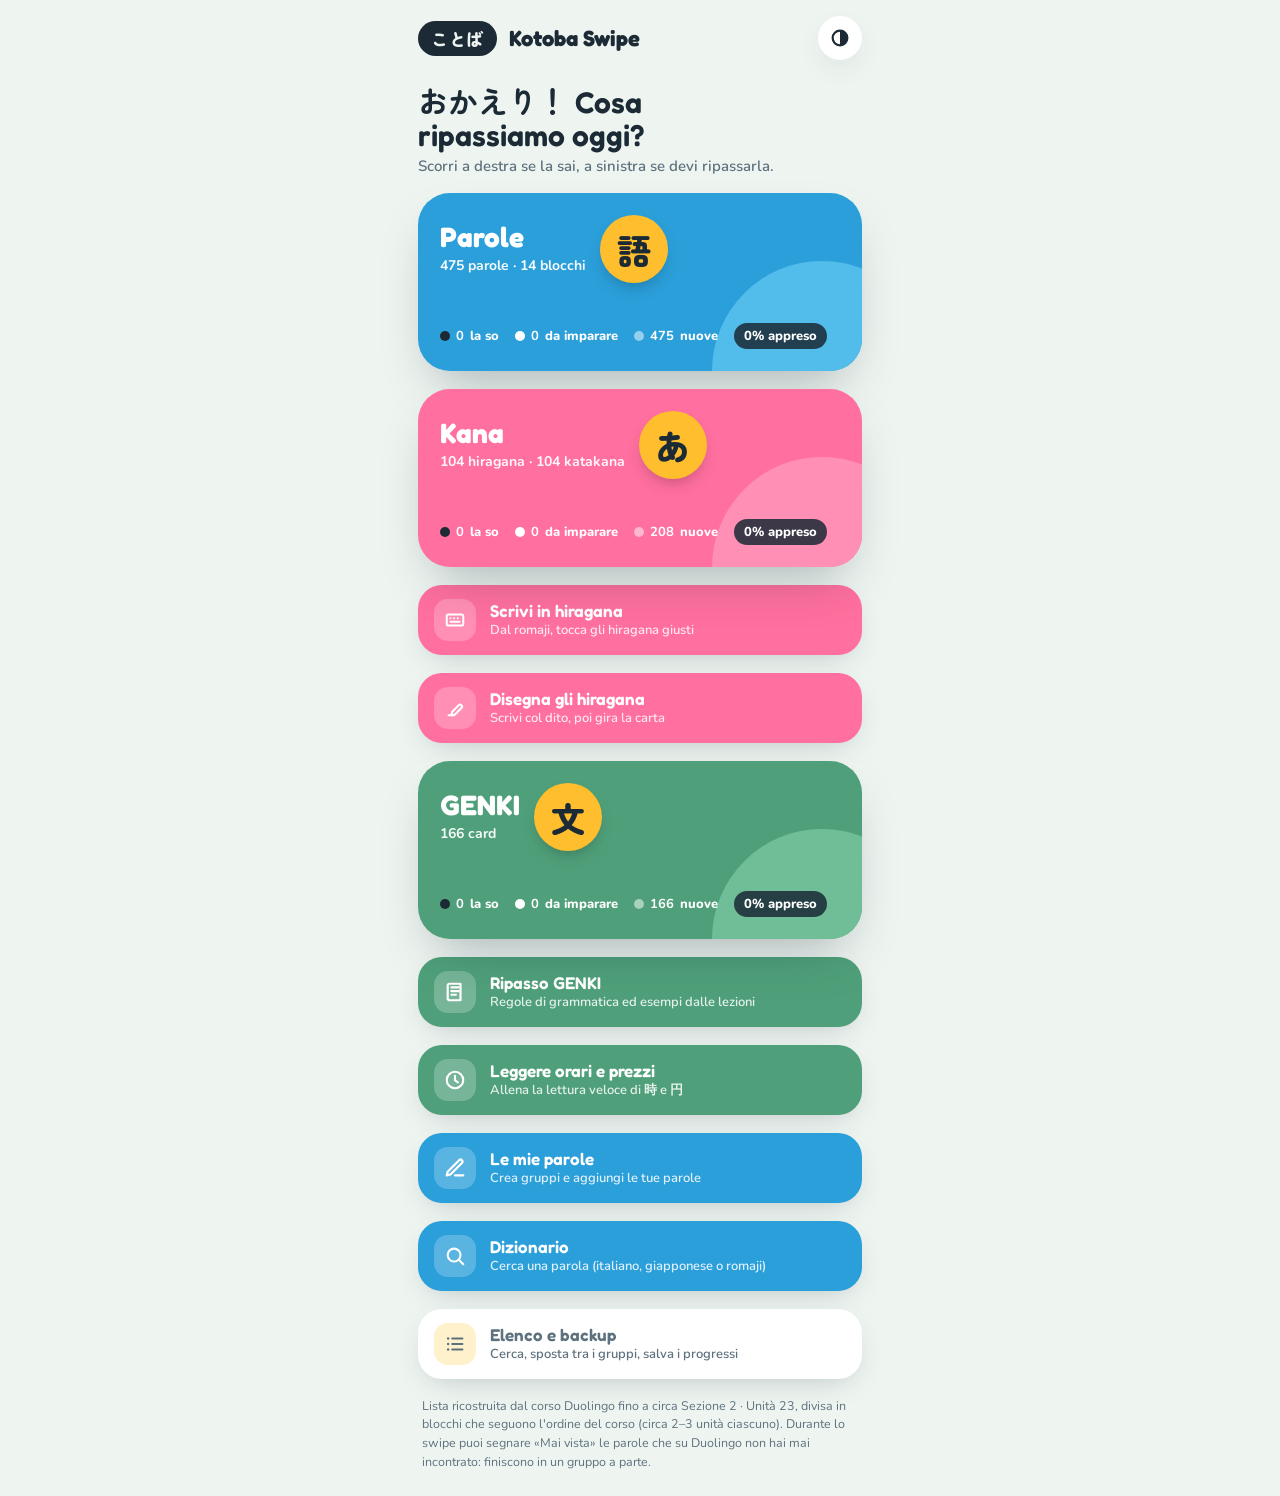
<file: kotoba/index.html>
<!doctype html>
<html lang="it">
<head>
<meta charset="utf-8">
<meta name="viewport" content="width=device-width, initial-scale=1, viewport-fit=cover">
<title>Kotoba Swipe</title>
<meta name="description" content="Flashcard da swipare per ripassare parole, kana e kanji giapponesi.">
<meta name="theme-color" content="#EEF5F1">
<meta name="mobile-web-app-capable" content="yes">
<meta name="apple-mobile-web-app-capable" content="yes">
<meta name="apple-mobile-web-app-status-bar-style" content="default">
<meta name="apple-mobile-web-app-title" content="Kotoba">
<link rel="manifest" href="manifest.webmanifest">
<link rel="icon" href="icon.svg" type="image/svg+xml">
<link rel="apple-touch-icon" href="icon-192.png">
<link rel="preconnect" href="https://fonts.googleapis.com">
<link rel="preconnect" href="https://fonts.gstatic.com" crossorigin>
<link rel="stylesheet" href="https://fonts.googleapis.com/css2?family=Fredoka:wght@500;600;700&family=Nunito:wght@500;600;700;800&family=Zen+Maru+Gothic:wght@500;700;900&display=swap">
<script>
  /* applica il tema salvato prima del primo paint */
  try{ const t=localStorage.getItem('kotoba-theme'); if(t==='light'||t==='dark') document.documentElement.dataset.theme=t; }catch(e){}
</script>
<style>
:root{
  color-scheme:light;
  --bg:#EEF5F1; --surface:#FFFFFF; --surface2:#F4F8F6; --ink:#1B2A35; --muted:#5E717E; --line:#DAE6E0;
  --known:#2FAE78; --known-soft:#D8F3E6; --learn:#FF6A45; --learn-soft:#FFE4DB;
  --new:#9FB0BC; --new-soft:#E8EEF2; --ramune:#2B9FDA; --ramune-soft:#DDF0FB;
  --sakura:#FF7EAE; --sakura-soft:#FFE3EE; --yuzu:#FFBE2E; --yuzu-soft:#FFF1CC; --yuzu-ink:#B87D00;
  --shadow:0 10px 30px -12px rgba(27,42,53,.28); --shadow-lg:0 24px 50px -18px rgba(27,42,53,.35);
  --jp:"Zen Maru Gothic","Hiragino Maru Gothic ProN","Yu Gothic",sans-serif;
  --display:"Fredoka","Nunito",system-ui,sans-serif;
  --body:"Nunito",system-ui,-apple-system,"Segoe UI",sans-serif;
}
@media (prefers-color-scheme: dark){
  :root:not([data-theme="light"]){
    color-scheme:dark;
    --bg:#0F171C; --surface:#1A252D; --surface2:#212E37; --ink:#EDF4F1; --muted:#9BB0BC; --line:#2A3A44;
    --known:#43C98E; --known-soft:#173A2C; --learn:#FF8261; --learn-soft:#43261E;
    --new:#7F93A0; --new-soft:#22313A; --ramune:#4CB6EC; --ramune-soft:#16334A;
    --sakura:#FF8DB8; --sakura-soft:#44222F; --yuzu:#FFCA4F; --yuzu-soft:#3E3317; --yuzu-ink:#FFCA4F;
    --shadow:0 10px 30px -12px rgba(0,0,0,.6); --shadow-lg:0 24px 50px -18px rgba(0,0,0,.7);
  }
}
:root[data-theme="dark"]{
  color-scheme:dark;
  --bg:#0F171C; --surface:#1A252D; --surface2:#212E37; --ink:#EDF4F1; --muted:#9BB0BC; --line:#2A3A44;
  --known:#43C98E; --known-soft:#173A2C; --learn:#FF8261; --learn-soft:#43261E;
  --new:#7F93A0; --new-soft:#22313A; --ramune:#4CB6EC; --ramune-soft:#16334A;
  --sakura:#FF8DB8; --sakura-soft:#44222F; --yuzu:#FFCA4F; --yuzu-soft:#3E3317; --yuzu-ink:#FFCA4F;
  --shadow:0 10px 30px -12px rgba(0,0,0,.6); --shadow-lg:0 24px 50px -18px rgba(0,0,0,.7);
}
*{box-sizing:border-box}
html,body{height:100%;margin:0}
body{background:var(--bg);color:var(--ink);font-family:var(--body);font-size:15px;-webkit-tap-highlight-color:transparent;overscroll-behavior:none;transition:background .25s,color .25s}
button{font:inherit;color:inherit;cursor:pointer;border:0;background:none;margin:0;padding:0}
button:focus-visible,input:focus-visible{outline:3px solid var(--ramune);outline-offset:2px}
[hidden]{display:none!important}
.app{max-width:480px;margin:0 auto;min-height:100%;min-height:100dvh;display:flex;flex-direction:column;
  padding-inline:max(18px, env(safe-area-inset-left)) max(18px, env(safe-area-inset-right));
  padding-block:max(14px, env(safe-area-inset-top)) max(24px, env(safe-area-inset-bottom))}
.screen{display:flex;flex-direction:column;gap:18px;flex:1}
.jp{font-family:var(--jp)}

/* ---------- top bar ---------- */
.bar{display:flex;align-items:center;gap:12px;min-height:48px}
.logo{font-family:var(--jp);font-weight:900;font-size:17px;line-height:1;background:var(--ink);color:var(--bg);padding:9px 13px;border-radius:999px;letter-spacing:.04em}
.bar h1{font-family:var(--display);font-weight:700;font-size:22px;margin:0;flex:1;min-width:0}
.icon-btn{width:44px;height:44px;border-radius:50%;background:var(--surface);display:inline-flex;align-items:center;justify-content:center;box-shadow:var(--shadow);flex:none}
.icon-btn svg{width:22px;height:22px;display:block}
.icon-btn:disabled{opacity:.35;cursor:default}

.hello{font-family:var(--display);font-size:30px;font-weight:600;line-height:1.1;margin:4px 0 0;text-wrap:balance}
.hello small{display:block;font-family:var(--body);font-size:15px;font-weight:600;color:var(--muted);margin-top:6px}

/* ---------- progress ring ---------- */
.ring{position:relative;width:var(--s,56px);height:var(--s,56px);flex:none;display:inline-flex;align-items:center;justify-content:center}
.ring svg{position:absolute;inset:0;width:100%;height:100%;transform:rotate(-90deg)}
.ring circle{fill:none;stroke-width:4}
.ring .trk{stroke:var(--line)}
.ring .val{stroke:var(--known);transition:stroke-dasharray .5s}
.ring b{position:relative;font-family:var(--display);font-weight:700;font-size:calc(var(--s,56px) * .27);line-height:1;font-variant-numeric:tabular-nums}

/* ---------- deck tiles ---------- */
.deck{position:relative;overflow:hidden;border-radius:32px;padding:22px;text-align:left;color:#fff;box-shadow:var(--shadow-lg);display:flex;flex-direction:column;gap:14px;transition:transform .2s}
.deck:active{transform:scale(.98)}
.deck.words{background:#2B9FDA}
.deck.kana{background:#FF6F9F}
.deck.genki{background:#4FA07A}
.deck .deco{position:absolute;border-radius:50%;pointer-events:none}
.deck.words .deco{width:220px;height:220px;right:-70px;bottom:-110px;background:#52BDEB}
.deck.kana .deco{width:220px;height:220px;right:-70px;bottom:-110px;background:#FF8FB5}
.deck.genki .deco{width:220px;height:220px;right:-70px;bottom:-110px;background:#6FBE98}
.deck .head{position:relative;display:flex;align-items:center;gap:14px}
.deck .head div{flex:1;min-width:0}
.deck h2{font-family:var(--display);font-size:28px;font-weight:700;margin:0;line-height:1.1}
.deck .head p{margin:4px 0 0;font-weight:700;font-size:14px;opacity:.95}
.badge{width:68px;height:68px;border-radius:50%;background:#FFBE2E;color:#1B2A35;display:inline-flex;align-items:center;justify-content:center;flex:none;font-family:var(--jp);font-weight:900;font-size:34px;line-height:1;box-shadow:0 8px 18px -8px rgba(0,0,0,.35)}
.badge span{display:block;transform:translateY(1px)}
.meter{position:relative;height:12px;border-radius:99px;background:rgba(255,255,255,.35);overflow:hidden;display:flex}
.meter span{height:100%}
.meter .k{background:#1B2A35}
.meter .l{background:#fff}
.legend{position:relative;display:flex;flex-wrap:wrap;gap:6px 16px;font-size:13px;font-weight:800}
.legend span{display:inline-flex;align-items:center;gap:6px}
.legend b{font-variant-numeric:tabular-nums}
.legend i{width:10px;height:10px;border-radius:50%;flex:none}
.legend .pct{margin-left:auto;background:rgba(27,42,53,.85);color:#fff;padding:4px 10px;border-radius:999px}
.dot-k{background:#1B2A35}.dot-l{background:#fff}.dot-n{background:rgba(255,255,255,.5)}

.row-btn{display:flex;align-items:center;gap:14px;background:var(--surface);border-radius:24px;padding:14px 16px;box-shadow:var(--shadow);text-align:left}
.row-btn .ic{width:42px;height:42px;border-radius:14px;background:var(--yuzu-soft);display:inline-flex;align-items:center;justify-content:center;flex:none}
.row-btn .ic svg{width:22px;height:22px;display:block}
.row-btn b{display:block;font-family:var(--display);font-size:17px;font-weight:600}
.row-btn span{font-size:13px;color:var(--muted);font-weight:600}
.row-btn.t-parole{background:#2B9FDA}
.row-btn.t-kana{background:#FF6F9F}
.row-btn.t-genki{background:#4FA07A}
.row-btn.t-parole b,.row-btn.t-kana b,.row-btn.t-genki b{color:#fff}
.row-btn.t-parole span,.row-btn.t-kana span,.row-btn.t-genki span{color:rgba(255,255,255,.85)}
.row-btn.t-parole .ic,.row-btn.t-kana .ic,.row-btn.t-genki .ic{background:rgba(255,255,255,.22);color:#fff}
#readFmtSeg{margin-top:8px}
#readFmtSeg button{font-size:13px}
.note{font-size:12.5px;color:var(--muted);line-height:1.5;margin:0;padding-inline:4px}

/* ---------- setup ---------- */
.label{font-size:12px;font-weight:800;letter-spacing:.08em;text-transform:uppercase;color:var(--muted);margin:0 0 -8px 4px}
.seg{display:flex;background:var(--surface);border-radius:999px;padding:5px;box-shadow:var(--shadow);gap:4px}
.seg button{flex:1;padding:10px 6px;border-radius:999px;font-weight:800;font-size:14px;color:var(--muted);transition:background .2s,color .2s}
.seg button[aria-pressed="true"]{background:var(--ink);color:var(--bg)}
.blocks{display:flex;flex-direction:column;background:var(--surface);border-radius:26px;box-shadow:var(--shadow);overflow:hidden}
.block{display:flex;align-items:center;gap:14px;padding:12px 16px;text-align:left;border-bottom:1px solid var(--line);transition:background .15s}
.block:last-child{border-bottom:0}
.block[aria-pressed="true"]{background:var(--ramune-soft)}
.block .txt{flex:1;min-width:0}
.block small{display:block;font-size:11px;font-weight:800;letter-spacing:.08em;text-transform:uppercase;color:var(--muted)}
.block b{display:block;font-family:var(--display);font-size:17px;font-weight:600;line-height:1.2}
.block .sub{display:block;font-size:12.5px;color:var(--muted);font-weight:700;margin-top:2px}
.check{width:26px;height:26px;border-radius:50%;border:2.5px solid var(--line);flex:none;display:inline-flex;align-items:center;justify-content:center;color:#fff}
.check svg{width:15px;height:15px;display:block;opacity:0}
.block[aria-pressed="true"] .check{background:var(--ramune);border-color:var(--ramune)}
.block[aria-pressed="true"] .check svg{opacity:1}
.summary{display:flex;align-items:center;gap:16px;background:var(--surface);border-radius:26px;padding:16px 18px;box-shadow:var(--shadow)}
.summary .txt b{display:block;font-family:var(--display);font-size:18px;font-weight:600}
.summary .txt span{font-size:13px;color:var(--muted);font-weight:700}
.groups{display:grid;grid-template-columns:1fr 1fr;gap:12px}
.group{border-radius:26px;padding:16px;text-align:left;border:3px solid transparent;box-shadow:var(--shadow);display:flex;flex-direction:column;gap:4px;min-height:108px;transition:transform .15s}
.group:active{transform:scale(.97)}
.group .n{font-family:var(--display);font-size:32px;font-weight:700;line-height:1;font-variant-numeric:tabular-nums}
.group b{font-family:var(--display);font-weight:600;font-size:16px}
.group span{font-size:12px;color:var(--muted);font-weight:700;line-height:1.3}
.group.g-l{background:var(--learn-soft)} .group.g-l .n{color:var(--learn)}
.group.g-n{background:var(--new-soft)} .group.g-n .n{color:var(--muted)}
.group.g-k{background:var(--known-soft)} .group.g-k .n{color:var(--known)}
.group.g-m{background:var(--yuzu-soft)} .group.g-m .n{color:var(--yuzu-ink)}
.group.g-x{background:var(--sakura-soft)} .group.g-x .n{color:var(--sakura)}
.group[aria-pressed="true"]{border-color:var(--ink)}
.start-wrap{position:sticky;bottom:0;margin-top:auto;padding-top:10px;padding-bottom:max(4px, env(safe-area-inset-bottom));background:linear-gradient(to top, var(--bg) 70%, transparent)}
.start{width:100%;background:var(--learn);color:#fff;border-radius:999px;padding:18px;font-family:var(--display);font-size:20px;font-weight:600;box-shadow:0 14px 28px -12px var(--learn)}
.start:disabled{background:var(--new);box-shadow:none;cursor:default}

/* ---------- study ---------- */
.progress{flex:1;display:flex;flex-direction:column;gap:6px;align-items:center}
.progress b{font-family:var(--display);font-size:15px;font-weight:600;font-variant-numeric:tabular-nums}
.pbar{width:100%;height:8px;border-radius:99px;background:var(--line);overflow:hidden}
.pbar span{display:block;height:100%;background:var(--ramune);border-radius:99px;transition:width .3s}
.stage{position:relative;flex:1;min-height:340px}
.card-wrap{position:absolute;inset:6px 4px;touch-action:none;user-select:none;-webkit-user-select:none;cursor:grab}
.card-wrap.behind{transform:scale(.93) translateY(18px);opacity:.7;pointer-events:none;cursor:default}
.card-wrap.fly{transition:transform .35s ease-in,opacity .35s}
.card-wrap.snap{transition:transform .3s cubic-bezier(.3,1.4,.5,1)}
.card{position:relative;width:100%;height:100%;transform-style:preserve-3d;transition:transform .5s cubic-bezier(.4,1.3,.5,1)}
.card.flipped{transform:rotateY(180deg)}
.face{position:absolute;inset:0;border-radius:36px;background:var(--surface);box-shadow:var(--shadow-lg);backface-visibility:hidden;-webkit-backface-visibility:hidden;overflow:hidden;display:flex;flex-direction:column;padding:22px}
.face.back{transform:rotateY(180deg)}
.face .deco{position:absolute;border-radius:50%;pointer-events:none}
.face .top{display:flex;justify-content:space-between;align-items:center;gap:8px;position:relative;z-index:1}
.tag{font-size:12px;font-weight:800;padding:6px 12px;border-radius:999px;background:var(--surface2);border:2px solid var(--line);white-space:nowrap;overflow:hidden;text-overflow:ellipsis;min-width:0}
.status-tag{display:inline-flex;align-items:center;justify-content:center;font-size:11px;font-weight:800;padding:6px 10px;border-radius:999px;text-transform:uppercase;letter-spacing:.06em;line-height:1;white-space:nowrap;flex:none}
.st-n{background:var(--new-soft);color:var(--muted)} .st-l{background:var(--learn-soft);color:var(--learn)} .st-k{background:var(--known-soft);color:var(--known)} .st-h{background:var(--sakura-soft);color:var(--sakura)}
.face .main{flex:1;display:flex;flex-direction:column;align-items:center;justify-content:center;text-align:center;gap:10px;position:relative;z-index:1;min-height:0}
.big{font-family:var(--jp);font-weight:700;line-height:1.15;overflow-wrap:anywhere}
.big.it{font-family:var(--display);font-weight:600}
.hint{font-size:12px;font-weight:700;color:var(--muted);text-align:center;position:relative;z-index:1}
.reading{font-family:var(--jp);font-size:22px;font-weight:700;color:var(--muted)}
.romaji{font-family:var(--display);font-size:18px;font-weight:600;color:var(--ramune);letter-spacing:.03em}
.meaning{font-family:var(--display);font-size:28px;font-weight:600;line-height:1.2;text-wrap:balance}
.kv{display:grid;grid-template-columns:auto 1fr;gap:6px 12px;text-align:left;margin:0;align-items:baseline}
.kv dt{font-size:11px;font-weight:800;letter-spacing:.08em;text-transform:uppercase;color:var(--muted)}
.kv dd{margin:0;font-family:var(--jp);font-weight:700;font-size:18px}
.examples{display:flex;flex-wrap:wrap;gap:6px;justify-content:center;max-width:100%}
.examples span{background:var(--surface2);border:2px solid var(--line);border-radius:14px;padding:5px 10px;font-size:13px;font-weight:700}
.examples span .jp{font-size:15px;margin-right:4px}
.stamp{position:absolute;top:26px;z-index:3;font-family:var(--display);font-weight:700;font-size:22px;line-height:1;padding:8px 14px;border-radius:16px;border:4px solid;opacity:0;pointer-events:none;background:var(--surface)}
.stamp.yes{left:22px;color:var(--known);border-color:var(--known);transform:rotate(-12deg)}
.stamp.no{right:22px;color:var(--learn);border-color:var(--learn);transform:rotate(12deg)}
.stamp.unseen{left:50%;transform:translateX(-50%) rotate(-4deg);color:var(--sakura);border-color:var(--sakura)}
.unseen-btn{display:flex;align-items:center;justify-content:center;gap:9px;margin:12px auto 0;background:var(--sakura-soft);color:var(--sakura);border-radius:999px;padding:11px 18px;font-weight:800;font-size:14px}
.unseen-btn svg{width:18px;height:18px;display:block;flex:none}
.unseen-btn:active{transform:scale(.96)}
.actions{display:flex;justify-content:center;align-items:center;gap:22px}
.act{border-radius:50%;display:inline-flex;align-items:center;justify-content:center;box-shadow:var(--shadow);transition:transform .15s;flex:none}
.act:active{transform:scale(.9)}
.act.no{width:72px;height:72px;background:var(--learn);color:#fff}
.act.yes{width:72px;height:72px;background:var(--known);color:#fff}
.act.flip{width:54px;height:54px;background:var(--surface);color:var(--ink)}
.act.util{width:64px;height:64px;background:var(--surface);color:var(--ink)}
.act.util:disabled{opacity:.3;box-shadow:none}
.act.ro{font-family:var(--display);font-weight:800;font-size:27px;line-height:1}
.act svg{width:30px;height:30px;display:block}.act.flip svg{width:24px;height:24px}
.swipe-hint{display:flex;justify-content:space-between;font-size:12px;font-weight:800;color:var(--muted);padding-inline:8px}
.swipe-hint .l{color:var(--learn)}.swipe-hint .r{color:var(--known)}

/* ---------- done ---------- */
.done{align-items:center;text-align:center;justify-content:center}
.burst{width:150px;height:150px;border-radius:50%;background:var(--yuzu);color:#1B2A35;display:inline-flex;align-items:center;justify-content:center;box-shadow:var(--shadow-lg);font-family:var(--jp);font-weight:900;font-size:46px;line-height:1}
.done h2{font-family:var(--display);font-size:30px;margin:0}
.tally{display:flex;gap:12px;width:100%}
.tally div{flex:1;border-radius:24px;padding:16px}
.tally .n{font-family:var(--display);font-size:36px;font-weight:700;font-variant-numeric:tabular-nums}
.tally span{display:block;font-size:13px;font-weight:700}
.tally .tk{background:var(--known-soft)} .tally .tk .n{color:var(--known)}
.tally .tl{background:var(--learn-soft)} .tally .tl .n{color:var(--learn)}
.btn-row{display:flex;flex-direction:column;gap:10px;width:100%}
.btn{border-radius:999px;padding:16px;font-family:var(--display);font-size:18px;font-weight:600;background:var(--surface);box-shadow:var(--shadow)}
.btn.primary{background:var(--learn);color:#fff}

/* ---------- list ---------- */
.search{width:100%;border-radius:999px;border:2px solid var(--line);background:var(--surface);padding:13px 18px;font:inherit;font-weight:600;color:var(--ink)}
.list{display:flex;flex-direction:column;background:var(--surface);border-radius:26px;box-shadow:var(--shadow);overflow:hidden}
.item{display:flex;align-items:center;gap:12px;padding:12px 16px;border-bottom:1px solid var(--line)}
.item:last-child{border-bottom:0}
.item .w{flex:1;min-width:0}
.item .w .jp{font-size:19px;font-weight:700}
.item .w small{display:block;font-size:13px;color:var(--muted);font-weight:600;white-space:nowrap;overflow:hidden;text-overflow:ellipsis}
.item .status-tag{min-width:96px}
.tools{display:grid;grid-template-columns:1fr 1fr;gap:10px}
.tool{border-radius:20px;background:var(--surface);box-shadow:var(--shadow);padding:13px 10px;font-weight:800;font-size:14px;display:inline-flex;align-items:center;justify-content:center;gap:8px}
.tool svg{width:18px;height:18px;display:block}
.tool.danger{grid-column:1 / -1;color:var(--learn);box-shadow:none;background:transparent;border:2px dashed var(--learn-soft)}
.empty{padding:28px;text-align:center;color:var(--muted);font-weight:700}
.toast{position:fixed;left:50%;bottom:max(24px, env(safe-area-inset-bottom));transform:translate(-50%,20px);background:var(--ink);color:var(--bg);padding:12px 18px;border-radius:999px;font-weight:800;font-size:14px;opacity:0;pointer-events:none;transition:opacity .25s,transform .25s;z-index:10;max-width:calc(100% - 32px);text-align:center}
.toast.show{opacity:1;transform:translate(-50%,0)}

/* ---------- editor: le mie parole ---------- */
.mini-add{background:var(--ink);color:var(--bg);border-radius:999px;padding:9px 15px;font-family:var(--display);font-weight:600;font-size:14px;flex:none}
.card-list{display:flex;flex-direction:column;background:var(--surface);border-radius:22px;box-shadow:var(--shadow);overflow:hidden}
.crow{display:flex;align-items:center;gap:12px;padding:12px 14px;border-bottom:1px solid var(--line)}
.crow:last-child{border-bottom:0}
.crow .w{flex:1;min-width:0}
.crow .w b{display:block;font-family:var(--display);font-size:16px;font-weight:600;line-height:1.2}
.crow .w small{display:block;font-size:12.5px;color:var(--muted);font-weight:600;white-space:nowrap;overflow:hidden;text-overflow:ellipsis}
.crow .w .jp{font-size:19px;font-weight:700}
.rid{width:38px;height:38px;border-radius:12px;background:var(--yuzu-soft);color:var(--yuzu-ink);display:inline-flex;align-items:center;justify-content:center;flex:none}
.rid svg{width:19px;height:19px;display:block}
.mini-btn{width:38px;height:38px;border-radius:12px;background:var(--surface2);display:inline-flex;align-items:center;justify-content:center;flex:none}
.mini-btn svg{width:18px;height:18px;display:block}
.mini-btn.danger{color:var(--learn)}
.cards-empty{padding:22px;text-align:center;color:var(--muted);font-weight:700;background:var(--surface);border-radius:22px;box-shadow:var(--shadow)}
/* modale form */
.mdl{position:fixed;inset:0;z-index:50;background:rgba(15,23,28,.55);display:flex;align-items:flex-end;justify-content:center}
.mdl-box{width:100%;max-width:480px;background:var(--surface);border-radius:28px 28px 0 0;box-shadow:var(--shadow-lg);padding:22px;max-height:92vh;overflow:auto;padding-bottom:max(22px,env(safe-area-inset-bottom))}
@media(min-width:520px){.mdl{align-items:center}.mdl-box{border-radius:28px}}
.mdl-box h2{font-family:var(--display);font-size:22px;margin:0 0 16px}
.field{margin-bottom:14px}
.field label{display:block;font-size:12px;font-weight:800;letter-spacing:.06em;text-transform:uppercase;color:var(--muted);margin:0 0 6px 4px}
.field input,.field select{width:100%;border-radius:16px;border:2px solid var(--line);background:var(--surface2);padding:13px 15px;font:inherit;font-weight:600;color:var(--ink)}
.field input:focus,.field select:focus{border-color:var(--ramune);outline:none}
.field .hintline{font-size:12px;color:var(--muted);font-weight:600;margin:6px 0 0 4px}
.mdl-actions{display:flex;gap:10px;margin-top:20px}
.mdl-actions .btn{flex:1;padding:14px}
.mdl-actions .btn.del{flex:none;color:var(--learn);background:var(--learn-soft);box-shadow:none}

/* ---------- canzoni ---------- */
.yt-wrap{position:relative;width:100%;aspect-ratio:16/9;border-radius:20px;overflow:hidden;background:#000;box-shadow:var(--shadow);flex:none}
.yt-wrap iframe,.yt-wrap>div{position:absolute;inset:0;width:100%;height:100%;border:0}
.yt-empty{position:absolute;inset:0;display:flex;align-items:center;justify-content:center;text-align:center;color:#cdd;font-weight:700;font-size:14px;padding:20px}
.ly-toggles{display:flex;gap:8px;flex-wrap:wrap;align-items:center}
.ly-toggles button{border-radius:999px;background:var(--surface);box-shadow:var(--shadow);padding:8px 13px;font-weight:800;font-size:13px;color:var(--muted)}
.ly-toggles button.on{background:var(--ink);color:var(--bg)}
.ly-toggles .jp{font-family:var(--jp)}
.ly-toggles #syncToggle{margin-left:auto;background:var(--yuzu-soft);color:var(--yuzu-ink);box-shadow:none}
.ly-toggles #syncToggle.on{background:var(--learn);color:#fff}
.sync-hint{font-size:12.5px;color:var(--muted);font-weight:700;background:var(--yuzu-soft);color:var(--yuzu-ink);border-radius:14px;padding:10px 12px}
.lyrics{flex:1;overflow-y:auto;display:flex;flex-direction:column;gap:12px;padding:6px 2px 45vh;-webkit-overflow-scrolling:touch}
.lyr{opacity:.45;transition:opacity .3s;cursor:pointer;border-radius:14px;padding:6px 8px}
.lyr.active{opacity:1}
.lyrics.sync .lyr{opacity:.9;background:var(--surface2)}
.ly-jp{font-family:var(--jp);font-weight:700;font-size:21px;line-height:1.55}
.ly-jp.words .tok{margin-right:.28em}
.lyr.active .ly-jp{font-size:23px}
.ly-ro{font-family:var(--display);font-size:15px;color:var(--ramune);font-weight:600;margin-top:2px}
.ly-it{font-size:14px;color:var(--muted);font-weight:600;margin-top:2px}
.lyrics:not(.show-jp) .ly-jp{display:none}
.lyrics:not(.show-ro) .ly-ro{display:none}
.lyrics:not(.show-it) .ly-it{display:none}
.tok{display:inline-block;transition:transform .12s ease, color .12s;transform-origin:center bottom}
.lyr.active .tok.done{color:var(--ramune)}
.lyr.active .tok.on{color:var(--learn);transform:scale(1.28);font-weight:900}
.ly-time{display:none;font-size:11px;font-weight:800;color:var(--yuzu-ink);background:var(--yuzu-soft);border-radius:999px;padding:2px 8px;margin-right:8px;vertical-align:middle}
.lyrics.sync .ly-time{display:inline-block}

/* ---------- sincronizzazione ---------- */
.sync-help{background:var(--surface);border-radius:16px;box-shadow:var(--shadow);padding:2px 14px;margin-bottom:6px}
.sync-help summary{cursor:pointer;font-weight:800;font-size:13.5px;padding:11px 0;color:var(--ramune);list-style:none}
.sync-help summary::-webkit-details-marker{display:none}
.sync-help ol{margin:0 0 10px}
.sync-help code{display:block;white-space:pre-wrap;word-break:break-all;background:var(--surface2);border-radius:10px;padding:8px 10px;font-size:12px;margin-top:6px;font-weight:700}
.synctoggle{display:flex;align-items:center;gap:10px;font-weight:800;font-size:14px;color:var(--ink);padding:8px 4px}
.synctoggle input{width:22px;height:22px;accent-color:var(--ramune)}

/* ---------- frase del giorno ---------- */
.phrase-card{background:var(--surface);border-radius:26px;box-shadow:var(--shadow-lg);padding:22px;display:flex;flex-direction:column;gap:11px}
.ph-jp{font-family:var(--jp);font-weight:700;font-size:26px;line-height:1.5}
.ph-reading{font-family:var(--jp);font-size:16px;color:var(--muted);font-weight:700}
.ph-romaji{font-family:var(--display);font-size:16px;color:var(--ramune);font-weight:600}
.ph-it{font-size:17px;font-weight:700;line-height:1.4}
.ph-note{font-size:13.5px;color:var(--muted);font-weight:600;background:var(--surface2);border-radius:14px;padding:11px 13px;line-height:1.5}
.ph-words{display:flex;flex-wrap:wrap;gap:6px}
.ph-words span{background:var(--yuzu-soft);color:var(--yuzu-ink);border-radius:999px;padding:5px 11px;font-size:14px;font-weight:800;font-family:var(--jp)}
.ph-date{font-size:12px;color:var(--muted);font-weight:700;margin-top:2px}
.ph-empty{background:var(--surface);border-radius:26px;box-shadow:var(--shadow);padding:30px 22px;text-align:center;color:var(--muted);font-weight:700;display:flex;flex-direction:column;gap:16px;align-items:center;line-height:1.5}
.ph-gen{background:var(--learn);color:#fff;border-radius:999px;padding:14px 22px;font-family:var(--display);font-size:17px;font-weight:600;box-shadow:0 12px 24px -12px var(--learn)}
.ph-spin{width:42px;height:42px;border-radius:50%;border:4px solid var(--line);border-top-color:var(--ramune);animation:spin 1s linear infinite}
@keyframes spin{to{transform:rotate(360deg)}}

/* ---------- ripasso lezioni ---------- */
.gp{background:var(--surface);border-radius:22px;box-shadow:var(--shadow);padding:18px;margin-bottom:12px;display:flex;flex-direction:column;gap:9px}
.gp-top{display:flex;align-items:baseline;gap:10px;flex-wrap:wrap}
.gp-pat{font-family:var(--jp);font-weight:700;font-size:22px;color:var(--ramune)}
.gp-pat-ro{font-family:var(--display);font-weight:600;font-size:14px;color:var(--ramune);opacity:.85}
.gp-mean{font-weight:800;font-size:14px;color:var(--muted)}
.gp-struct{font-size:13.5px;font-weight:700;background:var(--surface2);border-radius:12px;padding:8px 12px}
.gp-ex{border-left:3px solid var(--ramune);padding-left:12px;display:flex;flex-direction:column;gap:2px}
.gp-jp{font-family:var(--jp);font-weight:700;font-size:19px;line-height:1.5}
.gp-ro{font-family:var(--display);font-size:14px;color:var(--ramune);font-weight:600}
.gp-it{font-size:14px;color:var(--muted);font-weight:600}
.gp-note{font-size:13px;color:var(--muted);font-weight:600;background:var(--surface2);border-radius:12px;padding:9px 12px;line-height:1.5}
.lvocab{display:flex;flex-direction:column;gap:7px;background:var(--surface);border-radius:18px;box-shadow:var(--shadow);padding:13px 15px}
.lvocab span{font-size:14px;font-weight:600;color:var(--muted)}
.lvocab b{font-family:var(--jp);font-weight:700;color:var(--ink);margin-right:8px;font-size:16px}
.lvocab .lv-ro{font-family:var(--display);font-style:normal;color:var(--ramune);font-weight:600;margin-right:8px}
.chev{color:var(--muted);font-size:22px;font-weight:700;flex:none}

/* ---------- scrivi in hiragana ---------- */
.hb-count{margin-left:auto;font-family:var(--display);font-weight:700;font-size:15px;color:var(--muted)}
.hb-prompt{display:flex;flex-direction:column;gap:3px;align-items:center;text-align:center;margin:8px 0 18px}
.hb-ro{font-family:var(--display);font-size:30px;font-weight:600;color:var(--ink);letter-spacing:.5px}
.hb-it{font-size:15px;font-weight:600;color:var(--muted)}
.hb-slots{display:flex;gap:7px;flex-wrap:wrap;justify-content:center;min-height:54px;margin-bottom:14px}
.hb-slot{width:46px;height:54px;border-radius:13px;border:2px dashed var(--line);background:transparent;font-family:var(--jp);font-size:26px;font-weight:700;color:var(--ink);display:flex;align-items:center;justify-content:center;cursor:pointer;padding:0}
.hb-slot.filled{border-style:solid;border-color:var(--ramune);background:var(--surface)}
.hb-slot.ok{border-style:solid;border-color:var(--known);background:var(--known-soft)}
.hb-slot.bad{border-style:solid;border-color:var(--sakura);background:var(--sakura-soft)}
.hb-gap{width:16px;height:54px}
.hb-bank{display:flex;gap:9px;flex-wrap:wrap;justify-content:center;margin-top:4px}
.hb-tile{min-width:50px;height:58px;padding:0 10px;border-radius:15px;border:none;background:var(--surface);box-shadow:var(--shadow);font-family:var(--jp);font-size:28px;font-weight:700;color:var(--ink);cursor:pointer;transition:transform .08s}
.hb-tile:active{transform:translateY(2px)}
.hb-tile.used{visibility:hidden}
.hb-jp{font-family:var(--jp);font-size:34px;font-weight:700;color:var(--ink);display:block}
.hb-slot.hb-slot-ro{width:auto;min-width:50px;padding:0 8px;font-family:var(--display);font-size:19px}
.hb-tile.hb-tile-ro{font-family:var(--display);font-size:19px;min-width:52px}
.ro-tgl{font-family:var(--display);font-weight:800;font-size:15px}
.ro-tgl[aria-pressed="false"]{opacity:.45;text-decoration:line-through}
#study.hide-ro .w-ro{display:none}
.hb-result{text-align:center;font-weight:800;font-size:15px;border-radius:14px;padding:10px 14px;margin-bottom:12px}
.hb-result.ok{background:var(--known-soft);color:var(--known)}
.hb-result.bad{background:var(--sakura-soft);color:var(--sakura)}

/* ---------- disegna gli hiragana ---------- */
.draw-flip{perspective:1200px;margin-top:6px}
.draw-card{position:relative;height:116px;transform-style:preserve-3d;transition:transform .5s;cursor:pointer}
.draw-card.flipped{transform:rotateY(180deg)}
.draw-face{position:absolute;inset:0;display:flex;align-items:center;justify-content:center;border-radius:22px;background:var(--surface);box-shadow:var(--shadow);backface-visibility:hidden;text-align:center}
.draw-front b{display:block;font-family:var(--display);font-size:38px;font-weight:600;color:var(--ink)}
.df-lab{font-size:11px;font-weight:800;color:var(--muted);text-transform:uppercase;letter-spacing:.09em}
.draw-back{transform:rotateY(180deg)}
.draw-back b{font-family:var(--jp);font-size:74px;font-weight:700;color:var(--ramune)}
.draw-pad{display:block;width:100%;aspect-ratio:1/1;max-height:340px;margin:12px auto 0;background:var(--surface);border-radius:22px;box-shadow:var(--shadow);touch-action:none;cursor:crosshair}

/* ---------- leggere orari / prezzi ---------- */
.read-flip{perspective:1200px;margin-top:10px}
.read-card{position:relative;height:150px;transform-style:preserve-3d;transition:transform .5s;cursor:pointer}
.read-card.flipped{transform:rotateY(180deg)}
.read-face{position:absolute;inset:0;display:flex;align-items:center;justify-content:center;border-radius:22px;background:var(--surface);box-shadow:var(--shadow);backface-visibility:hidden;text-align:center;padding:10px}
.read-back{transform:rotateY(180deg)}
.read-front{font-family:var(--jp);font-size:46px;font-weight:700;color:var(--ink);line-height:1.15;display:block}
.read-kana{font-family:var(--jp);font-size:34px;font-weight:700;color:var(--ramune);display:block;line-height:1.2}
.read-mean{font-size:15px;font-weight:700;color:var(--muted);display:block;margin-top:8px}

/* ---------- dizionario ---------- */
.dict-bar{display:flex;gap:8px;align-items:center;margin-bottom:10px}
#dictInput{flex:1;min-width:0;padding:12px 14px;border-radius:14px;border:1.5px solid var(--line);background:var(--surface);color:var(--ink);font-size:15px;font-weight:600;font-family:inherit;outline:none}
#dictInput:focus{border-color:var(--ramune)}
#dictKbdToggle{flex:none;font-family:var(--jp);font-size:20px}
.dict-kbd{display:flex;flex-direction:column;gap:5px;margin-bottom:12px}
.kbd-row{display:flex;gap:5px;justify-content:center}
.kbd-k{flex:1;min-width:0;padding:9px 2px;border:none;border-radius:10px;background:var(--surface);box-shadow:var(--shadow);font-family:var(--jp);font-size:17px;font-weight:700;color:var(--ink);cursor:pointer}
.kbd-k.wide{flex:3}
.dict-src{font-size:11px;font-weight:800;color:var(--muted);flex:none;align-self:center;white-space:nowrap}

@media (prefers-reduced-motion: reduce){*{transition:none!important;animation:none!important}}
</style>
</head>
<body>
<div class="app">

  <!-- HOME -->
  <section class="screen" id="home">
    <div class="bar">
      <span class="logo">ことば</span>
      <h1>Kotoba Swipe</h1>
      <button class="icon-btn" id="themeBtn" aria-label="Tema"></button>
    </div>
    <p class="hello"><span class="jp">おかえり！</span> Cosa ripassiamo oggi?
      <small>Scorri a destra se la sai, a sinistra se devi ripassarla.</small></p>
    <button class="deck words" id="deckWords">
      <span class="deco"></span>
      <div class="head"><div><h2>Parole</h2><p id="wordsSub"></p></div><span class="badge"><span>語</span></span></div>
      <div class="meter" id="wordsMeter"></div>
      <div class="legend" id="wordsLegend"></div>
    </button>
    <button class="deck kana" id="deckKana">
      <span class="deco"></span>
      <div class="head"><div><h2>Kana</h2><p id="kanaSub"></p></div><span class="badge"><span>あ</span></span></div>
      <div class="meter" id="kanaMeter"></div>
      <div class="legend" id="kanaLegend"></div>
    </button>
    <button class="row-btn t-kana" id="openBuild">
      <span class="ic"><svg viewBox="0 0 24 24" fill="none" stroke="currentColor" stroke-width="2.2" stroke-linecap="round" stroke-linejoin="round"><rect x="3" y="6" width="18" height="12" rx="2"/><path d="M7 10h.01M11 10h.01M15 10h.01M7 14h10"/></svg></span>
      <span><b>Scrivi in hiragana</b><span>Dal romaji, tocca gli hiragana giusti</span></span>
    </button>
    <button class="row-btn t-kana" id="openDraw">
      <span class="ic"><svg viewBox="0 0 24 24" fill="none" stroke="currentColor" stroke-width="2.2" stroke-linecap="round" stroke-linejoin="round"><path d="M12 19l7-7a2.1 2.1 0 0 0-3-3l-7 7-1 4z"/><path d="M5 20h6"/></svg></span>
      <span><b>Disegna gli hiragana</b><span>Scrivi col dito, poi gira la carta</span></span>
    </button>
    <button class="deck genki" id="deckGenki">
      <span class="deco"></span>
      <div class="head"><div><h2>GENKI</h2><p id="genkiSub"></p></div><span class="badge"><span>文</span></span></div>
      <div class="meter" id="genkiMeter"></div>
      <div class="legend" id="genkiLegend"></div>
    </button>
    <button class="row-btn t-genki" id="openRipasso">
      <span class="ic"><svg viewBox="0 0 24 24" fill="none" stroke="currentColor" stroke-width="2.4" stroke-linecap="round" stroke-linejoin="round"><path d="M4 19.5V5a2 2 0 0 1 2-2h12v18H6a2 2 0 0 1-2-2z"/><path d="M8 7h8M8 11h8M8 15h5"/></svg></span>
      <span><b>Ripasso GENKI</b><span>Regole di grammatica ed esempi dalle lezioni</span></span>
    </button>
    <button class="row-btn t-genki" id="openReading">
      <span class="ic"><svg viewBox="0 0 24 24" fill="none" stroke="currentColor" stroke-width="2.3" stroke-linecap="round" stroke-linejoin="round"><circle cx="12" cy="12" r="9"/><path d="M12 7.5v5l3.2 2"/></svg></span>
      <span><b>Leggere orari e prezzi</b><span>Allena la lettura veloce di 時 e 円</span></span>
    </button>
    <button class="row-btn t-parole" id="openCards">
      <span class="ic"><svg viewBox="0 0 24 24" fill="none" stroke="currentColor" stroke-width="2.4" stroke-linecap="round" stroke-linejoin="round"><path d="M12 20h9"/><path d="M16.5 3.5a2.1 2.1 0 0 1 3 3L7 19l-4 1 1-4z"/></svg></span>
      <span><b>Le mie parole</b><span>Crea gruppi e aggiungi le tue parole</span></span>
    </button>
    <button class="row-btn t-parole" id="openDict">
      <span class="ic"><svg viewBox="0 0 24 24" fill="none" stroke="currentColor" stroke-width="2.3" stroke-linecap="round" stroke-linejoin="round"><circle cx="11" cy="11" r="7"/><path d="M21 21l-4.3-4.3"/></svg></span>
      <span><b>Dizionario</b><span>Cerca una parola (italiano, giapponese o romaji)</span></span>
    </button>
    <button class="row-btn" id="openList">
      <span class="ic"><svg viewBox="0 0 24 24" fill="none" stroke="currentColor" stroke-width="2.4" stroke-linecap="round"><path d="M9 6h11M9 12h11M9 18h11"/><circle cx="4.5" cy="6" r="1.3" fill="currentColor" stroke="none"/><circle cx="4.5" cy="12" r="1.3" fill="currentColor" stroke="none"/><circle cx="4.5" cy="18" r="1.3" fill="currentColor" stroke="none"/></svg></span>
      <span><b>Elenco e backup</b><span>Cerca, sposta tra i gruppi, salva i progressi</span></span>
    </button>
    <p class="note">Lista ricostruita dal corso Duolingo fino a circa Sezione 2 · Unità 23, divisa in blocchi che seguono l'ordine del corso (circa 2–3 unità ciascuno). Durante lo swipe puoi segnare «Mai vista» le parole che su Duolingo non hai mai incontrato: finiscono in un gruppo a parte.</p>
  </section>

  <!-- SETUP -->
  <section class="screen" id="setup" hidden>
    <div class="bar">
      <button class="icon-btn" id="setupBack" aria-label="Indietro"><svg viewBox="0 0 24 24" fill="none" stroke="currentColor" stroke-width="2.6" stroke-linecap="round" stroke-linejoin="round"><path d="M15 5l-7 7 7 7"/></svg></button>
      <h1 id="setupTitle">Parole</h1>
    </div>
    <div class="seg" id="kkSeg" hidden>
      <button data-kk="h">Hiragana</button><button data-kk="k">Katakana</button>
    </div>
    <div class="summary" id="summary"></div>
    <p class="label" id="blocksLabel">Blocchi</p>
    <div class="blocks" id="blocks"></div>
    <p class="label">Gruppo</p>
    <div class="groups" id="groups"></div>
    <p class="label">Mostra prima</p>
    <div class="seg" id="dirSeg"></div>
    <p class="label">Quante carte</p>
    <div class="seg" id="lenSeg">
      <button data-len="10">10</button><button data-len="20">20</button><button data-len="40">40</button><button data-len="0">Tutte</button>
    </div>
    <div class="start-wrap"><button class="start" id="startBtn">Inizia</button></div>
  </section>

  <!-- STUDY -->
  <section class="screen" id="study" hidden>
    <div class="bar">
      <button class="icon-btn" id="studyClose" aria-label="Chiudi sessione"><svg viewBox="0 0 24 24" fill="none" stroke="currentColor" stroke-width="2.6" stroke-linecap="round"><path d="M6 6l12 12M18 6L6 18"/></svg></button>
      <div class="progress"><b id="progText">1 / 20</b><div class="pbar"><span id="progBar"></span></div></div>
    </div>
    <div class="stage" id="stage"></div>
    <div class="swipe-hint"><span class="l">← Da ripassare</span><span class="r">La so →</span></div>
    <div class="actions">
      <button class="act util" id="undoBtn" aria-label="Annulla ultima scelta"><svg viewBox="0 0 24 24" fill="none" stroke="currentColor" stroke-width="2.6" stroke-linecap="round" stroke-linejoin="round"><path d="M9 14L4 9l5-5"/><path d="M4 9h10a6 6 0 010 12h-3"/></svg></button>
      <button class="act flip" id="btnFlip" aria-label="Gira la carta"><svg viewBox="0 0 24 24" fill="none" stroke="currentColor" stroke-width="2.5" stroke-linecap="round" stroke-linejoin="round"><path d="M4 12a8 8 0 0 1 13.7-5.6L20 8.7"/><path d="M20 4v4.7h-4.7"/><path d="M20 12a8 8 0 0 1-13.7 5.6L4 15.3"/><path d="M4 20v-4.7h4.7"/></svg></button>
      <button class="act util ro ro-tgl" id="btnRomaji" aria-label="Mostra o nascondi il romaji" aria-pressed="true">R</button>
    </div>
    <button class="unseen-btn" id="btnUnseen" aria-label="Segna come mai vista su Duolingo"><svg viewBox="0 0 24 24" fill="none" stroke="currentColor" stroke-width="2.2" stroke-linecap="round" stroke-linejoin="round"><path d="M2 12s3.5-7 10-7 10 7 10 7-3.5 7-10 7a11 11 0 0 1-5-1.2"/><circle cx="12" cy="12" r="2.5"/><path d="M3 3l18 18"/></svg>Mai vista su Duolingo</button>
  </section>

  <!-- DONE -->
  <section class="screen done" id="done" hidden>
    <div class="burst">やった</div>
    <h2>Sessione finita!</h2>
    <div class="tally">
      <div class="tk"><div class="n" id="tKnown">0</div><span>La so</span></div>
      <div class="tl"><div class="n" id="tLearn">0</div><span>Da ripassare</span></div>
    </div>
    <div class="btn-row">
      <button class="btn primary" id="againWrong">Ripassa quelle sbagliate</button>
      <button class="btn" id="againSame">Nuova sessione uguale</button>
      <button class="btn" id="toHome">Torna alla home</button>
    </div>
  </section>

  <!-- LIST -->
  <section class="screen" id="list" hidden>
    <div class="bar">
      <button class="icon-btn" id="listBack" aria-label="Indietro"><svg viewBox="0 0 24 24" fill="none" stroke="currentColor" stroke-width="2.6" stroke-linecap="round" stroke-linejoin="round"><path d="M15 5l-7 7 7 7"/></svg></button>
      <h1>Elenco</h1>
    </div>
    <div class="seg" id="listSeg">
      <button data-d="w">Parole</button><button data-d="kana">Hiragana</button><button data-d="g">GENKI</button>
    </div>
    <input class="search" id="search" type="search" placeholder="Cerca in giapponese, romaji o italiano…" autocomplete="off">
    <p class="note">Tocca l'etichetta per cambiare gruppo: Nuova → Da imparare → La so → Mai vista. Le "Mai vista" restano in un gruppo a parte (fuori dagli altri, incluse solo nel Mix).</p>
    <div class="list" id="listBox"></div>
    <p class="label">Backup progressi</p>
    <p class="note">I progressi restano salvati in questo browser. Esporta un backup per non perderli o per portarli su un altro dispositivo.</p>
    <div class="tools">
      <button class="tool" id="exportBtn"><svg viewBox="0 0 24 24" fill="none" stroke="currentColor" stroke-width="2.4" stroke-linecap="round" stroke-linejoin="round"><path d="M12 4v11M7 10l5 5 5-5M5 20h14"/></svg>Esporta</button>
      <button class="tool" id="importBtn"><svg viewBox="0 0 24 24" fill="none" stroke="currentColor" stroke-width="2.4" stroke-linecap="round" stroke-linejoin="round"><path d="M12 15V4M7 9l5-5 5 5M5 20h14"/></svg>Importa</button>
      <button class="tool danger" id="resetBtn">Azzera progressi</button>
    </div>
    <input type="file" id="importFile" accept="application/json,.json" hidden>

    <p class="label">Sincronizza tra dispositivi</p>
    <p class="note">Con lo stesso <b>URL</b> e lo stesso <b>codice</b> su PC e telefono, i dati si allineano dal cloud (Firebase, gratis). Si sincronizza all'apertura dell'app e a ogni modifica.</p>
    <details class="sync-help">
      <summary>Come si configura (una volta sola)</summary>
      <ol class="note" style="padding-left:18px;line-height:1.8">
        <li>Vai su <b>console.firebase.google.com</b> e crea un progetto (gratis).</li>
        <li><b>Build → Realtime Database → Crea database</b>.</li>
        <li>Copia l'<b>URL</b> del database (es. https://xxx-default-rtdb.firebaseio.com) e incollalo qui sotto.</li>
        <li>Nella scheda <b>Regole</b> incolla questo e pubblica:<code>{
  "rules": {
    "sync": { "$c": { ".read": true, ".write": true } }
  }
}</code></li>
        <li>Metti lo <b>stesso URL e lo stesso codice</b> anche sul telefono.</li>
      </ol>
    </details>
    <div class="field"><input id="syncUrl" placeholder="URL database Firebase" autocomplete="off" autocapitalize="off" spellcheck="false"></div>
    <div class="field"><input id="syncCode" placeholder="Codice segreto (uguale sui due dispositivi)" autocomplete="off" autocapitalize="off" spellcheck="false"></div>
    <label class="synctoggle"><input type="checkbox" id="syncAuto"> Sincronizza automaticamente</label>
    <div class="tools">
      <button class="tool" id="syncPullBtn"><svg viewBox="0 0 24 24" fill="none" stroke="currentColor" stroke-width="2.4" stroke-linecap="round" stroke-linejoin="round"><path d="M12 4v11M7 10l5 5 5-5M5 20h14"/></svg>Carica dal cloud</button>
      <button class="tool" id="syncPushBtn"><svg viewBox="0 0 24 24" fill="none" stroke="currentColor" stroke-width="2.4" stroke-linecap="round" stroke-linejoin="round"><path d="M12 15V4M7 9l5-5 5 5M5 20h14"/></svg>Salva sul cloud</button>
    </div>
  </section>

  <!-- LE MIE PAROLE (editor) -->
  <section class="screen" id="cards" hidden>
    <div class="bar">
      <button class="icon-btn" id="cardsBack" aria-label="Indietro"><svg viewBox="0 0 24 24" fill="none" stroke="currentColor" stroke-width="2.6" stroke-linecap="round" stroke-linejoin="round"><path d="M15 5l-7 7 7 7"/></svg></button>
      <h1>Le mie parole</h1>
    </div>
    <p class="note">Crea i tuoi gruppi e aggiungi le tue parole: entrano nello studio e nell'elenco insieme alle altre. Restano su questo dispositivo — usa <b>Esporta</b> nell'elenco per il backup.</p>
    <div class="bar" style="min-height:0">
      <p class="label" style="margin:0;flex:1">I miei gruppi</p>
      <button class="mini-add" id="addGroupBtn">+ Gruppo</button>
    </div>
    <div id="myGroups"></div>
    <div class="bar" style="min-height:0;margin-top:4px">
      <p class="label" style="margin:0;flex:1">Le mie parole</p>
      <button class="mini-add" id="addWordBtn">+ Parola</button>
    </div>
    <div id="myWords"></div>
  </section>
  <!-- RIPASSO GENKI -->
  <section class="screen" id="ripasso" hidden>
    <div class="bar">
      <button class="icon-btn" id="ripassoBack" aria-label="Indietro"><svg viewBox="0 0 24 24" fill="none" stroke="currentColor" stroke-width="2.6" stroke-linecap="round" stroke-linejoin="round"><path d="M15 5l-7 7 7 7"/></svg></button>
      <h1>Ripasso GENKI</h1>
    </div>
    <p class="hello">Le regole di grammatica delle lezioni, con esempi.
      <small>Leggi la regola, poi copri l'italiano e prova a tradurre gli esempi.</small></p>
    <div id="ripassoBox"></div>
    <p class="note">Questo è il «bignami» grammaticale. Le parole e le frasi da esercitare sono nel mazzo GENKI (swipe).</p>
  </section>

  <!-- SCRIVI IN HIRAGANA -->
  <section class="screen" id="build" hidden>
    <div class="bar">
      <button class="icon-btn" id="buildBack" aria-label="Indietro"><svg viewBox="0 0 24 24" fill="none" stroke="currentColor" stroke-width="2.6" stroke-linecap="round" stroke-linejoin="round"><path d="M15 5l-7 7 7 7"/></svg></button>
      <h1>Scrivi in hiragana</h1>
      <span class="hb-count" id="buildScore"></span>
    </div>
    <div class="seg" id="buildDirSeg"><button data-bd="r2h">Romaji → か</button><button data-bd="h2r">か → Romaji</button></div>
    <p class="hello" id="buildHint">Leggi il romaji e tocca gli hiragana giusti, in ordine.
      <small>Solo parole con i simboli che hai già sbloccato. Tocca una casella piena per toglierla.</small></p>
    <div id="buildBox"></div>
    <div class="tools" style="margin-top:4px">
      <button class="tool" id="buildClear"><svg viewBox="0 0 24 24" fill="none" stroke="currentColor" stroke-width="2.3" stroke-linecap="round" stroke-linejoin="round"><path d="M3 6h18M8 6V4h8v2M6 6l1 14h10l1-14"/></svg>Pulisci</button>
      <button class="tool" id="buildNext"><svg viewBox="0 0 24 24" fill="none" stroke="currentColor" stroke-width="2.4" stroke-linecap="round" stroke-linejoin="round"><path d="M5 12h14M13 6l6 6-6 6"/></svg>Avanti</button>
    </div>
    <p class="note">Esercizio di lettura e scrittura: imparare a riconoscere il suono (romaji) e comporlo con i simboli giusti. Man mano che sblocchi nuovi gruppi di hiragana, compaiono più parole.</p>
  </section>

  <!-- DISEGNA GLI HIRAGANA -->
  <section class="screen" id="draw" hidden>
    <div class="bar">
      <button class="icon-btn" id="drawBack" aria-label="Indietro"><svg viewBox="0 0 24 24" fill="none" stroke="currentColor" stroke-width="2.6" stroke-linecap="round" stroke-linejoin="round"><path d="M15 5l-7 7 7 7"/></svg></button>
      <h1>Disegna gli hiragana</h1>
      <span class="hb-count" id="drawScore"></span>
    </div>
    <p class="hello">Guarda il romaji e disegna l'hiragana col dito.
      <small>Poi gira la carta (o "Mostra soluzione") per vedere il simbolo giusto.</small></p>
    <div class="draw-flip">
      <div class="draw-card" id="drawCard">
        <div class="draw-face draw-front"><div><span class="df-lab">disegna questo</span><b id="drawRo">—</b></div></div>
        <div class="draw-face draw-back"><b id="drawJp">—</b></div>
      </div>
    </div>
    <canvas id="drawPad" class="draw-pad"></canvas>
    <div class="tools" style="margin-top:4px">
      <button class="tool" id="drawClear"><svg viewBox="0 0 24 24" fill="none" stroke="currentColor" stroke-width="2.3" stroke-linecap="round" stroke-linejoin="round"><path d="M3 6h18M8 6V4h8v2M6 6l1 14h10l1-14"/></svg>Pulisci</button>
      <button class="tool" id="drawReveal"><svg viewBox="0 0 24 24" fill="none" stroke="currentColor" stroke-width="2.2" stroke-linecap="round" stroke-linejoin="round"><path d="M2 12s3.5-7 10-7 10 7 10 7-3.5 7-10 7-10-7-10-7z"/><circle cx="12" cy="12" r="3"/></svg>Mostra soluzione</button>
      <button class="tool" id="drawNext"><svg viewBox="0 0 24 24" fill="none" stroke="currentColor" stroke-width="2.4" stroke-linecap="round" stroke-linejoin="round"><path d="M5 12h14M13 6l6 6-6 6"/></svg>Avanti</button>
    </div>
    <p class="note">Nessuno controlla il disegno: è un esercizio libero di memoria. Gira la carta per confrontare col simbolo corretto.</p>
  </section>

  <!-- LEGGERE ORARI / PREZZI -->
  <section class="screen" id="reading" hidden>
    <div class="bar">
      <button class="icon-btn" id="readBack" aria-label="Indietro"><svg viewBox="0 0 24 24" fill="none" stroke="currentColor" stroke-width="2.6" stroke-linecap="round" stroke-linejoin="round"><path d="M15 5l-7 7 7 7"/></svg></button>
      <h1>Leggere</h1>
      <span class="hb-count" id="readScore"></span>
    </div>
    <div class="seg" id="readSeg"><button data-m="orari">Orari</button><button data-m="prezzi">Prezzi</button></div>
    <div class="seg" id="readFmtSeg" hidden><button data-f="ro">Rōmaji</button><button data-f="hira">かな</button><button data-f="kanji">漢字</button><button data-f="all">Tutti</button></div>
    <p class="hello" id="readHint">Leggi ad alta voce, poi gira la carta per controllare.</p>
    <div class="read-flip">
      <div class="read-card" id="readCard">
        <div class="read-face"><div><span class="df-lab" id="readLab">leggi</span><b class="read-front" id="readFront">—</b></div></div>
        <div class="read-face read-back"><div><b class="read-kana" id="readKana">—</b><span class="read-mean" id="readMean">—</span></div></div>
      </div>
    </div>
    <div class="tools" style="margin-top:6px">
      <button class="tool" id="readReveal"><svg viewBox="0 0 24 24" fill="none" stroke="currentColor" stroke-width="2.2" stroke-linecap="round" stroke-linejoin="round"><path d="M2 12s3.5-7 10-7 10 7 10 7-3.5 7-10 7-10-7-10-7z"/><circle cx="12" cy="12" r="3"/></svg>Mostra soluzione</button>
      <button class="tool" id="readNext"><svg viewBox="0 0 24 24" fill="none" stroke="currentColor" stroke-width="2.4" stroke-linecap="round" stroke-linejoin="round"><path d="M5 12h14M13 6l6 6-6 6"/></svg>Avanti</button>
    </div>
    <p class="note">Le letture irregolari (4時 yoji, 9時 kuji; 300 さんびゃく, 600 ろっぴゃく, 1000 せん…) sono quelle che fanno inciampare: ripetile finché diventano automatiche.</p>
  </section>

  <!-- DIZIONARIO -->
  <section class="screen" id="dict" hidden>
    <div class="bar">
      <button class="icon-btn" id="dictBack" aria-label="Indietro"><svg viewBox="0 0 24 24" fill="none" stroke="currentColor" stroke-width="2.6" stroke-linecap="round" stroke-linejoin="round"><path d="M15 5l-7 7 7 7"/></svg></button>
      <h1>Dizionario</h1>
    </div>
    <div class="dict-bar">
      <input id="dictInput" type="text" placeholder="italiano, giapponese o romaji…" autocomplete="off" autocapitalize="off" spellcheck="false">
      <button class="icon-btn" id="dictKbdToggle" aria-label="Tastiera hiragana">あ</button>
    </div>
    <div id="dictKbd" class="dict-kbd" hidden></div>
    <div id="dictResults"></div>
  </section>
</div>
<div class="toast" id="toast" role="status" aria-live="polite"></div>
<div class="mdl" id="mdl" hidden><div class="mdl-box" id="mdlBox"></div></div>

<script>
/* ================= DATA =================
   @ = blocco (circa 2-3 unità Duolingo), # = argomento, poi: giapponese|kana|italiano|romaji (opzionale) */
const RAW_WORDS = `
@Primi passi
#Saluti
こんにちは||ciao / buongiorno|konnichiwa
おはようございます||buongiorno (mattina)
こんばんは||buonasera|konbanwa
さようなら||arrivederci
おやすみなさい||buonanotte
ありがとうございます||grazie mille
すみません||mi scusi
ごめんなさい||scusa, mi dispiace
はい||sì
いいえ||no
お願いします|おねがいします|per favore
じゃあね||ciao, a dopo
また明日|またあした|a domani
#Cibo e bevande
水|みず|acqua
お茶|おちゃ|tè
ご飯|ごはん|riso cotto, pasto
寿司|すし|sushi
ラーメン||ramen
うどん||udon
天ぷら|てんぷら|tempura
魚|さかな|pesce
肉|にく|carne
野菜|やさい|verdura
卵|たまご|uovo
パン||pane
牛乳|ぎゅうにゅう|latte
コーヒー||caffè
ジュース||succo
#Persone
私|わたし|io
あなた||tu
日本人|にほんじん|giapponese (persona)
イタリア人|イタリアじん|italiano (persona)
#Luoghi
日本|にほん|Giappone
イタリア||Italia
@Al ristorante
#Espressioni
いただきます||buon appetito (prima di mangiare)
ごちそうさまでした||grazie per il pasto
いらっしゃいませ||benvenuto (nei negozi)
どうぞ||prego, tieni
#Cibo e bevande
ビール||birra
お酒|おさけ|sake, alcol
ケーキ||torta
アイスクリーム||gelato
チョコレート||cioccolato
カレー||curry
サラダ||insalata
スープ||zuppa
味噌汁|みそしる|zuppa di miso
おにぎり||onigiri
弁当|べんとう|bentō
朝ご飯|あさごはん|colazione
昼ご飯|ひるごはん|pranzo
晩ご飯|ばんごはん|cena
美味しい|おいしい|buono, gustoso
甘い|あまい|dolce
辛い|からい|piccante
メニュー||menù
レストラン||ristorante
箸|はし|bacchette
ピザ||pizza
パスタ||pasta
果物|くだもの|frutta
りんご||mela
みかん||mandarino
バナナ||banana
いちご||fragola
@Numeri e soldi
#Numeri e soldi
一|いち|uno
二|に|due
三|さん|tre
四|よん|quattro
五|ご|cinque
六|ろく|sei
七|なな|sette
八|はち|otto
九|きゅう|nove
十|じゅう|dieci
百|ひゃく|cento
千|せん|mille
万|まん|diecimila
円|えん|yen
お金|おかね|soldi
いくら||quanto costa?
高い|たかい|caro, alto
安い|やすい|economico
一つ|ひとつ|uno (oggetto)
二つ|ふたつ|due (oggetti)
三つ|みっつ|tre (oggetti)
いくつ||quanti?
一人|ひとり|una persona, da solo
二人|ふたり|due persone
全部|ぜんぶ|tutto
#Indicare
これ||questo
それ||codesto
あれ||quello
どれ||quale?
@Presentarsi e famiglia
#Espressioni
はじめまして||piacere di conoscerti
よろしくお願いします|よろしくおねがいします|piacere / conto su di te
お元気ですか|おげんきですか|come stai?
元気|げんき|in forma, energico
大丈夫|だいじょうぶ|va bene, tutto ok
そうですね||è vero, già
もしもし||pronto (al telefono)
おめでとうございます||congratulazioni
#Persone e famiglia
彼|かれ|lui
彼女|かのじょ|lei, fidanzata
人|ひと|persona
友達|ともだち|amico
学生|がくせい|studente
先生|せんせい|insegnante
家族|かぞく|famiglia
父|ちち|mio padre
母|はは|mia madre
お父さん|おとうさん|padre (di altri)
お母さん|おかあさん|madre (di altri)
兄|あに|mio fratello maggiore
姉|あね|mia sorella maggiore
弟|おとうと|fratello minore
妹|いもうと|sorella minore
お兄さん|おにいさん|fratello maggiore (di altri)
お姉さん|おねえさん|sorella maggiore (di altri)
子供|こども|bambino
男の人|おとこのひと|uomo
女の人|おんなのひと|donna
男の子|おとこのこ|ragazzo, bambino
女の子|おんなのこ|ragazza, bambina
赤ちゃん|あかちゃん|neonato
夫|おっと|mio marito
妻|つま|mia moglie
祖父|そふ|mio nonno
祖母|そぼ|mia nonna
おじいさん||nonno, anziano
おばあさん||nonna, anziana
名前|なまえ|nome
犬|いぬ|cane
猫|ねこ|gatto
@In città
#Luoghi
駅|えき|stazione
学校|がっこう|scuola
大学|だいがく|università
会社|かいしゃ|azienda, ufficio
家|いえ|casa
部屋|へや|stanza
トイレ||bagno (WC)
店|みせ|negozio
コンビニ||minimarket (konbini)
スーパー||supermercato
デパート||grande magazzino
銀行|ぎんこう|banca
病院|びょういん|ospedale
郵便局|ゆうびんきょく|ufficio postale
図書館|としょかん|biblioteca
公園|こうえん|parco
ホテル||hotel
空港|くうこう|aeroporto
喫茶店|きっさてん|caffetteria
カフェ||bar, caffè
映画館|えいがかん|cinema
美術館|びじゅつかん|museo d'arte
お寺|おてら|tempio buddista
神社|じんじゃ|santuario shintoista
町|まち|città, quartiere
国|くに|paese, nazione
東京|とうきょう|Tokyo
京都|きょうと|Kyoto
大阪|おおさか|Osaka
山|やま|montagna
川|かわ|fiume
海|うみ|mare
道|みち|strada
ここ||qui
そこ||lì (vicino a te)
あそこ||laggiù
どこ||dove?
@Trasporti e direzioni
#Trasporti
電車|でんしゃ|treno
地下鉄|ちかてつ|metropolitana
新幹線|しんかんせん|shinkansen
バス||autobus
タクシー||taxi
車|くるま|auto
自転車|じてんしゃ|bicicletta
飛行機|ひこうき|aereo
切符|きっぷ|biglietto
出口|でぐち|uscita
入口|いりぐち|entrata
乗る|のる|salire (su un mezzo)
降りる|おりる|scendere
地図|ちず|mappa
#Direzioni
右|みぎ|destra
左|ひだり|sinistra
まっすぐ||dritto
近い|ちかい|vicino
遠い|とおい|lontano
東|ひがし|est
西|にし|ovest
南|みなみ|sud
北|きた|nord
上|うえ|sopra
下|した|sotto
中|なか|dentro
外|そと|fuori
隣|となり|accanto
後ろ|うしろ|dietro
@Orari
#Tempo e orari
今|いま|adesso
時|じ|ora (es. 3時)
分|ふん|minuti
半|はん|e mezza
何時|なんじ|che ore sono?
午前|ごぜん|di mattina (a.m.)
午後|ごご|di pomeriggio (p.m.)
朝|あさ|mattina
昼|ひる|mezzogiorno
夜|よる|sera, notte
今日|きょう|oggi
明日|あした|domani
昨日|きのう|ieri
毎日|まいにち|ogni giorno
今週|こんしゅう|questa settimana
来週|らいしゅう|la settimana prossima
先週|せんしゅう|la settimana scorsa
今年|ことし|quest'anno
来年|らいねん|l'anno prossimo
去年|きょねん|l'anno scorso
週末|しゅうまつ|fine settimana
時間|じかん|tempo, ore
いつ||quando?
早い|はやい|presto
遅い|おそい|tardi, lento
後で|あとで|dopo, più tardi
前|まえ|prima, davanti
まだ||ancora (non)
もう||già
@Giorni, stagioni e meteo
#Giorni e stagioni
月曜日|げつようび|lunedì
火曜日|かようび|martedì
水曜日|すいようび|mercoledì
木曜日|もくようび|giovedì
金曜日|きんようび|venerdì
土曜日|どようび|sabato
日曜日|にちようび|domenica
何曜日|なんようび|che giorno della settimana?
一月|いちがつ|gennaio
四月|しがつ|aprile
七月|しちがつ|luglio
九月|くがつ|settembre
誕生日|たんじょうび|compleanno
春|はる|primavera
夏|なつ|estate
秋|あき|autunno
冬|ふゆ|inverno
休み|やすみ|vacanza, giorno libero
#Meteo
天気|てんき|tempo (meteo)
雨|あめ|pioggia
雪|ゆき|neve
晴れ|はれ|sereno
曇り|くもり|nuvoloso
風|かぜ|vento
暑い|あつい|caldo (clima)
寒い|さむい|freddo (clima)
暖かい|あたたかい|tiepido
涼しい|すずしい|fresco
傘|かさ|ombrello
@Casa, oggetti e colori
#Casa e oggetti
本|ほん|libro
机|つくえ|scrivania
椅子|いす|sedia
テーブル||tavolo
ベッド||letto
テレビ||televisione
電話|でんわ|telefono
スマホ||smartphone
パソコン||computer
カメラ||macchina fotografica
鞄|かばん|borsa
財布|さいふ|portafoglio
鍵|かぎ|chiave
時計|とけい|orologio
窓|まど|finestra
ドア||porta
お風呂|おふろ|bagno (vasca)
台所|だいどころ|cucina (stanza)
雑誌|ざっし|rivista
新聞|しんぶん|giornale
写真|しゃしん|foto
手紙|てがみ|lettera
ペン||penna
鉛筆|えんぴつ|matita
ノート||quaderno
#Colori
赤|あか|rosso
青|あお|blu
白|しろ|bianco
黒|くろ|nero
黄色|きいろ|giallo
緑|みどり|verde
茶色|ちゃいろ|marrone
ピンク||rosa
@Azioni quotidiane
#Verbi
食べる|たべる|mangiare
飲む|のむ|bere
行く|いく|andare
来る|くる|venire
帰る|かえる|tornare (a casa)
見る|みる|guardare, vedere
聞く|きく|ascoltare, chiedere
話す|はなす|parlare
読む|よむ|leggere
書く|かく|scrivere
買う|かう|comprare
する||fare
ある||esserci (cose)
いる||esserci (persone, animali)
分かる|わかる|capire
寝る|ねる|dormire
起きる|おきる|svegliarsi
勉強する|べんきょうする|studiare
働く|はたらく|lavorare
休む|やすむ|riposare
待つ|まつ|aspettare
会う|あう|incontrare
遊ぶ|あそぶ|giocare, uscire
泳ぐ|およぐ|nuotare
走る|はしる|correre
歩く|あるく|camminare
作る|つくる|fare, preparare
使う|つかう|usare
持つ|もつ|tenere, avere
住む|すむ|abitare
知る|しる|conoscere
入る|はいる|entrare
出る|でる|uscire
開ける|あける|aprire
閉める|しめる|chiudere
教える|おしえる|insegnare
洗う|あらう|lavare
着る|きる|indossare (sopra)
歌う|うたう|cantare
撮る|とる|scattare (foto)
始まる|はじまる|iniziare
終わる|おわる|finire
@Descrivere
#Aggettivi
大きい|おおきい|grande
小さい|ちいさい|piccolo
新しい|あたらしい|nuovo
古い|ふるい|vecchio (cose)
いい||buono, bello
悪い|わるい|cattivo
楽しい|たのしい|divertente
面白い|おもしろい|interessante, buffo
難しい|むずかしい|difficile
簡単|かんたん|facile
忙しい|いそがしい|impegnato
暇|ひま|libero (di tempo)
静か|しずか|tranquillo
にぎやか||vivace, animato
きれい||bello, pulito
かわいい||carino
かっこいい||figo
有名|ゆうめい|famoso
好き|すき|che piace
嫌い|きらい|che non piace
上手|じょうず|bravo
下手|へた|scarso
便利|べんり|comodo, pratico
優しい|やさしい|gentile
長い|ながい|lungo
短い|みじかい|corto
多い|おおい|molti
少ない|すくない|pochi
広い|ひろい|spazioso
狭い|せまい|stretto
重い|おもい|pesante
軽い|かるい|leggero
眠い|ねむい|assonnato
嬉しい|うれしい|felice
悲しい|かなしい|triste
欲しい|ほしい|volere (una cosa)
@Tempo libero e shopping
#Hobby
趣味|しゅみ|hobby
音楽|おんがく|musica
映画|えいが|film
歌|うた|canzone
ゲーム||videogioco
スポーツ||sport
サッカー||calcio
テニス||tennis
野球|やきゅう|baseball
旅行|りょこう|viaggio
料理|りょうり|cucina (cucinare)
アニメ||anime
漫画|まんが|manga
ギター||chitarra
ピアノ||pianoforte
散歩|さんぽ|passeggiata
パーティー||festa
#Vestiti e shopping
服|ふく|vestiti
シャツ||camicia
Tシャツ|ティーシャツ|maglietta
ズボン||pantaloni
スカート||gonna
靴|くつ|scarpe
帽子|ぼうし|cappello
眼鏡|めがね|occhiali
コート||cappotto
セーター||maglione
買い物|かいもの|shopping, spesa
お土産|おみやげ|souvenir
サイズ||taglia
@Corpo, scuola e lavoro
#Corpo e salute
体|からだ|corpo
頭|あたま|testa
顔|かお|faccia
目|め|occhio
耳|みみ|orecchio
口|くち|bocca
鼻|はな|naso
歯|は|dente
手|て|mano
足|あし|piede, gamba
お腹|おなか|pancia
痛い|いたい|fa male
風邪|かぜ|raffreddore
薬|くすり|medicina
熱|ねつ|febbre
#Scuola e lavoro
仕事|しごと|lavoro
会社員|かいしゃいん|impiegato
医者|いしゃ|medico
店員|てんいん|commesso
授業|じゅぎょう|lezione
宿題|しゅくだい|compiti
テスト||verifica, test
日本語|にほんご|lingua giapponese
英語|えいご|inglese
イタリア語|イタリアご|italiano (lingua)
言葉|ことば|parola
質問|しつもん|domanda
会議|かいぎ|riunione
#Parole utili
何|なに|cosa?
誰|だれ|chi?
どう||come?
なぜ||perché?
とても||molto
少し|すこし|un po'
ちょっと||un pochino
よく||spesso, bene
いつも||sempre
時々|ときどき|a volte
一緒に|いっしょに|insieme
でも||però
そして||e poi
だから||quindi
`;

const RAW_KANJI = `
一|イチ|ひと・つ|uno
二|ニ|ふた・つ|due
三|サン|みっ・つ|tre
四|シ|よん・よ|quattro
五|ゴ|いつ・つ|cinque
六|ロク|むっ・つ|sei
七|シチ|なな|sette
八|ハチ|やっ・つ|otto
九|キュウ・ク|ここの・つ|nove
十|ジュウ|とお|dieci
百|ヒャク||cento
千|セン|ち|mille
万|マン||diecimila
円|エン|まる・い|yen, cerchio
日|ニチ・ジツ|ひ・か|giorno, sole
月|ゲツ・ガツ|つき|luna, mese
火|カ|ひ|fuoco
水|スイ|みず|acqua
木|モク|き|albero
金|キン|かね|oro, soldi
土|ド|つち|terra
曜|ヨウ||giorno della settimana
年|ネン|とし|anno
時|ジ|とき|ora, tempo
分|フン・ブン|わ・かる|minuto, capire
半|ハン|なか・ば|metà
午|ゴ||mezzogiorno
前|ゼン|まえ|prima, davanti
後|ゴ・コウ|あと・うし・ろ|dopo, dietro
今|コン|いま|adesso
毎|マイ||ogni
週|シュウ||settimana
朝|チョウ|あさ|mattina
昼|チュウ|ひる|mezzogiorno
夜|ヤ|よる|notte
春|シュン|はる|primavera
夏|カ|なつ|estate
秋|シュウ|あき|autunno
冬|トウ|ふゆ|inverno
人|ジン・ニン|ひと|persona
子|シ|こ|bambino
女|ジョ|おんな|donna
男|ダン|おとこ|uomo
父|フ|ちち|padre
母|ボ|はは|madre
友|ユウ|とも|amico
先|セン|さき|prima, avanti
生|セイ|い・きる|vita, nascere
学|ガク|まな・ぶ|studio
校|コウ||scuola
名|メイ|な|nome
私|シ|わたし|io, privato
会|カイ|あ・う|incontrare
社|シャ||azienda, società
大|ダイ|おお・きい|grande
小|ショウ|ちい・さい|piccolo
中|チュウ|なか|dentro, centro
上|ジョウ|うえ|sopra
下|カ・ゲ|した|sotto
右|ウ|みぎ|destra
左|サ|ひだり|sinistra
東|トウ|ひがし|est
西|セイ|にし|ovest
南|ナン|みなみ|sud
北|ホク|きた|nord
外|ガイ|そと|fuori
山|サン|やま|montagna
川|セン|かわ|fiume
田|デン|た|risaia
天|テン|あめ|cielo
気|キ||spirito, energia
雨|ウ|あめ|pioggia
雪|セツ|ゆき|neve
空|クウ|そら|cielo, vuoto
犬|ケン|いぬ|cane
魚|ギョ|さかな|pesce
肉|ニク||carne
茶|チャ||tè
米|ベイ|こめ|riso (crudo)
本|ホン|もと|libro, origine
語|ゴ|かた・る|lingua, parola
国|コク|くに|paese
駅|エキ||stazione
店|テン|みせ|negozio
車|シャ|くるま|auto
電|デン||elettricità
家|カ|いえ|casa
道|ドウ|みち|strada
町|チョウ|まち|città
食|ショク|た・べる|mangiare
飲|イン|の・む|bere
行|コウ|い・く|andare
来|ライ|く・る|venire
見|ケン|み・る|vedere
聞|ブン|き・く|ascoltare
話|ワ|はな・す|parlare
読|ドク|よ・む|leggere
書|ショ|か・く|scrivere
買|バイ|か・う|comprare
休|キュウ|やす・む|riposare
入|ニュウ|はい・る|entrare
出|シュツ|で・る|uscire
好|コウ|す・き|piacere
口|コウ|くち|bocca
目|モク|め|occhio
耳|ジ|みみ|orecchio
手|シュ|て|mano
足|ソク|あし|piede, gamba
高|コウ|たか・い|alto, caro
安|アン|やす・い|economico
新|シン|あたら・しい|nuovo
古|コ|ふる・い|vecchio
長|チョウ|なが・い|lungo
白|ハク|しろ|bianco
黒|コク|くろ|nero
赤|セキ|あか|rosso
青|セイ|あお|blu
`;

/* ================= ROMAJI ================= */
const R = {};
[['あいうえお','a i u e o'],['かきくけこ','ka ki ku ke ko'],['さしすせそ','sa shi su se so'],['たちつてと','ta chi tsu te to'],
 ['なにぬねの','na ni nu ne no'],['はひふへほ','ha hi fu he ho'],['まみむめも','ma mi mu me mo'],['やゆよ','ya yu yo'],
 ['らりるれろ','ra ri ru re ro'],['わを','wa wo'],['ん','n'],['がぎぐげご','ga gi gu ge go'],['ざじずぜぞ','za ji zu ze zo'],
 ['だぢづでど','da ji zu de do'],['ばびぶべぼ','ba bi bu be bo'],['ぱぴぷぺぽ','pa pi pu pe po'],
 ['ぁぃぅぇぉ','a i u e o'],['ゃゅょ','ya yu yo'],['ゔ','vu']
].forEach(([k,r])=>{const rs=r.split(' ');[...k].forEach((c,i)=>R[c]=rs[i]);});
const toHira = s => s.replace(/[ァ-ヶ]/g, c => String.fromCharCode(c.charCodeAt(0)-0x60));
const toKata = s => s.replace(/[ぁ-ゖ]/g, c => String.fromCharCode(c.charCodeAt(0)+0x60));
function romaAt(s,i){
  const c=s[i], n=s[i+1], base=R[c];
  if(base===undefined) return {r:c,len:1};
  if(n && 'ゃゅょ'.includes(n) && base.length>1 && base.endsWith('i')){
    const stem=base.slice(0,-1);
    if(stem==='sh'||stem==='ch'||stem==='j') return {r:stem+R[n].slice(1),len:2};
    return {r:stem+R[n],len:2};
  }
  if(n && 'ぁぃぅぇぉ'.includes(n)){
    let stem=base.slice(0,-1); if(c==='う') stem='w'; if(c==='ゔ') stem='v';
    return {r:stem+R[n],len:2};
  }
  return {r:base,len:1};
}
function romaji(str){
  const s=toHira(str); let out='';
  for(let i=0;i<s.length;i++){
    const c=s[i];
    if(c==='っ'){ if(i+1<s.length){ const nx=romaAt(s,i+1).r; out += nx.startsWith('ch') ? 't' : nx[0]; } continue; }
    if(c==='ー'){ const m=out.match(/[aeiou]$/); if(m) out+=m[0]; continue; }
    const r=romaAt(s,i); out+=r.r; i+=r.len-1;
  }
  return out;
}

/* ================= BUILD ITEMS ================= */
/* parole aggiunte dalle lezioni (blocco "Parole lezioni") */
const RAW_LESSON = `
#Lezioni A1
有名な|ゆうめいな|famoso (na-agg.)
巻|かん|volume (di un'opera)
フィギュア||figure (statuetta da collezione)
好きな|すきな|preferito (na-agg.)
読む|よむ|leggere
おいしい||buono, delizioso
仕事|しごと|lavoro
リモートワーカー||lavoratore da remoto
生徒|せいと|studente, allievo
出かける|でかける|uscire, andare in giro
切符|きっぷ|biglietto (del treno)
から||da, a partire da (particella)
お願いした|おねがいした|ho chiesto (un favore)
肉|にく|carne
昨日|きのう|ieri
雨|あめ|pioggia
晴れ|はれ|sereno, bel tempo
曇り|くもり|nuvoloso
では||allora, dunque
話します|はなします|parlare (parlo)
や||e (elenco: ～や～)
できます||potere, riuscire (posso)
袋|ふくろ|sacchetto, busta
仕事をする|しごとをする|lavorare
ノートをとる||prendere appunti
味|あじ|sapore, gusto
トマト||pomodoro
勉強|べんきょう|studio
怖い|こわい|spaventoso, che fa paura
料理|りょうり|cucina, piatto
か||o, oppure; particella interrogativa
飲み物|のみもの|bevanda
店|みせ|negozio
さくらんぼ||ciliegia
`;

/* appunti per il ripasso (una lezione per oggetto) */
const LESSONS = [
 { id:'a1-01', title:'A1 · 01', sub:'Grammatica 1–5 · です e forme base',
   points:[
    {pat:'〜は〜です', patRo:'~wa ~desu', mean:'A è B', struct:'Nome + は (wa) + Nome + です (desu)', jp:'ここは東京駅です。', ro:'Koko wa Tōkyō-eki desu.', it:'Questa è la stazione di Tokyo.', note:'は (wa) segna il tema (di cosa parli), です (desu) chiude la frase in modo cortese.'},
    {pat:'〜じゃありません', patRo:'~ja arimasen', mean:'A non è B', struct:'Nome + は (wa) + Nome + じゃありません (ja arimasen)', jp:'これは私のかばんじゃありません。', ro:'Kore wa watashi no kaban ja arimasen.', it:'Questa non è la mia borsa.', note:'Forma negativa di です (desu): です → じゃありません (desu → ja arimasen). L\'ordine non cambia.'},
    {pat:'〜でした', patRo:'~deshita', mean:'A era B', struct:'Nome + は (wa) + Nome + でした (deshita)', jp:'昨日は雨でした。', ro:'Kinō wa ame deshita.', it:'Ieri è piovuto (era pioggia).', note:'Passato di です (desu): です → でした (desu → deshita).'},
    {pat:'〜ではありませんでした', patRo:'~dewa arimasen deshita', mean:'A non era B', struct:'Nome + は (wa) + Nome + ではありませんでした (dewa arimasen deshita)', jp:'部屋はきれいではありませんでした。', ro:'Heya wa kirei dewa arimasen deshita.', it:'La stanza non era pulita.', note:'Negativo + passato: prima il negativo, poi でした (deshita).'},
    {pat:'〜も', patRo:'~mo', mean:'anche', struct:'Nome + も (mo) + … + です (desu)  —  も al posto di は', jp:'これも五百円です。', ro:'Kore mo gohyaku-en desu.', it:'Anche questo costa 500 yen.', note:'も (mo) sostituisce は (wa) per dire «anche questo».'}
   ],
   vocab:[['ここ','koko','qui, questo posto'],['東京','Tōkyō','Tokyo'],['駅','eki','stazione'],['これ','kore','questo'],['私','watashi','io'],['かばん','kaban','borsa'],['の','no','di (possessivo)'],['昨日','kinō','ieri'],['雨','ame','pioggia'],['部屋','heya','stanza'],['きれい','kirei','pulito, bello'],['五百','gohyaku','cinquecento'],['円','en','yen'],['かさ','kasa','ombrello'],['学生','gakusei','studente']]
 },
 { id:'a1-02', title:'A1 · 02', sub:'Grammatica 6–10 · dimostrativi e だれ (dare)',
   points:[
    {pat:'〜の', patRo:'~no', mean:'di / possesso', struct:'Nome (proprietario) + の (no) + Nome (cosa)', jp:'これは私のかばんです。', ro:'Kore wa watashi no kaban desu.', it:'Questa è la mia borsa.', note:'Il proprietario viene prima: 私のほん (watashi no hon) = «il mio libro».'},
    {pat:'これ・それ・あれ', patRo:'kore · sore · are', mean:'questo / quello / quello là (da soli)', struct:'Stanno da soli, senza nome dopo', jp:'それは私のかさです。', ro:'Sore wa watashi no kasa desu.', it:'Quello è il mio ombrello.', note:'これ (kore) = vicino a me · それ (sore) = vicino a te · あれ (are) = lontano da entrambi.'},
    {pat:'この・その・あの', patRo:'kono · sono · ano', mean:'questo / quel + Nome', struct:'この / その / あの (kono/sono/ano) + Nome', jp:'あの人は山田さんです。', ro:'Ano hito wa Yamada-san desu.', it:'Quella persona (là) è il signor Yamada.', note:'Hanno SEMPRE un nome subito dopo.'},
    {pat:'ここ・そこ・あそこ', patRo:'koko · soko · asoko', mean:'qui / lì / laggiù (luoghi)', struct:'Nome + は (wa) + ここ / そこ / あそこ (koko/soko/asoko) + です (desu)', jp:'トイレはあそこです。', ro:'Toire wa asoko desu.', it:'Il bagno è laggiù.', note:'ここ (koko) = dove sono io · そこ (soko) = dove sei tu · あそこ (asoko) = lontano da entrambi.'},
    {pat:'だれ', patRo:'dare', mean:'chi?', struct:'… + は (wa) + だれ (dare) + ですか (desu ka)', jp:'あの人はだれですか。', ro:'Ano hito wa dare desu ka.', it:'Chi è quella persona?', note:'だれ (dare) va al posto della persona; か (ka) chiude la domanda. どなた (donata) è più cortese.'}
   ],
   vocab:[['の','no','di (possessivo)'],['これ','kore','questo (vicino a me)'],['それ','sore','quello (vicino a te)'],['あれ','are','quello là'],['この〜','kono~','questo~ (+ nome)'],['その〜','sono~','quel~ (+ nome)'],['あの〜','ano~','quel~ là (+ nome)'],['ここ','koko','qui'],['そこ','soko','lì'],['あそこ','asoko','laggiù'],['人','hito','persona'],['〜さん','~san','sig. / sig.ra'],['トイレ','toire','bagno'],['だれ','dare','chi'],['か','ka','(particella domanda)'],['本','hon','libro'],['日本語','nihongo','giapponese (lingua)'],['ホテル','hoteru','hotel']]
 }
];

/* banca di frasi brevi (default istantaneo della "frase del giorno") — jp|kana|romaji|it|nota */
const RAW_PHRASES = `
私は学生です。|わたしはがくせいです。|watashi wa gakusei desu.|Sono uno studente.|presente (です)
これは本です。|これはほんです。|kore wa hon desu.|Questo è un libro.|これ + です
それは私のかばんです。|それはわたしのかばんです。|sore wa watashi no kaban desu.|Quella è la mia borsa.|の (possesso)
あれは駅です。|あれはえきです。|are wa eki desu.|Quello là è la stazione.|あれ
今日は晴れです。|きょうははれです。|kyō wa hare desu.|Oggi è sereno.|presente
昨日は雨でした。|きのうはあめでした。|kinō wa ame deshita.|Ieri è piovuto.|passato (でした)
これは私のかさじゃありません。|これはわたしのかさじゃありません。|kore wa watashi no kasa ja arimasen.|Questo non è il mio ombrello.|negativo
私も日本人です。|わたしもにほんじんです。|watashi mo nihonjin desu.|Anch'io sono giapponese.|〜も
水を飲みます。|みずをのみます。|mizu o nomimasu.|Bevo acqua.|presente (verbo)
お茶を飲みました。|おちゃをのみました。|ocha o nomimashita.|Ho bevuto il tè.|passato
ご飯を食べます。|ごはんをたべます。|gohan o tabemasu.|Mangio il riso.|presente
寿司を食べました。|すしをたべました。|sushi o tabemashita.|Ho mangiato il sushi.|passato
本を読みます。|ほんをよみます。|hon o yomimasu.|Leggo un libro.|presente
映画を見ます。|えいがをみます。|eiga o mimasu.|Guardo un film.|presente
日本語を勉強します。|にほんごをべんきょうします。|nihongo o benkyō shimasu.|Studio giapponese.|する
肉を食べません。|にくをたべません。|niku o tabemasen.|Non mangio carne.|negativo
コーヒーが好きです。|コーヒーがすきです。|kōhī ga suki desu.|Mi piace il caffè.|好き + が
寿司が好きです。|すしがすきです。|sushi ga suki desu.|Mi piace il sushi.|好き
このラーメンはおいしいです。|このラーメンはおいしいです。|kono rāmen wa oishii desu.|Questo ramen è buono.|aggettivo い
この店は有名です。|このみせはゆうめいです。|kono mise wa yūmei desu.|Questo negozio è famoso.|aggettivo な
切符を買います。|きっぷをかいます。|kippu o kaimasu.|Compro il biglietto.|presente
駅はあそこです。|えきはあそこです。|eki wa asoko desu.|La stazione è laggiù.|あそこ
トイレはどこですか。|トイレはどこですか。|toire wa doko desu ka.|Dov'è il bagno?|どこ + か
あの人は田中さんです。|あのひとはたなかさんです。|ano hito wa Tanaka-san desu.|Quella persona è il sig. Tanaka.|あの
あの人はだれですか。|あのひとはだれですか。|ano hito wa dare desu ka.|Chi è quella persona?|だれ
今日は仕事をします。|きょうはしごとをします。|kyō wa shigoto o shimasu.|Oggi lavoro.|する
友達と出かけます。|ともだちとでかけます。|tomodachi to dekakemasu.|Esco con un amico.|と (con)
明日学校へ行きます。|あしたがっこうへいきます。|ashita gakkō e ikimasu.|Domani vado a scuola.|へ (verso)
日本へ行きたいです。|にほんへいきたいです。|nihon e ikitai desu.|Voglio andare in Giappone.|〜たい
魚を食べたいです。|さかなをたべたいです。|sakana o tabetai desu.|Voglio mangiare pesce.|〜たい
犬が好きです。|いぬがすきです。|inu ga suki desu.|Mi piacciono i cani.|好き
猫はかわいいです。|ねこはかわいいです。|neko wa kawaii desu.|Il gatto è carino.|aggettivo
これは高いです。|これはたかいです。|kore wa takai desu.|Questo è caro.|aggettivo
それは安いです。|それはやすいです。|sore wa yasui desu.|Quello è economico.|aggettivo
部屋はきれいです。|へやはきれいです。|heya wa kirei desu.|La stanza è pulita.|な-agg
部屋はきれいじゃありません。|へやはきれいじゃありません。|heya wa kirei ja arimasen.|La stanza non è pulita.|negativo
昨日は休みでした。|きのうはやすみでした。|kinō wa yasumi deshita.|Ieri era giorno libero.|passato
今日は暑いです。|きょうはあついです。|kyō wa atsui desu.|Oggi fa caldo.|aggettivo
今日は寒いです。|きょうはさむいです。|kyō wa samui desu.|Oggi fa freddo.|aggettivo
水をください。|みずをください。|mizu o kudasai.|Dell'acqua, per favore.|〜ください
すみません、いくらですか。|すみません、いくらですか。|sumimasen, ikura desu ka.|Scusi, quanto costa?|いくら
五百円です。|ごひゃくえんです。|gohyaku en desu.|Costa 500 yen.|numeri
名前は何ですか。|なまえはなんですか。|namae wa nan desu ka.|Come ti chiami?|何
元気ですか。|げんきですか。|genki desu ka.|Come stai?|か
はい、元気です。|はい、げんきです。|hai, genki desu.|Sì, sto bene.|presente
パンを食べます。|パンをたべます。|pan o tabemasu.|Mangio pane.|presente
ビールを飲みません。|ビールをのみません。|bīru o nomimasen.|Non bevo birra.|negativo
料理をします。|りょうりをします。|ryōri o shimasu.|Cucino.|する
音楽を聞きます。|おんがくをききます。|ongaku o kikimasu.|Ascolto musica.|presente
写真を撮ります。|しゃしんをとります。|shashin o torimasu.|Scatto una foto.|presente
日本語は難しいです。|にほんごはむずかしいです。|nihongo wa muzukashii desu.|Il giapponese è difficile.|aggettivo
これはおいしかったです。|これはおいしかったです。|kore wa oishikatta desu.|Questo era buono.|aggettivo passato
昨日映画を見ました。|きのうえいがをみました。|kinō eiga o mimashita.|Ieri ho visto un film.|passato
今本を読みます。|いまほんをよみます。|ima hon o yomimasu.|Adesso leggo un libro.|今
明日は晴れです。|あしたははれです。|ashita wa hare desu.|Domani sarà sereno.|presente
バナナを買いました。|バナナをかいました。|banana o kaimashita.|Ho comprato banane.|passato
りんごが好きです。|りんごがすきです。|ringo ga suki desu.|Mi piacciono le mele.|好き
これはトマトです。|これはトマトです。|kore wa tomato desu.|Questo è un pomodoro.|です
その料理は辛いです。|そのりょうりはからいです。|sono ryōri wa karai desu.|Quel piatto è piccante.|aggettivo
この飲み物は甘いです。|こののみものはあまいです。|kono nomimono wa amai desu.|Questa bevanda è dolce.|aggettivo
私は先生じゃありません。|わたしはせんせいじゃありません。|watashi wa sensei ja arimasen.|Non sono un insegnante.|negativo
彼は生徒です。|かれはせいとです。|kare wa seito desu.|Lui è uno studente.|です
ここは私の部屋です。|ここはわたしのへやです。|koko wa watashi no heya desu.|Qui è la mia stanza.|ここ + の
犬と散歩します。|いぬとさんぽします。|inu to sanpo shimasu.|Passeggio con il cane.|する
朝ご飯を食べました。|あさごはんをたべました。|asagohan o tabemashita.|Ho fatto colazione.|passato
昼ご飯は寿司でした。|ひるごはんはすしでした。|hirugohan wa sushi deshita.|Il pranzo era sushi.|passato
晩ご飯を作ります。|ばんごはんをつくります。|bangohan o tsukurimasu.|Preparo la cena.|presente
水が飲みたいです。|みずがのみたいです。|mizu ga nomitai desu.|Voglio bere acqua.|〜たい
少し疲れました。|すこしつかれました。|sukoshi tsukaremashita.|Sono un po' stanco.|passato
この映画は怖いです。|このえいがはこわいです。|kono eiga wa kowai desu.|Questo film fa paura.|aggettivo
東京は大きいです。|とうきょうはおおきいです。|tōkyō wa ōkii desu.|Tokyo è grande.|aggettivo
この店は小さいです。|このみせはちいさいです。|kono mise wa chiisai desu.|Questo negozio è piccolo.|aggettivo
友達は親切です。|ともだちはしんせつです。|tomodachi wa shinsetsu desu.|Il mio amico è gentile.|な-agg
今日は忙しいです。|きょうはいそがしいです。|kyō wa isogashii desu.|Oggi sono impegnato.|aggettivo
電車で行きます。|でんしゃでいきます。|densha de ikimasu.|Vado in treno.|で (mezzo)
歩いて行きます。|あるいていきます。|aruite ikimasu.|Vado a piedi.|forma て
ちょっと待ってください。|ちょっとまってください。|chotto matte kudasai.|Aspetta un attimo.|〜てください
もう一度お願いします。|もういちどおねがいします。|mō ichido onegai shimasu.|Ancora una volta, per favore.|お願いします
ゆっくり話してください。|ゆっくりはなしてください。|yukkuri hanashite kudasai.|Parla lentamente, per favore.|〜てください
日本語が分かります。|にほんごがわかります。|nihongo ga wakarimasu.|Capisco il giapponese.|分かる
名前を書きます。|なまえをかきます。|namae o kakimasu.|Scrivo il nome.|presente
ノートを取ります。|ノートをとります。|nōto o torimasu.|Prendo appunti.|presente
質問があります。|しつもんがあります。|shitsumon ga arimasu.|Ho una domanda.|ある
時間がありません。|じかんがありません。|jikan ga arimasen.|Non ho tempo.|negativo
お金がありません。|おかねがありません。|okane ga arimasen.|Non ho soldi.|negativo
家に帰ります。|いえにかえります。|ie ni kaerimasu.|Torno a casa.|に
何を食べますか。|なにをたべますか。|nani o tabemasu ka.|Cosa mangi?|何 + か
どこへ行きますか。|どこへいきますか。|doko e ikimasu ka.|Dove vai?|どこ
いつ日本へ行きますか。|いつにほんへいきますか。|itsu nihon e ikimasu ka.|Quando vai in Giappone?|いつ
今日はいい天気です。|きょうはいいてんきです。|kyō wa ii tenki desu.|Oggi c'è bel tempo.|いい
昨日は曇りでした。|きのうはくもりでした。|kinō wa kumori deshita.|Ieri era nuvoloso.|passato
この本は面白いです。|このほんはおもしろいです。|kono hon wa omoshiroi desu.|Questo libro è interessante.|aggettivo
その映画は面白くないです。|そのえいがはおもしろくないです。|sono eiga wa omoshiroku nai desu.|Quel film non è interessante.|aggettivo negativo
私はイタリア人です。|わたしはイタリアじんです。|watashi wa itariajin desu.|Sono italiano.|です
日本語を話します。|にほんごをはなします。|nihongo o hanashimasu.|Parlo giapponese.|presente
少し話せます。|すこしはなせます。|sukoshi hanasemasu.|Parlo un po'.|potenziale
明日は休みです。|あしたはやすみです。|ashita wa yasumi desu.|Domani è giorno libero.|presente
一緒に行きましょう。|いっしょにいきましょう。|issho ni ikimashō.|Andiamo insieme.|〜ましょう
お茶を飲みましょう。|おちゃをのみましょう。|ocha o nomimashō.|Beviamo un tè.|〜ましょう
これを見てください。|これをみてください。|kore o mite kudasai.|Guarda questo, per favore.|〜てください
すみません、分かりません。|すみません、わかりません。|sumimasen, wakarimasen.|Scusi, non capisco.|negativo
今何時ですか。|いまなんじですか。|ima nanji desu ka.|Che ore sono?|何時
猫が好きです。|ねこがすきです。|neko ga suki desu.|Mi piacciono i gatti.|好き
この漢字は難しいです。|このかんじはむずかしいです。|kono kanji wa muzukashii desu.|Questo kanji è difficile.|aggettivo
お茶をもう一杯ください。|おちゃをもういっぱいください。|ocha o mō ippai kudasai.|Un altro tè, per favore.|〜ください
日本が大好きです。|にほんがだいすきです。|nihon ga daisuki desu.|Amo il Giappone.|大好き
明日も勉強します。|あしたもべんきょうします。|ashita mo benkyō shimasu.|Studio anche domani.|〜も
`;
const PHRASES = RAW_PHRASES.trim().split('\n').map(l=>{ const f=l.split('|'); return {jp:f[0], kana:f[1]||f[0], romaji:f[2]||'', it:f[3]||'', note:f[4]||''}; }).filter(p=>p.jp);

/* ================= GENKI (dal libro, pagina per pagina) =================
   #tag (pagina/argomento), poi: giapponese|lettura|italiano|romaji */
const RAW_GENKI = `
@Lezione 1
#p.39 · Espressioni
あのう||ehm... (prima di parlare)|anoo
はい||sì|hai
そうです||esatto, è così|soo desu
そうですか||ah, davvero? / capisco|soo desu ka
#p.39 · Vocaboli
ばんごう||numero|bangoo
なまえ||nome|namae
なん／なに||che cosa?|nan / nani
#p.39 · Paesi
イギリス||Regno Unito|igirisu
オーストラリア||Australia|oosutoraria
かんこく||Corea|kankoku
カナダ||Canada|kanada
ちゅうごく||Cina|chuugoku
インド||India|indo
エジプト||Egitto|ejiputo
フィリピン||Filippine|firipin
#p.39 · Materie
アジアけんきゅう||studi asiatici|ajia kenkyuu
けいざい||economia|keezai
こうがく||ingegneria|koogaku
こくさいかんけい||relazioni internazionali|kokusaikankee
コンピューター||informatica / computer|konpyuutaa
せいじ||politica|seeji
せいぶつがく||biologia|seebutsugaku
ビジネス||economia aziendale|bijinesu
ぶんがく||letteratura|bungaku
れきし||storia|rekishi
#p.39-40 · Professioni
いしゃ||medico|isha
かいしゃいん||impiegato|kaishain
かんごし||infermiere/a|kangoshi
こうこうせい||studente di liceo|kookoosee
しゅふ||casalingo/a|shufu
だいがくいんせい||dottorando|daigakuinsee
べんごし||avvocato|bengoshi
#p.40 · Famiglia
おかあさん||madre|okaasan
おとうさん||padre|otoosan
おねえさん||sorella maggiore|oneesan
おにいさん||fratello maggiore|oniisan
いもうと||sorella minore|imooto
おとうと||fratello minore|otooto
#p.41 · Frasi: X は Y です
がくせいです。||Sono uno studente.|Gakusee desu.
にほんごです。||È giapponese.|Nihongo desu.
せんこうは にほんごです。||La mia materia è il giapponese.|Senkoo wa nihongo desu.
わたしは ソラ・キムです。||Io sono Sora Kim.|Watashi wa Sora Kimu desu.
やましたさんは せんせいです。||Il signor Yamashita è un insegnante.|Yamashita san wa sensee desu.
メアリーさんは アメリカじんです。||Mary è americana.|Mearii san wa amerikajin desu.
#p.42 · Frasi: domande (か)
りゅうがくせいですか。||Sei uno studente internazionale?|Ryuugakusee desu ka.
せんこうは なんですか。||Qual è la tua materia?|Senkoo wa nan desu ka.
いま なんじですか。||Che ore sono adesso?|Ima nanji desu ka.
なんさいですか。||Quanti anni hai?|Nansai desu ka.
なんねんせいですか。||A che anno sei (all'università)?|Nannensee desu ka.
でんわばんごうは なんばんですか。||Qual è il tuo numero di telefono?|Denwa bangoo wa nanban desu ka.
えいご||inglese (lingua)|eego
くじ||le nove (ora)|kuji
#p.43 · Frasi: Nome の Nome
たけしさんの でんわばんごう||il numero di telefono di Takeshi|Takeshi san no denwa bangoo
だいがくの せんせい||un professore universitario|daigaku no sensee
にほんごの がくせい||uno studente di giapponese|nihongo no gakusee
にほんの だいがく||un'università in Giappone|Nihon no daigaku
たけしさんの おかあさんは こうこうの せんせいです。||La madre di Takeshi è un'insegnante di liceo.|Takeshi san no okaasan wa kookoo no sensee desu.
@Uso comune
#Uso comune · Espressioni
もっと ゆっくり||più lentamente (per favore)|motto yukkuri
あの||ehm... / scusa (per interrompere chi parla)|ano
わかりません||non capisco|wakarimasen
すごい||che figo! / fantastico|sugoi
そうですね||già, è vero, in effetti (cortese)|soo desu ne
そうだな||già, fammi pensare... (informale)|soo da na
だいじょうぶ||va bene, tutto ok, nessun problema|daijoobu
どういたしまして||prego (risposta a "grazie")|doo itashimashite
おねがいします||per favore / la prego|onegaishimasu
おはよう ございます||buongiorno (solo al mattino)|ohayoo gozaimasu
ありがとう ございました||grazie (uscendo da negozi/ristoranti)|arigatoo gozaimashita
どうも ありがとう ございました||grazie davvero (più caloroso)|doomo arigatoo gozaimashita
#Uso comune · Verbi
よみます||leggere|yomimasu
しります||sapere / conoscere|shirimasu
たべたいです||voglio mangiare (-tai = volere, come iki-tai)|tabetai desu
#Uso comune · Ristorante e negozi
ぜんぶ おいしいです||è tutto buono!|zenbu oishii desu
すわりますか||vuole sedersi?|suwarimasu ka
どこで はらいますか||dove pago?|doko de haraimasu ka
カードで はらえますか||posso pagare con la carta?|kaado de haraemasu ka
げんきん||contanti|genkin
カード||carta (di pagamento)|kaado
なんかいですか||che piano è?|nankai desu ka
ごみばこは いっかいです||il cestino è al piano terra|gomibako wa ikkai desu
#Uso comune · In giro
おてあらい||bagno / toilette|otearai
もう いいですか||posso? / va bene adesso?|moo ii desu ka
すみません、とおります||permesso (per passare)|sumimasen, toorimasu
いっしょに しゃしんを とっても いいですか||possiamo fare una foto insieme?|issho ni shashin o totte mo ii desu ka
この ドレスは とても すてきです||questo vestito è molto bello|kono doresu wa totemo suteki desu
あかが だいすきです||adoro il rosso|aka ga daisuki desu
みぎ||destra (右)|migi
ひだり||sinistra (左)|hidari
ドア||porta (dall'inglese "door")|doa
@Lezione 2
#Dimostrativi · pronomi (これ/それ/あれ/どれ)
これ||questo (vicino a me)|kore
それ||quello (vicino a te)|sore
あれ||quello (laggiù, lontano)|are
どれ||quale?|dore
#Dimostrativi · + nome (この/その/あの/どの)
この〜||questo… (+ nome, vicino a me)|kono
その〜||quel… (+ nome, vicino a te)|sono
あの〜||quel… (+ nome, laggiù)|ano
どの〜||quale… (+ nome)?|dono
#Dimostrativi · luoghi (ここ/そこ/あそこ/どこ)
ここ||qui|koko
そこ||lì (vicino a te)|soko
あそこ||laggiù|asoko
どこ||dove?|doko
#Dimostrativi · cortese (こちら…)
こちら||di qua / questo (cortese)|kochira
そちら||di là / codesto (cortese)|sochira
あちら||laggiù / quello (cortese)|achira
どちら||dove / quale (cortese)|dochira
だれ||chi?|dare
#Lezione 2 · Cose
もの||cosa / oggetto|mono
さいふ||portafoglio|saifu
とけい||orologio|tokee
かばん||borsa|kaban
ノート||quaderno|nooto
ペン||penna|pen
えんぴつ||matita|enpitsu
ぼうし||cappello|booshi
ジーンズ||jeans|jiinzu
Tシャツ||maglietta|tii shatsu
じてんしゃ||bicicletta|jitensha
しんぶん||giornale|shinbun
#Lezione 2 · Luoghi
ぎんこう||banca|ginkoo
びょういん||ospedale|byooin
ゆうびんきょく||ufficio postale|yuubinkyoku
としょかん||biblioteca|toshokan
デパート||grande magazzino|depaato
スーパー||supermercato|suupaa
レストラン||ristorante|resutoran
きっさてん||caffè (il locale)|kissaten
ホテル||hotel|hoteru
コンビニ||minimarket (konbini)|konbini
うち||casa|uchi
#Lezione 2 · Utili
いくら||quanto costa?|ikura
たかい||caro / costoso|takai
じゃあ||allora… / be'|jaa
#Lezione 2 · Frasi
これは なんですか。||cos'è questo?|kore wa nan desu ka
それは とけいです。||quello è un orologio.|sore wa tokee desu
この かばんは いくらですか。||quanto costa questa borsa?|kono kaban wa ikura desu ka
ぎんこうは どこですか。||dov'è la banca?|ginkoo wa doko desu ka
おてあらいは あそこです。||il bagno è laggiù.|otearai wa asoko desu
@Numeri e saluti
#Numeri 0-10
ゼロ／れい||zero|zero / ree
いち||uno|ichi
に||due|ni
さん||tre|san
よん／し||quattro|yon / shi
ご||cinque|go
ろく||sei|roku
なな／しち||sette|nana / shichi
はち||otto|hachi
きゅう／く||nove|kyuu / ku
じゅう||dieci|juu
#Saluti
おはよう||ciao (buongiorno, informale)|ohayoo
こんにちは||buongiorno / salve|konnichiwa
こんばんは||buonasera|konbanwa
さようなら||arrivederci|sayoonara
おやすみなさい||buonanotte|oyasuminasai
ありがとう ございます||grazie|arigatoo gozaimasu
すみません||scusi / mi scusi|sumimasen
いってきます||esco (vado e torno)|ittekimasu
いってらっしゃい||a dopo (a chi esce)|itterasshai
ただいま||sono tornato/a|tadaima
おかえりなさい||bentornato/a|okaerinasai
はじめまして||piacere (la prima volta)|hajimemashite
よろしく おねがいします||piacere di conoscerti|yoroshiku onegaishimasu
#Lezione 1 · parole in più
いま||ora / adesso|ima
～じん||…nazionalità (es. にほんじん)|-jin
～ご||…lingua (es. にほんご)|-go
～さい||…anni (età)|-sai
いいえ||no|iie
`;

const ITEMS = [], BLOCKS = [], GENKI_CHAPTERS = [];
let WORDS = [], BUILTIN_BLOCKS = [];
const KANA_BASE = 'あいうえおかきくけこさしすせそたちつてとなにぬねのはひふへほまみむめもやゆよらりるれろわをん';
const KANA_DAK = 'がぎぐげござじずぜぞだぢづでどばびぶべぼぱぴぷぺぽ';
const KANA_COMBO = [];
[...'きしちにひみりぎじびぴ'].forEach(c=>[...'ゃゅょ'].forEach(y=>KANA_COMBO.push(c+y)));
// Kana a gruppi, come nel libro (gojūon + dakuten/handakuten + yōon). h=hiragana, k=katakana, r=romaji.
const KANA_ROWS = [
  {id:'a',  lab:'Vocali',   h:['あ','い','う','え','お'], k:['ア','イ','ウ','エ','オ'], r:['a','i','u','e','o']},
  {id:'ka', lab:'K · か',    h:['か','き','く','け','こ'], k:['カ','キ','ク','ケ','コ'], r:['ka','ki','ku','ke','ko']},
  {id:'sa', lab:'S · さ',    h:['さ','し','す','せ','そ'], k:['サ','シ','ス','セ','ソ'], r:['sa','shi','su','se','so']},
  {id:'ta', lab:'T · た',    h:['た','ち','つ','て','と'], k:['タ','チ','ツ','テ','ト'], r:['ta','chi','tsu','te','to']},
  {id:'na', lab:'N · な',    h:['な','に','ぬ','ね','の'], k:['ナ','ニ','ヌ','ネ','ノ'], r:['na','ni','nu','ne','no']},
  {id:'ha', lab:'H · は',    h:['は','ひ','ふ','へ','ほ'], k:['ハ','ヒ','フ','ヘ','ホ'], r:['ha','hi','fu','he','ho']},
  {id:'ma', lab:'M · ま',    h:['ま','み','む','め','も'], k:['マ','ミ','ム','メ','モ'], r:['ma','mi','mu','me','mo']},
  {id:'ya', lab:'Y · や',    h:['や','ゆ','よ'],          k:['ヤ','ユ','ヨ'],          r:['ya','yu','yo']},
  {id:'ra', lab:'R · ら',    h:['ら','り','る','れ','ろ'], k:['ラ','リ','ル','レ','ロ'], r:['ra','ri','ru','re','ro']},
  {id:'wa', lab:'W · わ・ん', h:['わ','を','ん'],          k:['ワ','ヲ','ン'],          r:['wa','o','n']},
  {id:'ga', lab:'G · が (゛)', h:['が','ぎ','ぐ','げ','ご'], k:['ガ','ギ','グ','ゲ','ゴ'], r:['ga','gi','gu','ge','go']},
  {id:'za', lab:'Z · ざ (゛)', h:['ざ','じ','ず','ぜ','ぞ'], k:['ザ','ジ','ズ','ゼ','ゾ'], r:['za','ji','zu','ze','zo']},
  {id:'da', lab:'D · だ (゛)', h:['だ','ぢ','づ','で','ど'], k:['ダ','ヂ','ヅ','デ','ド'], r:['da','ji','zu','de','do']},
  {id:'ba', lab:'B · ば (゛)', h:['ば','び','ぶ','べ','ぼ'], k:['バ','ビ','ブ','ベ','ボ'], r:['ba','bi','bu','be','bo']},
  {id:'pa', lab:'P · ぱ (゜)', h:['ぱ','ぴ','ぷ','ぺ','ぽ'], k:['パ','ピ','プ','ペ','ポ'], r:['pa','pi','pu','pe','po']},
  {id:'kya',lab:'Yōon · きゃ', h:['きゃ','きゅ','きょ'], k:['キャ','キュ','キョ'], r:['kya','kyu','kyo']},
  {id:'sha',lab:'Yōon · しゃ', h:['しゃ','しゅ','しょ'], k:['シャ','シュ','ショ'], r:['sha','shu','sho']},
  {id:'cha',lab:'Yōon · ちゃ', h:['ちゃ','ちゅ','ちょ'], k:['チャ','チュ','チョ'], r:['cha','chu','cho']},
  {id:'nya',lab:'Yōon · にゃ', h:['にゃ','にゅ','にょ'], k:['ニャ','ニュ','ニョ'], r:['nya','nyu','nyo']},
  {id:'hya',lab:'Yōon · ひゃ', h:['ひゃ','ひゅ','ひょ'], k:['ヒャ','ヒュ','ヒョ'], r:['hya','hyu','hyo']},
  {id:'mya',lab:'Yōon · みゃ', h:['みゃ','みゅ','みょ'], k:['ミャ','ミュ','ミョ'], r:['mya','myu','myo']},
  {id:'rya',lab:'Yōon · りゃ', h:['りゃ','りゅ','りょ'], k:['リャ','リュ','リョ'], r:['rya','ryu','ryo']},
  {id:'gya',lab:'Yōon · ぎゃ', h:['ぎゃ','ぎゅ','ぎょ'], k:['ギャ','ギュ','ギョ'], r:['gya','gyu','gyo']},
  {id:'ja', lab:'Yōon · じゃ', h:['じゃ','じゅ','じょ'], k:['ジャ','ジュ','ジョ'], r:['ja','ju','jo']},
  {id:'bya',lab:'Yōon · びゃ', h:['びゃ','びゅ','びょ'], k:['ビャ','ビュ','ビョ'], r:['bya','byu','byo']},
  {id:'pya',lab:'Yōon · ぴゃ', h:['ぴゃ','ぴゅ','ぴょ'], k:['ピャ','ピュ','ピョ'], r:['pya','pyu','pyo']},
];
function buildItems(){
  ITEMS.length=0; BLOCKS.length=0; GENKI_CHAPTERS.length=0;
  // parole di serie
  let theme='', block=-1;
  RAW_WORDS.trim().split('\n').forEach(line=>{
    line=line.trim(); if(!line) return;
    if(line[0]==='@'){ BLOCKS.push(line.slice(1)); block=BLOCKS.length-1; return; }
    if(line[0]==='#'){ theme=line.slice(1); return; }
    const f=line.split('|'), jp=f[0], kana=f[1]||f[0];
    ITEMS.push({id:'w:'+jp, d:'w', b:block, theme, jp, kana, ro:f[3]||romaji(kana), it:f[2]});
  });
  // parole dalle lezioni (blocco dedicato, id 'wl:' per non collidere con i built-in)
  let lt='Lezioni A1'; const lb=BLOCKS.push('Parole lezioni')-1;
  RAW_LESSON.trim().split('\n').forEach(line=>{
    line=line.trim(); if(!line) return;
    if(line[0]==='#'){ lt=line.slice(1); return; }
    const f=line.split('|'), jp=f[0], kana=f[1]||f[0];
    ITEMS.push({id:'wl:'+jp, d:'w', b:lb, theme:lt, jp, kana, ro:f[3]||romaji(kana), it:f[2]});
  });
  BUILTIN_BLOCKS = [...BLOCKS];
  // le mie parole (gruppi e card aggiunti dall'utente)
  CUSTOM.blocks.forEach(name=>{ if(name && !BLOCKS.includes(name)) BLOCKS.push(name); });
  CUSTOM.words.forEach(w=>{
    let bi=BLOCKS.indexOf(w.block); if(bi<0){ BLOCKS.push(w.block); bi=BLOCKS.length-1; }
    const kana=w.kana||w.jp;
    ITEMS.push({id:w.id, d:'w', b:bi, theme:w.block, jp:w.jp, kana, ro:w.ro||romaji(kana), it:w.it, custom:true});
  });
  // KANA: hiragana (d:'h') + katakana (d:'k'), ogni simbolo marcato col gruppo (grp) del libro
  KANA_ROWS.forEach(row=>{
    row.h.forEach((ch,i)=>{ if(ch) ITEMS.push({id:'h:'+ch, d:'h', grp:row.id, theme:row.lab, jp:ch, ro:row.r[i]}); });
    row.k.forEach((ch,i)=>{ if(ch) ITEMS.push({id:'k:'+ch, d:'k', grp:row.id, theme:row.lab, jp:ch, ro:row.r[i]}); });
  });
  // GENKI (dal libro): @ = lezione/capitolo, # = argomento
  let gt='GENKI', gch='Lezione 1';
  RAW_GENKI.trim().split('\n').forEach(line=>{
    line=line.trim(); if(!line) return;
    if(line[0]==='@'){ gch=line.slice(1).trim(); return; }
    if(line[0]==='#'){ gt=line.slice(1).trim(); return; }
    let gci=GENKI_CHAPTERS.indexOf(gch); if(gci<0) gci=GENKI_CHAPTERS.push(gch)-1;
    const f=line.split('|'), jp=f[0], kana=f[1]||f[0];
    ITEMS.push({id:'g:'+jp, d:'g', theme:gt, gc:gci, jp, kana, ro:f[3]||romaji(kana), it:f[2]});
  });
  WORDS = ITEMS.filter(x=>x.d==='w');
  ITEMS.filter(x=>x.d==='j').forEach(k=>{ k.ex = WORDS.filter(w=>w.jp.includes(k.jp)).sort((a,b)=>a.jp.length-b.jp.length).slice(0,4); });
}
/* deck key: 'w' parole, 'kana' hiragana+katakana, 'j' kanji */
const inDeck = (x,deck) => deck==='kana' ? (x.d==='h'||x.d==='k') : x.d===deck;

/* ================= STATE ================= */
const LS_KEY='kotoba-swipe-v1', PREF_KEY='kotoba-swipe-prefs', THEME_KEY='kotoba-theme';
let state = {v:1, updatedAt:0, s:{}};
try{ const j=JSON.parse(localStorage.getItem(LS_KEY)); if(j && j.s) state=j; }catch(e){}
const KG_DEFAULT = ['a','ka','sa','ta','na','ha','ma','ya','ra','wa'];
let prefs = {deck:'w', kk:'kana', group:'n', dir:'f', len:20, blocks:[], gch:[], kkScript:'h', kgroups:{h:KG_DEFAULT.slice(), k:[]}, readFmt:'all', buildDir:'r2h', showRo:true};
try{ Object.assign(prefs, JSON.parse(localStorage.getItem(PREF_KEY))||{}); }catch(e){}
if(!Array.isArray(prefs.blocks)) prefs.blocks=[];
if(!Array.isArray(prefs.gch)) prefs.gch=[];
if(prefs.kkScript!=='h' && prefs.kkScript!=='k') prefs.kkScript='h';
if(!prefs.kgroups || typeof prefs.kgroups!=='object') prefs.kgroups={h:KG_DEFAULT.slice(), k:[]};
if(!Array.isArray(prefs.kgroups.h)) prefs.kgroups.h=KG_DEFAULT.slice();
if(!Array.isArray(prefs.kgroups.k)) prefs.kgroups.k=[];
if(!prefs.hExtV2){ ['ma','ya','ra','wa'].forEach(id=>{ if(!prefs.kgroups.h.includes(id)) prefs.kgroups.h.push(id); }); prefs.hExtV2=1; }
if(prefs.readFmt==null) prefs.readFmt='all';
const savePrefs=()=>{ try{localStorage.setItem(PREF_KEY,JSON.stringify(prefs));}catch(e){} };
const st = id => state.s[id] || 'n';
function persist(){ try{ localStorage.setItem(LS_KEY, JSON.stringify(state)); }catch(e){ toast('Impossibile salvare: spazio del browser non disponibile'); } touch(); }
function setStatus(id, v){ if(v==='n') delete state.s[id]; else state.s[id]=v; state.updatedAt=Date.now(); persist(); }
/* parole e gruppi aggiunti dall'utente */
const CUSTOM_KEY='kotoba-custom-v1';
let CUSTOM = {v:1, blocks:[], words:[]};
try{ const j=JSON.parse(localStorage.getItem(CUSTOM_KEY)); if(j && Array.isArray(j.blocks) && Array.isArray(j.words)) CUSTOM=j; }catch(e){}
function saveCustom(){ try{ localStorage.setItem(CUSTOM_KEY, JSON.stringify(CUSTOM)); }catch(e){ toast('Impossibile salvare: spazio del browser non disponibile'); } touch(); }
const uid = p => p + Date.now().toString(36) + Math.random().toString(36).slice(2,6);
try{ navigator.storage && navigator.storage.persist && navigator.storage.persist(); }catch(e){}

/* ================= HELPERS ================= */
const $ = id => document.getElementById(id);
const esc = s => String(s).replace(/[&<>"]/g, c=>({'&':'&amp;','<':'&lt;','>':'&gt;','"':'&quot;'}[c]));
let toastTimer;
function toast(msg){ const t=$('toast'); t.textContent=msg; t.classList.add('show'); clearTimeout(toastTimer); toastTimer=setTimeout(()=>t.classList.remove('show'),2200); }
function counts(list){ const c={k:0,l:0,n:0,h:0,t:0}; list.forEach(x=>{c[st(x.id)]++; c.t++;}); c.vis=c.t-c.h; c.pct=c.vis?Math.round(c.k/c.vis*100):0; return c; }
const C = 2*Math.PI*15.5;
function ring(pct, size){
  const v = pct/100*C;
  return `<span class="ring" style="--s:${size}px"><svg viewBox="0 0 36 36" aria-hidden="true"><circle class="trk" cx="18" cy="18" r="15.5"/>${pct>0?`<circle class="val" cx="18" cy="18" r="15.5" stroke-linecap="round" stroke-dasharray="${v.toFixed(2)} ${C.toFixed(2)}"/>`:''}</svg><b>${pct}%</b></span>`;
}

/* ================= THEME ================= */
const THEME_ICONS = {
  auto:'<svg viewBox="0 0 24 24" fill="none" stroke="currentColor" stroke-width="2.4"><circle cx="12" cy="12" r="8"/><path d="M12 4a8 8 0 0 1 0 16z" fill="currentColor" stroke="none"/></svg>',
  light:'<svg viewBox="0 0 24 24" fill="none" stroke="currentColor" stroke-width="2.4" stroke-linecap="round"><circle cx="12" cy="12" r="4.5"/><path d="M12 2.5v2M12 19.5v2M2.5 12h2M19.5 12h2M5.3 5.3l1.4 1.4M17.3 17.3l1.4 1.4M5.3 18.7l1.4-1.4M17.3 6.7l1.4-1.4"/></svg>',
  dark:'<svg viewBox="0 0 24 24" fill="none" stroke="currentColor" stroke-width="2.4" stroke-linejoin="round"><path d="M20 14.5A8 8 0 0 1 9.5 4a8 8 0 1 0 10.5 10.5z"/></svg>'
};
const THEME_NAME = {auto:'Tema automatico', light:'Tema chiaro', dark:'Tema scuro'};
let themeMode = 'auto';
try{ themeMode = localStorage.getItem(THEME_KEY) || 'auto'; }catch(e){}
function applyTheme(){
  if(themeMode==='auto') delete document.documentElement.dataset.theme; else document.documentElement.dataset.theme=themeMode;
  $('themeBtn').innerHTML = THEME_ICONS[themeMode];
  $('themeBtn').setAttribute('aria-label', THEME_NAME[themeMode]+' (tocca per cambiare)');
  const bg = getComputedStyle(document.documentElement).getPropertyValue('--bg').trim();
  document.querySelector('meta[name="theme-color"]').setAttribute('content', bg);
}
$('themeBtn').onclick=()=>{
  themeMode = {auto:'light', light:'dark', dark:'auto'}[themeMode];
  try{ localStorage.setItem(THEME_KEY, themeMode); }catch(e){}
  applyTheme(); toast(THEME_NAME[themeMode]);
};
matchMedia('(prefers-color-scheme: dark)').addEventListener('change', ()=>{ if(themeMode==='auto') applyTheme(); });

/* ================= NAV ================= */
const screens=['home','setup','study','done','list','cards','ripasso','build','draw','reading','dict'];
let current='home', navDepth=0;
function _show(name){ screens.forEach(s=>$(s).hidden = s!==name); current=name; window.scrollTo(0,0); }
function renderFor(name){
  if(name==='home') renderHome();
  else if(name==='setup') renderSetup();
  else if(name==='list') renderList();
  else if(name==='cards') renderCards();
  else if(name==='ripasso') renderRipasso();
  else if(name==='build'){ if(build) renderBuild(); }
  else if(name==='draw'){ if(draw) renderDraw(); }
  else if(name==='reading'){ if(reading) renderReading(); }
  else if(name==='dict') renderDict();
}
// Tasto "Indietro" (Android/browser): naviga tra le schermate invece di uscire dall'app.
function show(name){
  if(name===current){ _show(name); return; }
  if(name==='home'){ if(navDepth>0){ window.history.go(-navDepth); return; } _show('home'); return; }
  if(name==='done'){ window.history.replaceState({screen:'done', depth:navDepth}, ''); _show('done'); return; }
  navDepth++; window.history.pushState({screen:name, depth:navDepth}, ''); _show(name);
}
window.addEventListener('popstate', e=>{
  const st=(e.state && e.state.screen) ? e.state : {screen:'home', depth:0};
  navDepth = st.depth||0;
  renderFor(st.screen); _show(st.screen);
});

/* ================= HOME ================= */
function meter(el, legend, c){
  const vis=c.vis||1;
  el.innerHTML = `<span class="k" style="width:${c.k/vis*100}%"></span><span class="l" style="width:${c.l/vis*100}%"></span>`;
  legend.innerHTML = `<span><i class="dot-k"></i><span><b>${c.k}</b> la so</span></span><span><i class="dot-l"></i><span><b>${c.l}</b> da imparare</span></span><span><i class="dot-n"></i><span><b>${c.n}</b> nuove</span></span><span class="pct">${c.pct}% appreso</span>`;
}
function renderHome(){
  const cw=counts(WORDS), ck=counts(ITEMS.filter(x=>x.d==='h'||x.d==='k')), cg=counts(ITEMS.filter(x=>x.d==='g'));
  $('wordsSub').textContent = `${cw.vis} parole · ${BLOCKS.length} blocchi`;
  $('kanaSub').textContent = `${ITEMS.filter(x=>x.d==='h').length} hiragana · ${ITEMS.filter(x=>x.d==='k').length} katakana`;
  $('genkiSub').textContent = `${cg.t} card`;
  meter($('wordsMeter'),$('wordsLegend'),cw); meter($('kanaMeter'),$('kanaLegend'),ck); meter($('genkiMeter'),$('genkiLegend'),cg);
}
$('deckWords').onclick=()=>{ prefs.deck='w'; savePrefs(); renderSetup(); show('setup'); };
$('deckKana').onclick=()=>{ prefs.deck='kk'; savePrefs(); renderSetup(); show('setup'); };
$('deckGenki').onclick=()=>{ prefs.deck='g'; savePrefs(); renderSetup(); show('setup'); };
$('openList').onclick=()=>{ renderList(); show('list'); };
$('openCards').onclick=()=>{ renderCards(); show('cards'); };

/* ================= SETUP ================= */
const activeDeck = () => prefs.deck==='w' ? 'w' : (prefs.deck==='g' ? 'g' : 'kana');
const GROUPS = [
  {k:'l', cls:'g-l', name:'Da imparare', sub:'Quelle scartate a sinistra'},
  {k:'n', cls:'g-n', name:'Nuove', sub:'Mai studiate qui'},
  {k:'k', cls:'g-k', name:'Le so già', sub:'Ripasso di mantenimento'},
  {k:'h', cls:'g-x', name:'Mai viste', sub:'Segnate: mai viste su Duolingo'},
  {k:'m', cls:'g-m', name:'Mix', sub:'Tutto, incluse le mai viste'}
];
function selection(deck){
  if(deck==='g'){ const gc=prefs.gch.filter(i=>i<GENKI_CHAPTERS.length); return ITEMS.filter(x=>x.d==='g' && (!gc.length || gc.includes(x.gc))); }
  if(deck==='kana'){ const eh=prefs.kgroups.h||[], ek=prefs.kgroups.k||[]; return ITEMS.filter(x=> (x.d==='h' && eh.includes(x.grp)) || (x.d==='k' && ek.includes(x.grp)) ); }
  const bl = prefs.blocks.filter(b=>b<BLOCKS.length);
  return ITEMS.filter(x=>inDeck(x,deck) && (deck!=='w' || !bl.length || bl.includes(x.b)));
}
function poolFor(deck, group){
  const sel=selection(deck);
  if(group==='m') return sel;                             // Mix = tutto, incluse le "mai viste"
  if(group==='h') return sel.filter(x=>st(x.id)==='h');   // solo le "mai viste"
  return sel.filter(x=>st(x.id)!=='h' && st(x.id)===group); // n / l / k: escluse le "mai viste"
}
const DIRS = {
  w:   [['f','Giapponese'],['r','Italiano']],
  g:   [['f','Giapponese'],['r','Italiano']],
  kana:[['f','Simbolo'],['r','Romaji']],
  j:   [['f','Kanji'],['r','Significato']]
};
function renderSetup(){
  const deck=activeDeck(), isW = deck==='w', isKana = deck==='kana';
  $('setupTitle').textContent = isW ? 'Parole' : (deck==='g' ? 'GENKI' : (isKana ? (prefs.kkScript==='h'?'Hiragana':'Katakana') : 'Hiragana'));
  $('kkSeg').hidden = !isKana;
  if(isKana){ $('kkSeg').querySelectorAll('button').forEach(b=>b.setAttribute('aria-pressed', b.dataset.kk===prefs.kkScript)); }

  // riepilogo
  const sel = counts(selection(deck));
  const label = isW ? (prefs.blocks.length ? (prefs.blocks.length===1 ? `Blocco ${prefs.blocks[0]+1}` : `${prefs.blocks.length} blocchi scelti`) : 'Tutte le parole')
    : deck==='g' ? (prefs.gch.length ? (prefs.gch.length===1 ? GENKI_CHAPTERS[prefs.gch[0]] : `${prefs.gch.length} lezioni scelte`) : 'Tutte le lezioni')
    : isKana ? (`${(prefs.kgroups.h||[]).length} gruppi hiragana + ${(prefs.kgroups.k||[]).length} katakana`) : 'Hiragana';
  $('summary').innerHTML = `${ring(sel.pct,64)}<div class="txt"><b>${esc(label)}: ${sel.pct}% appreso</b><span>${sel.k} la so · ${sel.l} da imparare · ${sel.n} nuove</span></div>`;

  // blocchi (parole) / lezioni (GENKI) / gruppi (kana)
  const showBlocks = isW || deck==='g' || isKana;
  $('blocksLabel').hidden = !showBlocks; $('blocks').hidden = !showBlocks;
  $('blocksLabel').textContent = deck==='g' ? 'Lezioni' : (isKana ? 'Gruppi' : 'Blocchi');
  const checkSvg = '<span class="check"><svg viewBox="0 0 24 24" fill="none" stroke="currentColor" stroke-width="3.5" stroke-linecap="round" stroke-linejoin="round"><path d="M5 12.5l4.5 4.5L19 7.5"/></svg></span>';
  if(isW){
    const all = counts(WORDS);
    let html = `<button class="block" data-b="all" aria-pressed="${!prefs.blocks.length}">${ring(all.pct,46)}<span class="txt"><small>Tutti</small><b>Tutte le parole</b><span class="sub">${all.k} / ${all.vis} · ${all.l} da imparare</span></span>${checkSvg}</button>`;
    BLOCKS.forEach((name,i)=>{
      const c = counts(WORDS.filter(x=>x.b===i));
      html += `<button class="block" data-b="${i}" aria-pressed="${prefs.blocks.includes(i)}">${ring(c.pct,46)}<span class="txt"><small>Blocco ${i+1}</small><b>${esc(name)}</b><span class="sub">${c.k} / ${c.vis} · ${c.l} da imparare</span></span>${checkSvg}</button>`;
    });
    $('blocks').innerHTML = html;
  } else if(deck==='g'){
    const allG = counts(ITEMS.filter(x=>x.d==='g'));
    let html = `<button class="block" data-b="all" aria-pressed="${!prefs.gch.length}">${ring(allG.pct,46)}<span class="txt"><small>Tutte</small><b>Tutte le lezioni</b><span class="sub">${allG.k} / ${allG.vis} · ${allG.l} da imparare</span></span>${checkSvg}</button>`;
    GENKI_CHAPTERS.forEach((name,i)=>{
      const c = counts(ITEMS.filter(x=>x.d==='g' && x.gc===i));
      html += `<button class="block" data-b="${i}" aria-pressed="${prefs.gch.includes(i)}">${ring(c.pct,46)}<span class="txt"><small>Lezione</small><b>${esc(name)}</b><span class="sub">${c.k} / ${c.vis} · ${c.l} da imparare</span></span>${checkSvg}</button>`;
    });
    $('blocks').innerHTML = html;
  } else if(isKana){
    const sc=prefs.kkScript, en=prefs.kgroups[sc]||[];
    const rows=KANA_ROWS.filter(row=>ITEMS.some(x=>x.d===sc && x.grp===row.id));
    const allOn = en.length>=rows.length;
    let html = `<button class="block" data-b="all" aria-pressed="${allOn}">${ring(counts(ITEMS.filter(x=>x.d===sc)).pct,46)}<span class="txt"><small>tutti</small><b>Tutti i gruppi</b><span class="sub">${allOn?'tocca per togliere tutto':'attiva tutti i gruppi'}</span></span>${checkSvg}</button>`;
    rows.forEach(row=>{
      const items=ITEMS.filter(x=>x.d===sc && x.grp===row.id);
      const c=counts(items);
      html += `<button class="block" data-b="${row.id}" aria-pressed="${en.includes(row.id)}">${ring(c.pct,46)}<span class="txt"><small>${esc(row.r[0])}–${esc(row.r[row.r.length-1])}</small><b>${esc(row.lab)}</b><span class="sub">${items.map(x=>esc(x.jp)).join(' ')}</span></span>${checkSvg}</button>`;
    });
    $('blocks').innerHTML = html;
  }

  // gruppi
  $('groups').innerHTML = GROUPS.map(G=>{
    const n=poolFor(deck,G.k).length;
    return `<button class="group ${G.cls}" data-g="${G.k}" aria-pressed="${prefs.group===G.k}"><span class="n">${n}</span><b>${G.name}</b><span>${G.sub}</span></button>`;
  }).join('');

  // direzione
  $('dirSeg').innerHTML = DIRS[deck].map(([k,l])=>`<button data-dir="${k}" aria-pressed="${prefs.dir===k}">${l}</button>`).join('');
  $('lenSeg').querySelectorAll('button').forEach(b=>b.setAttribute('aria-pressed', +b.dataset.len===prefs.len));

  const n=poolFor(deck,prefs.group).length;
  $('startBtn').disabled = !n;
  $('startBtn').textContent = n ? `Inizia · ${prefs.len ? Math.min(prefs.len,n) : n} carte` : 'Nessuna carta in questo gruppo';
}
$('kkSeg').addEventListener('click',e=>{ const b=e.target.closest('button'); if(!b) return; prefs.kkScript=b.dataset.kk; savePrefs(); renderSetup(); });
$('blocks').addEventListener('click',e=>{
  const b=e.target.closest('button[data-b]'); if(!b) return;
  const deck=activeDeck();
  if(deck==='kana'){
    const sc=prefs.kkScript;
    const allIds=KANA_ROWS.filter(r=>ITEMS.some(x=>x.d===sc && x.grp===r.id)).map(r=>r.id);
    let en=prefs.kgroups[sc]||[];
    if(b.dataset.b==='all'){ en = (en.length>=allIds.length) ? [] : allIds.slice(); }
    else { const id=b.dataset.b; en = en.includes(id) ? en.filter(x=>x!==id) : [...en, id]; }
    prefs.kgroups = Object.assign({}, prefs.kgroups, {[sc]:en});
    savePrefs(); renderSetup(); return;
  }
  const key = deck==='g' ? 'gch' : 'blocks';
  if(b.dataset.b==='all') prefs[key]=[];
  else { const i=+b.dataset.b; prefs[key] = prefs[key].includes(i) ? prefs[key].filter(x=>x!==i) : [...prefs[key],i].sort((a,b)=>a-b); }
  savePrefs(); renderSetup();
});
$('groups').addEventListener('click',e=>{ const b=e.target.closest('button[data-g]'); if(!b) return; prefs.group=b.dataset.g; savePrefs(); renderSetup(); });
$('dirSeg').addEventListener('click',e=>{ const b=e.target.closest('button[data-dir]'); if(!b) return; prefs.dir=b.dataset.dir; savePrefs(); renderSetup(); });
$('lenSeg').addEventListener('click',e=>{ const b=e.target.closest('button[data-len]'); if(!b) return; prefs.len=+b.dataset.len; savePrefs(); renderSetup(); });
$('setupBack').onclick=()=>{ renderHome(); show('home'); };
function newSession(){
  const pool=shuffle(poolFor(activeDeck(),prefs.group));
  if(!pool.length){ renderSetup(); show('setup'); return; }
  startSession(prefs.len ? pool.slice(0,prefs.len) : pool);
}
$('startBtn').onclick=newSession;

/* ================= STUDY ================= */
let queue=[], idx=0, history=[], results={};
function shuffle(a){ a=[...a]; for(let i=a.length-1;i>0;i--){const j=Math.floor(Math.random()*(i+1));[a[i],a[j]]=[a[j],a[i]];} return a; }
function startSession(items){ queue=items; idx=0; history=[]; results={}; show('study'); applyRo(); renderCard(); }

const DECK_TINT = {w:['var(--ramune-soft)','var(--yuzu-soft)'], h:['var(--sakura-soft)','var(--yuzu-soft)'], k:['var(--yuzu-soft)','var(--ramune-soft)'], j:['var(--known-soft)','var(--sakura-soft)'], g:['var(--known-soft)','var(--ramune-soft)']};
const ST_NAME = {n:'Nuova', l:'Da imparare', k:'La so', h:'Mai vista'};
const jpSize = s => { const n=[...s].length; return n<=1?150 : n<=2?110 : n<=3?84 : n<=5?64 : n<=8?46 : 36; };
const itSize = s => s.length<=10?40 : s.length<=20?32 : 26;

function faces(x){
  const rev = prefs.dir==='r';
  const tint=DECK_TINT[x.d];
  const deco = `<span class="deco" style="width:220px;height:220px;right:-80px;bottom:-90px;background:${tint[0]}"></span><span class="deco" style="width:90px;height:90px;left:-30px;top:40%;background:${tint[1]}"></span>`;
  const tagTxt = x.d==='w' ? `Blocco ${x.b+1} · ${x.theme}` : x.theme;
  const top = `<div class="top"><span class="tag">${esc(tagTxt)}</span><span class="status-tag st-${st(x.id)}">${ST_NAME[st(x.id)]}</span></div>`;
  const jpBig = `<div class="big" style="font-size:${jpSize(x.jp)}px">${esc(x.jp)}</div>`;
  let front, back;
  if(x.d==='w'||x.d==='g'){
    const itBig = `<div class="big it" style="font-size:${itSize(x.it)}px">${esc(x.it)}</div>`;
    // lato giapponese: parola + lettura + romaji; lato italiano: solo la traduzione
    const jpSide = `${jpBig}${x.kana!==x.jp?`<div class="reading">${esc(x.kana)}</div>`:''}<div class="romaji w-ro">${esc(x.ro)}</div>`;
    front = rev ? itBig : jpSide;
    back = rev ? jpSide : itBig;
  } else if(x.d==='j'){
    const ex = x.ex.length ? `<div class="examples">${x.ex.map(w=>`<span><span class="jp">${esc(w.jp)}</span>${esc(w.it)}</span>`).join('')}</div>` : '';
    front = rev ? `<div class="big it" style="font-size:${itSize(x.it)}px">${esc(x.it)}</div>` : jpBig;
    back = `<div class="big" style="font-size:${rev?110:70}px">${esc(x.jp)}</div><div class="meaning">${esc(x.it)}</div>
      <dl class="kv">${x.on?`<dt>On</dt><dd>${esc(x.on)}</dd>`:''}${x.kun?`<dt>Kun</dt><dd>${esc(x.kun)}</dd>`:''}</dl>${ex}`;
  } else {
    const roBig = `<div class="big it" style="font-size:72px">${esc(x.ro)}</div>`;
    front = rev ? roBig : jpBig;
    back = `${rev?jpBig:`<div class="big" style="font-size:90px">${esc(x.jp)}</div>`}<div class="romaji" style="font-size:34px">${esc(x.ro)}</div>${x.alt?`<div class="reading">katakana: <span class="jp">${esc(x.alt)}</span></div>`:''}`;
  }
  return `<div class="card"><div class="face front">${deco}${top}<div class="main">${front}</div><div class="hint">Tocca per girare</div></div>
    <div class="face back">${deco}${top}<div class="main">${back}</div><div class="hint">Scorri: ← ripassare · la so →</div></div></div>
    <div class="stamp yes">LA SO!</div><div class="stamp no">RIPASSO</div><div class="stamp unseen">MAI VISTA</div>`;
}

let topWrap=null, drag=null, busy=false;
function renderCard(){
  const stage=$('stage'); stage.innerHTML='';
  if(idx>=queue.length){ finish(); return; }
  $('progText').textContent = `${idx+1} / ${queue.length}`;
  $('progBar').style.width = (idx/queue.length*100)+'%';
  $('undoBtn').disabled = !history.length;
  if(queue[idx+1]){ const b=document.createElement('div'); b.className='card-wrap behind'; b.innerHTML=faces(queue[idx+1]); stage.appendChild(b); }
  const w=document.createElement('div'); w.className='card-wrap'; w.innerHTML=faces(queue[idx]); stage.appendChild(w);
  topWrap=w; busy=false; bindDrag(w);
}
function flip(){ if(topWrap && !busy) topWrap.querySelector('.card').classList.toggle('flipped'); }
function bindDrag(w){
  const yes=w.querySelector('.stamp.yes'), no=w.querySelector('.stamp.no');
  w.addEventListener('pointerdown',e=>{ if(busy) return; drag={x:e.clientX,y:e.clientY,dx:0,dy:0,t:performance.now()}; w.setPointerCapture(e.pointerId); w.classList.remove('snap'); });
  w.addEventListener('pointermove',e=>{
    if(!drag) return; drag.dx=e.clientX-drag.x; drag.dy=e.clientY-drag.y;
    w.style.transform=`translate(${drag.dx}px,${drag.dy*.25}px) rotate(${drag.dx/16}deg)`;
    yes.style.opacity=Math.max(0,Math.min(1,drag.dx/90)); no.style.opacity=Math.max(0,Math.min(1,-drag.dx/90));
  });
  const end=()=>{
    if(!drag) return; const {dx,dy,t}=drag; drag=null;
    const v=Math.abs(dx)/Math.max(1,performance.now()-t);
    if(Math.abs(dx)>100 || (Math.abs(dx)>45 && v>.6)){ decide(dx>0?'k':'l'); return; }
    if(Math.abs(dx)<6 && Math.abs(dy)<6) flip();
    w.classList.add('snap'); w.style.transform=''; yes.style.opacity=0; no.style.opacity=0;
  };
  w.addEventListener('pointerup',end); w.addEventListener('pointercancel',end);
}
function decide(v){
  if(!topWrap || busy || idx>=queue.length) return;
  busy=true;
  const x=queue[idx];
  history.push({id:x.id, prev:st(x.id)});
  results[x.id]=v; setStatus(x.id,v);
  const w=topWrap;
  const stampSel = v==='k'?'.stamp.yes' : v==='h'?'.stamp.unseen' : '.stamp.no';
  const stEl=w.querySelector(stampSel); if(stEl) stEl.style.opacity=1;
  w.classList.remove('snap'); w.classList.add('fly');
  if(v==='h'){ requestAnimationFrame(()=>{ w.style.transform='translateY(-120%) rotate(-3deg)'; w.style.opacity=0; }); }
  else { const dir=v==='k'?1:-1; requestAnimationFrame(()=>{ w.style.transform=`translate(${dir*window.innerWidth}px,40px) rotate(${dir*28}deg)`; w.style.opacity=0; }); }
  setTimeout(()=>{ idx++; renderCard(); }, 280);
}
function undo(){
  if(!history.length || busy) return;
  const h=history.pop(); setStatus(h.id,h.prev); delete results[h.id]; idx=Math.max(0,idx-1); renderCard();
}
$('btnUnseen').onclick=()=>decide('h');
$('btnFlip').onclick=flip;
$('undoBtn').onclick=undo;
$('studyClose').onclick=()=>{ renderHome(); show('home'); };
function applyRo(){ const s=$('study'); if(s) s.classList.toggle('hide-ro', !prefs.showRo); const b=$('btnRomaji'); if(b){ b.setAttribute('aria-pressed', prefs.showRo?'true':'false'); b.style.display=(activeDeck()==='kana')?'none':''; } }
$('btnRomaji').onclick=()=>{ prefs.showRo=!prefs.showRo; savePrefs(); applyRo(); };
document.addEventListener('keydown',e=>{
  if(current!=='study') return;
  if(e.key==='ArrowRight') decide('k'); else if(e.key==='ArrowLeft') decide('l');
  else if(e.key===' '||e.key==='ArrowUp'||e.key==='ArrowDown'){ e.preventDefault(); flip(); }
  else if(e.key==='m'||e.key==='M') decide('h');
  else if(e.key==='Backspace') undo();
});

function finish(){
  const vals=Object.values(results);
  $('tKnown').textContent=vals.filter(v=>v==='k').length;
  $('tLearn').textContent=vals.filter(v=>v==='l').length;
  const wrong=queue.filter(x=>results[x.id]==='l');
  $('againWrong').hidden=!wrong.length;
  $('againWrong').textContent=`Ripassa le ${wrong.length} sbagliate`;
  $('againWrong').onclick=()=>startSession(shuffle(wrong));
  show('done');
}
$('againSame').onclick=newSession;
$('toHome').onclick=()=>{ renderHome(); show('home'); };

/* ================= LIST ================= */
let listDeck='w';
const CYCLE={n:'l', l:'k', k:'h', h:'n'};
function renderList(){
  $('listSeg').querySelectorAll('button').forEach(b=>b.setAttribute('aria-pressed', b.dataset.d===listDeck));
  const q=$('search').value.trim().toLowerCase();
  const rows=ITEMS.filter(x=>inDeck(x,listDeck) && (!q || [x.jp,x.kana,x.ro,x.it,x.alt,x.on,x.kun].some(v=>v && v.toLowerCase().includes(q))));
  if(!rows.length){ $('listBox').innerHTML='<div class="empty">Nessun risultato</div>'; return; }
  $('listBox').innerHTML = rows.map(x=>{
    const sub = x.d==='w' ? `B${x.b+1} · ${x.kana!==x.jp?x.kana+' · ':''}${x.ro} — ${x.it}` : x.d==='j' ? `${x.it} · ${x.on||''}${x.kun?' · '+x.kun:''}` : x.d==='g' ? `${x.theme} · ${x.ro}${x.it?' — '+x.it:''}` : `${x.theme} · ${x.ro}`;
    return `<div class="item"><div class="w"><span class="jp">${esc(x.jp)}</span><small>${esc(sub)}</small></div><button class="status-tag st-${st(x.id)}" data-id="${esc(x.id)}">${ST_NAME[st(x.id)]}</button></div>`;
  }).join('');
}
$('listBox').addEventListener('click',e=>{
  const b=e.target.closest('button[data-id]'); if(!b) return;
  const id=b.dataset.id, nv=CYCLE[st(id)]; setStatus(id,nv);
  b.className='status-tag st-'+nv; b.textContent=ST_NAME[nv];
});
$('listSeg').addEventListener('click',e=>{ const b=e.target.closest('button[data-d]'); if(!b) return; listDeck=b.dataset.d; renderList(); });
$('search').addEventListener('input',renderList);
$('listBack').onclick=()=>{ renderHome(); show('home'); };

$('exportBtn').onclick=()=>{
  const blob=new Blob([JSON.stringify({app:'kotoba-swipe', ...state, custom:CUSTOM})],{type:'application/json'});
  const a=document.createElement('a'); a.href=URL.createObjectURL(blob);
  a.download=`kotoba-progressi-${new Date().toISOString().slice(0,10)}.json`;
  document.body.appendChild(a); a.click(); a.remove();
  setTimeout(()=>URL.revokeObjectURL(a.href), 1000);
  toast('Backup esportato');
};
$('importBtn').onclick=()=>$('importFile').click();
$('importFile').onchange=async e=>{
  const f=e.target.files[0]; e.target.value=''; if(!f) return;
  try{
    const j=JSON.parse(await f.text());
    if(!j || typeof j.s!=='object' || Array.isArray(j.s)) throw 0;
    const s={}; Object.entries(j.s).forEach(([k,v])=>{ if(['k','l','h'].includes(v)) s[k]=v; });
    state={v:1, updatedAt:Date.now(), s}; persist();
    let extra='';
    if(j.custom && Array.isArray(j.custom.blocks) && Array.isArray(j.custom.words)){ CUSTOM=j.custom; saveCustom(); buildItems(); extra=` · ${CUSTOM.words.length} parole tue`; }
    renderList();
    toast(`Importati ${Object.keys(s).length} progressi${extra}`);
  }catch(err){ toast('File non valido: scegli un backup esportato da Kotoba Swipe'); }
};
let resetArmed=null;
$('resetBtn').onclick=()=>{
  const b=$('resetBtn');
  if(!resetArmed){ b.textContent='Tocca di nuovo per confermare'; resetArmed=setTimeout(()=>{resetArmed=null;b.textContent='Azzera progressi';},3500); return; }
  clearTimeout(resetArmed); resetArmed=null; b.textContent='Azzera progressi';
  state={v:1, updatedAt:Date.now(), s:{}}; persist(); renderList(); toast('Progressi azzerati');
};

/* ================= LE MIE PAROLE (editor) ================= */
const IC_EDIT='<svg viewBox="0 0 24 24" fill="none" stroke="currentColor" stroke-width="2.2" stroke-linecap="round" stroke-linejoin="round"><path d="M12 20h9"/><path d="M16.5 3.5a2.1 2.1 0 0 1 3 3L7 19l-4 1 1-4z"/></svg>';
const IC_DEL='<svg viewBox="0 0 24 24" fill="none" stroke="currentColor" stroke-width="2.2" stroke-linecap="round" stroke-linejoin="round"><path d="M4 7h16M9 7V5h6v2M6 7l1 13h10l1-13"/></svg>';
const IC_FOLDER='<svg viewBox="0 0 24 24" fill="none" stroke="currentColor" stroke-width="2.2" stroke-linecap="round" stroke-linejoin="round"><path d="M3 7a2 2 0 0 1 2-2h4l2 2h8a2 2 0 0 1 2 2v8a2 2 0 0 1-2 2H5a2 2 0 0 1-2-2z"/></svg>';

function renderCards(){
  const groups = CUSTOM.blocks.length ? CUSTOM.blocks.map((name,i)=>{
    const n = CUSTOM.words.filter(w=>w.block===name).length;
    return `<div class="crow"><span class="rid">${IC_FOLDER}</span>
      <div class="w"><b>${esc(name)}</b><small>${n} ${n===1?'parola':'parole'}</small></div>
      <button class="mini-btn" data-gedit="${i}" aria-label="Rinomina gruppo">${IC_EDIT}</button>
      <button class="mini-btn danger" data-gdel="${i}" aria-label="Elimina gruppo">${IC_DEL}</button></div>`;
  }).join('') : '';
  $('myGroups').innerHTML = groups ? `<div class="card-list">${groups}</div>` : `<div class="cards-empty">Nessun gruppo tuo.<br>Tocca “+ Gruppo” per crearne uno.</div>`;

  const words = CUSTOM.words.length ? CUSTOM.words.map(w=>{
    const rd = (w.kana && w.kana!==w.jp ? esc(w.kana)+' · ' : '') + esc(w.ro||romaji(w.kana||w.jp));
    return `<div class="crow"><div class="w"><span class="jp">${esc(w.jp)}</span><small>${rd} — ${esc(w.it)} · ${esc(w.block)}</small></div>
      <button class="mini-btn" data-wedit="${esc(w.id)}" aria-label="Modifica parola">${IC_EDIT}</button>
      <button class="mini-btn danger" data-wdel="${esc(w.id)}" aria-label="Elimina parola">${IC_DEL}</button></div>`;
  }).join('') : '';
  $('myWords').innerHTML = words ? `<div class="card-list">${words}</div>` : `<div class="cards-empty">Ancora nessuna parola tua.<br>Tocca “+ Parola” per aggiungerne una.</div>`;
}
$('myGroups').addEventListener('click',e=>{
  const ed=e.target.closest('[data-gedit]'); if(ed){ openGroupForm(+ed.dataset.gedit); return; }
  const dl=e.target.closest('[data-gdel]'); if(dl){ delGroup(+dl.dataset.gdel); }
});
$('myWords').addEventListener('click',e=>{
  const ed=e.target.closest('[data-wedit]'); if(ed){ openWordForm(ed.dataset.wedit); return; }
  const dl=e.target.closest('[data-wdel]'); if(dl){ delWord(dl.dataset.wdel); }
});
$('addGroupBtn').onclick=()=>openGroupForm();
$('addWordBtn').onclick=()=>openWordForm();
$('cardsBack').onclick=()=>{ renderHome(); show('home'); };

/* modale */
function openModal(html){ $('mdlBox').innerHTML=html; $('mdl').hidden=false; }
function closeModal(){ $('mdl').hidden=true; $('mdlBox').innerHTML=''; }
$('mdl').addEventListener('click',e=>{ if(e.target===$('mdl')) closeModal(); });
document.addEventListener('keydown',e=>{ if(e.key==='Escape' && !$('mdl').hidden) closeModal(); });

/* gruppi */
function openGroupForm(gi){
  const editing = Number.isInteger(gi) && gi>=0;
  const name = editing ? CUSTOM.blocks[gi] : '';
  openModal(`<h2>${editing?'Rinomina gruppo':'Nuovo gruppo'}</h2>
    <div class="field"><label>Nome del gruppo</label><input id="mg_name" value="${esc(name)}" placeholder="Es. Verbi · Viaggio · Lavoro" maxlength="40"></div>
    <div class="mdl-actions">${editing?`<button class="btn del" id="mg_del">Elimina</button>`:''}<button class="btn primary" id="mg_save">Salva</button></div>`);
  setTimeout(()=>$('mg_name').focus(),60);
  $('mg_save').onclick=()=>{
    const v=$('mg_name').value.trim(); if(!v){ toast('Scrivi un nome'); return; }
    const clash = CUSTOM.blocks.some((b,i)=>b===v && i!==gi);
    if(clash){ toast('Hai già un gruppo con questo nome'); return; }
    if(editing){ const old=CUSTOM.blocks[gi]; CUSTOM.blocks[gi]=v; if(v!==old) CUSTOM.words.forEach(w=>{ if(w.block===old) w.block=v; }); }
    else CUSTOM.blocks.push(v);
    saveCustom(); buildItems(); closeModal(); renderCards(); toast('Salvato');
  };
  if(editing) $('mg_del').onclick=()=>delGroup(gi);
}
function delGroup(gi){
  const name=CUSTOM.blocks[gi]; if(name==null) return;
  const inGroup=CUSTOM.words.filter(w=>w.block===name);
  if(!confirm(inGroup.length ? `Eliminare il gruppo “${name}” e le sue ${inGroup.length} parole?` : `Eliminare il gruppo “${name}”?`)) return;
  inGroup.forEach(w=>{ delete state.s[w.id]; });
  CUSTOM.words = CUSTOM.words.filter(w=>w.block!==name);
  CUSTOM.blocks.splice(gi,1);
  persist(); saveCustom(); buildItems(); closeModal(); renderCards(); toast('Gruppo eliminato');
}

/* parole */
function openWordForm(id){
  const editing = !!id;
  const w = editing ? CUSTOM.words.find(x=>x.id===id) : {jp:'',kana:'',it:'',ro:'',block:(CUSTOM.blocks[0]||BLOCKS[0]||'')};
  if(editing && !w) return;
  const allBlocks = [...CUSTOM.blocks, ...BUILTIN_BLOCKS.filter(b=>!CUSTOM.blocks.includes(b))];
  const opts = allBlocks.map(b=>`<option value="${esc(b)}"${b===w.block?' selected':''}>${esc(b)}</option>`).join('');
  openModal(`<h2>${editing?'Modifica parola':'Nuova parola'}</h2>
    <div class="field"><label>Giapponese</label><input id="mw_jp" class="jp" value="${esc(w.jp)}" placeholder="学校"></div>
    <div class="field"><label>Lettura in kana</label><input id="mw_kana" class="jp" value="${esc(w.kana||'')}" placeholder="がっこう"><div class="hintline">Lascia vuoto se la parola è già in kana.</div></div>
    <div class="field"><label>Italiano</label><input id="mw_it" value="${esc(w.it)}" placeholder="scuola"></div>
    <div class="field"><label>Romaji</label><input id="mw_ro" value="${esc(w.ro||'')}" placeholder="automatico"><div class="hintline">Vuoto = lo calcolo io dai kana.</div></div>
    <div class="field"><label>Gruppo</label><select id="mw_g">${opts||'<option value="">(crea un gruppo)</option>'}</select><div class="hintline">Puoi metterla anche in un blocco già esistente.</div></div>
    <div class="mdl-actions">${editing?`<button class="btn del" id="mw_del">Elimina</button>`:''}<button class="btn primary" id="mw_save">Salva</button></div>`);
  setTimeout(()=>$('mw_jp').focus(),60);
  $('mw_save').onclick=()=>{
    const jp=$('mw_jp').value.trim(), it=$('mw_it').value.trim();
    if(!jp){ toast('Scrivi la parola in giapponese'); return; }
    if(!it){ toast('Scrivi la traduzione in italiano'); return; }
    let block=$('mw_g').value;
    if(!block){ block='Le mie parole'; if(!CUSTOM.blocks.includes(block)) CUSTOM.blocks.push(block); }
    const kana=$('mw_kana').value.trim(), ro=$('mw_ro').value.trim();
    if(editing) Object.assign(w,{jp,kana,it,ro,block});
    else CUSTOM.words.push({id:uid('cw:'),jp,kana,it,ro,block});
    saveCustom(); buildItems(); closeModal(); renderCards(); toast('Parola salvata');
  };
  if(editing) $('mw_del').onclick=()=>delWord(id);
}
function delWord(id){
  if(!confirm('Eliminare questa parola?')) return;
  delete state.s[id];
  CUSTOM.words = CUSTOM.words.filter(w=>w.id!==id);
  persist(); saveCustom(); buildItems(); closeModal(); renderCards(); toast('Parola eliminata');
}

/* ================= SYNC (codice tra dispositivi) ================= */
const SYNC_KEY='kotoba-sync', UPD_KEY='kotoba-updated';
let applyingRemote=false, pushTimer=null;
function syncCfg(){ try{ return Object.assign({url:'',code:'',auto:false}, JSON.parse(localStorage.getItem(SYNC_KEY))||{}); }catch(e){ return {url:'',code:'',auto:false}; } }
function saveSyncCfg(c){ try{ localStorage.setItem(SYNC_KEY, JSON.stringify(c)); }catch(e){} }
function localUpdated(){ return +localStorage.getItem(UPD_KEY)||0; }
function touch(){ try{ localStorage.setItem(UPD_KEY, String(Date.now())); }catch(e){} if(applyingRemote) return; const c=syncCfg(); if(c.auto && c.url && c.code){ clearTimeout(pushTimer); pushTimer=setTimeout(()=>syncPush(false), 1500); } }
function syncEndpoint(c){ const code=String(c.code).trim().replace(/[.#$/\[\]\s]/g,'_'); return c.url.replace(/\/+$/,'') + '/sync/' + encodeURIComponent(code) + '.json'; }
function snapshot(){ return {app:'kotoba-swipe', v:1, updatedAt: localUpdated()||Date.now(), s:state.s, custom:CUSTOM, phrase:loadPhrase()}; }
function applySnapshot(d){
  if(!d || typeof d.s!=='object' || Array.isArray(d.s)) return false;
  const s={}; Object.entries(d.s).forEach(([k,v])=>{ if(['k','l','h'].includes(v)) s[k]=v; });
  state={v:1, updatedAt:Date.now(), s};
  try{ localStorage.setItem(LS_KEY, JSON.stringify(state)); }catch(e){}
  if(d.custom && Array.isArray(d.custom.blocks) && Array.isArray(d.custom.words)){ CUSTOM=d.custom; try{ localStorage.setItem(CUSTOM_KEY, JSON.stringify(CUSTOM)); }catch(e){} }
  if(d.phrase && d.phrase.jp){ try{ localStorage.setItem('kotoba-phrase', JSON.stringify(d.phrase)); }catch(e){} }
  try{ localStorage.setItem(UPD_KEY, String(d.updatedAt||Date.now())); }catch(e){}
  buildItems(); renderHome();
  if(current==='list') renderList(); else if(current==='cards') renderCards();
  else if(current==='phrase'){ const pp=loadPhrase(); if(pp && pp.date===todayStr()) renderPhrase(pp); }
  return true;
}
function syncPush(manual){
  const c=syncCfg(); if(!c.url||!c.code){ if(manual) toast('Inserisci URL e codice'); return; }
  fetch(syncEndpoint(c), {method:'PUT', headers:{'Content-Type':'application/json'}, body:JSON.stringify(snapshot())})
    .then(r=>{ if(!r.ok) throw 0; if(manual) toast('Salvato sul cloud ✓'); })
    .catch(()=>{ if(manual) toast('Errore: controlla URL e regole'); });
}
function syncPull(manual){
  const c=syncCfg(); if(!c.url||!c.code){ if(manual) toast('Inserisci URL e codice'); return; }
  fetch(syncEndpoint(c)).then(r=>{ if(!r.ok) throw 0; return r.json(); }).then(d=>{
    if(!d){ if(manual) toast('Ancora niente nel cloud'); return; }
    if(!manual && !((d.updatedAt||0) > localUpdated())) return;
    applyingRemote=true; const ok=applySnapshot(d); applyingRemote=false;
    if(ok) toast(manual?'Caricato dal cloud ✓':'Sincronizzato'); else if(manual) toast('Dati cloud non validi');
  }).catch(()=>{ if(manual) toast('Errore: controlla URL e regole'); });
}
(function initSync(){
  if(!$('syncUrl')) return;
  const c=syncCfg();
  $('syncUrl').value=c.url||''; $('syncCode').value=c.code||''; $('syncAuto').checked=!!c.auto;
  $('syncUrl').addEventListener('change',()=>{ const x=syncCfg(); x.url=$('syncUrl').value.trim(); saveSyncCfg(x); });
  $('syncCode').addEventListener('change',()=>{ const x=syncCfg(); x.code=$('syncCode').value.trim(); saveSyncCfg(x); });
  $('syncAuto').addEventListener('change',()=>{ const x=syncCfg(); x.auto=$('syncAuto').checked; saveSyncCfg(x); if(x.auto){ toast('Sync automatica attiva'); syncPull(false); } });
  $('syncPullBtn').onclick=()=>syncPull(true);
  $('syncPushBtn').onclick=()=>syncPush(true);
})();

/* ================= FRASE DEL GIORNO (IA) ================= */
const AI_KEY='kotoba-ai', PHRASE_KEY='kotoba-phrase';
let genBusy=false;
function aiCfg(){ try{ return Object.assign({key:'',model:'gemini-2.0-flash-lite'}, JSON.parse(localStorage.getItem(AI_KEY))||{}); }catch(e){ return {key:'',model:'gemini-2.0-flash-lite'}; } }
function saveAiCfg(c){ try{ localStorage.setItem(AI_KEY, JSON.stringify(c)); }catch(e){} }
function loadPhrase(){ try{ return JSON.parse(localStorage.getItem(PHRASE_KEY))||null; }catch(e){ return null; } }
function savePhrase(p){ try{ localStorage.setItem(PHRASE_KEY, JSON.stringify(p)); }catch(e){} touch(); }
function todayStr(){ const d=new Date(); return d.getFullYear()+'-'+String(d.getMonth()+1).padStart(2,'0')+'-'+String(d.getDate()).padStart(2,'0'); }

function renderPhrase(p){
  const words=(p.used||[]).map(w=>`<span>${esc(w)}</span>`).join('');
  $('phraseBox').innerHTML=`<div class="phrase-card">
    <div class="ph-jp jp">${esc(p.jp)}</div>
    ${p.kana && p.kana!==p.jp ? `<div class="ph-reading jp">${esc(p.kana)}</div>` : ''}
    ${p.romaji ? `<div class="ph-romaji">${esc(p.romaji)}</div>` : ''}
    ${p.it ? `<div class="ph-it">${esc(p.it)}</div>` : ''}
    ${p.grammar ? `<div class="ph-note">💡 ${esc(p.grammar)}</div>` : ''}
    ${words ? `<div class="ph-words">${words}</div>` : ''}
    <div class="ph-date">Frase di oggi · ${esc(p.date)}</div>
  </div>`;
}
function renderPhraseEmpty(needKey){
  $('phraseBox').innerHTML=`<div class="ph-empty">
    ${needKey ? '<div>Per generare la frase serve la chiave IA (Gemini, gratis).</div><button class="ph-gen" id="phKeyBtn">Imposta la chiave</button>'
              : '<div>Nessuna frase per oggi.</div><button class="ph-gen" id="phGenBtn">✨ Genera la frase di oggi</button>'}
  </div>`;
  if(needKey){ $('phKeyBtn').onclick=openAiSettings; } else { $('phGenBtn').onclick=genPhrase; }
}
function renderPhraseLoading(){ $('phraseBox').innerHTML=`<div class="ph-empty"><div class="ph-spin"></div><div>Sto creando la frase di oggi…</div></div>`; }
function bankIndexForToday(){ const d=todayStr(); let h=0; for(let i=0;i<d.length;i++) h=(h*31 + d.charCodeAt(i))|0; return PHRASES.length ? (Math.abs(h)%PHRASES.length) : 0; }
function showBankPhrase(idx){
  if(!PHRASES.length){ renderPhraseEmpty(false); return; }
  const i = (idx==null) ? bankIndexForToday() : ((idx%PHRASES.length)+PHRASES.length)%PHRASES.length;
  const b=PHRASES[i];
  const p={ date:todayStr(), jp:b.jp, kana:b.kana, romaji:b.romaji, it:b.it, used:[], grammar:b.note||'', src:'bank' };
  savePhrase(p); renderPhrase(p); if(current==='home') renderHome();
}
function openPhrase(){
  show('phrase');
  const p=loadPhrase();
  if(p && p.date===todayStr() && p.jp){ renderPhrase(p); return; }
  showBankPhrase();   // default istantaneo (banca frasi)
}
function pickWords(n){
  let pool=WORDS.filter(w=>st(w.id)!=='h'); if(!pool.length) pool=WORDS.slice();
  for(let i=pool.length-1;i>0;i--){ const j=Math.floor(Math.random()*(i+1)); [pool[i],pool[j]]=[pool[j],pool[i]]; }
  return pool.slice(0, Math.min(n, pool.length));
}
async function genPhrase(){
  if(genBusy) return;
  const cfg=aiCfg(); if(!cfg.key){ renderPhraseEmpty(true); return; }
  const words=pickWords(10); if(!words.length){ toast('Nessuna parola disponibile'); return; }
  genBusy=true; renderPhraseLoading();
  const list=words.map(w=>`- ${w.jp}${w.kana&&w.kana!==w.jp?' ['+w.kana+']':''} = ${w.it}`).join('\n');
  const prompt=`Sei un insegnante di giapponese. Scrivi UNA sola frase in giapponese, naturale e di senso compiuto, per un principiante (A1).
IMPORTANTE: deve essere BREVE e semplice — massimo circa 8 parole, una sola proposizione. Niente frasi lunghe o articolate.
Usa 1–3 di queste parole del mio vocabolario (aggiungi solo le particelle necessarie). Varia il tempo/forma verbale rispetto al solito (presente, passato, negativo, 〜たい, 〜ましょう, ecc.).
Parole (giapponese [lettura] = italiano):
${list}
Rispondi SOLO con JSON: jp (frase con kanji dove naturale), kana (tutta in kana), romaji, it (traduzione italiana), used (array delle parole usate), grammar (brevissima nota in italiano sulla forma/tempo verbale).`;
  const body={ contents:[{parts:[{text:prompt}]}], generationConfig:{ temperature:1.1, maxOutputTokens:260, responseMimeType:'application/json',
    responseSchema:{ type:'OBJECT', properties:{ jp:{type:'STRING'}, kana:{type:'STRING'}, romaji:{type:'STRING'}, it:{type:'STRING'}, used:{type:'ARRAY', items:{type:'STRING'}}, grammar:{type:'STRING'} }, required:['jp','kana','romaji','it'] } } };
  const candidates=[...new Set([cfg.model, 'gemini-2.0-flash-lite', 'gemini-1.5-flash-8b', 'gemini-1.5-flash', 'gemini-2.0-flash', 'gemini-2.0-flash-lite-001', 'gemini-2.0-flash-001', 'gemini-1.5-flash-latest', 'gemini-flash-latest'].filter(Boolean))];
  const isModelErr=(m,s)=> s===404 || /not found|not supported|not available|no longer|does not exist|deprecat|retir|invalid model|unregistered/i.test(m||'');
  const isOverload=(m,s)=> s===429 || s===503 || /overload|high demand|try again|temporar|unavailable|resource.?exhausted|rate.?limit|quota/i.test(m||'');
  const sleep=ms=>new Promise(r=>setTimeout(r,ms));
  let lastErr='errore di rete', overloaded=false, keyStop=null;
  async function runOnce(){
    for(const model of candidates){
      let r,j;
      try{
        r=await fetch(`https://generativelanguage.googleapis.com/v1beta/models/${encodeURIComponent(model)}:generateContent?key=${encodeURIComponent(cfg.key)}`,
          {method:'POST', headers:{'Content-Type':'application/json'}, body:JSON.stringify(body)});
        j=await r.json().catch(()=>null);
      }catch(e){ lastErr=(e&&e.message)||'errore di rete'; continue; }
      if(r.ok){
        const txt=j&&j.candidates&&j.candidates[0]&&j.candidates[0].content&&j.candidates[0].content.parts&&j.candidates[0].content.parts[0]&&j.candidates[0].content.parts[0].text;
        if(!txt){ lastErr='risposta vuota (contenuto bloccato?)'; continue; }
        let d; try{ d=JSON.parse(txt); }catch(e){ const m=txt.match(/\{[\s\S]*\}/); d=m?JSON.parse(m[0]):null; }
        if(!d||!d.jp){ lastErr='formato risposta non valido'; continue; }
        return {d, model};
      }
      const msg=(j&&j.error&&j.error.message)||('HTTP '+r.status); lastErr=msg;
      if(isOverload(msg,r.status)){ overloaded=true; continue; }   // occupato: prova un altro modello / ritenta dopo
      if(isModelErr(msg,r.status)){ continue; }                    // modello non disponibile: prossimo
      keyStop=msg; return null;                                    // chiave o altro errore serio: stop
    }
    return null;
  }
  let res=await runOnce();
  if(!res && overloaded && !keyStop){ await sleep(2500); overloaded=false; res=await runOnce(); }  // un retry se erano solo occupati
  if(res){
    if(res.model!==cfg.model){ const x=aiCfg(); x.model=res.model; saveAiCfg(x); }
    const d=res.d; const p={ date:todayStr(), jp:d.jp, kana:d.kana||d.jp, romaji:d.romaji||romaji(d.kana||d.jp), it:d.it||'', used:Array.isArray(d.used)?d.used:[], grammar:d.grammar||'' };
    savePhrase(p); genBusy=false; renderPhrase(p); if(current==='home') renderHome(); return;
  }
  genBusy=false; renderPhraseEmpty(false);
  if(keyStop) toast('IA: '+keyStop);
  else if(overloaded) toast('IA occupata ora (troppe richieste). Riprova tra un minuto 🙏');
  else toast('IA: '+lastErr);
}
function openAiSettings(){
  const c=aiCfg();
  openModal(`<h2>Impostazioni IA (Gemini)</h2>
    <div class="field"><label>Chiave API Gemini</label><input id="ai_key" value="${esc(c.key||'')}" placeholder="Incolla qui la chiave" autocomplete="off" autocapitalize="off" spellcheck="false"><div class="hintline">Gratis da <b>aistudio.google.com/apikey</b> (serve solo un account Google). Resta su questo dispositivo, non viene sincronizzata.</div></div>
    <div class="field"><label>Modello</label><input id="ai_model" value="${esc(c.model||'gemini-2.0-flash-lite')}"><div class="hintline">Default: gemini-2.0-flash-lite (leggero, quasi sempre libero). Se è occupato, l'app prova da sola altri modelli.</div></div>
    <div class="mdl-actions"><button class="btn" onclick="closeModal()">Chiudi</button><button class="btn primary" id="ai_save">Salva</button></div>`);
  setTimeout(()=>$('ai_key').focus(),60);
  $('ai_save').onclick=()=>{ const x=aiCfg(); x.key=$('ai_key').value.trim(); x.model=$('ai_model').value.trim()||'gemini-2.0-flash-lite'; saveAiCfg(x); closeModal(); toast('Salvato');
    if(current==='phrase'){ const p=loadPhrase(); if(p&&p.date===todayStr()) renderPhrase(p); else if(x.key) genPhrase(); else renderPhraseEmpty(true); } };
}

/* ---------- ripasso GENKI (sintesi grammaticale delle lezioni) ---------- */
const GENKI_REVIEW = [
  {
    title:'Lezione 1', sub:'Saluti e presentarsi · pp. 39-43',
    points:[
      { pat:'X は Y です', patRo:'X wa Y desu', mean:'X è Y',
        note:'は (wa) segna il tema della frase: si scrive は ma si legge wa. です (desu) è la copula cortese è/sono. Il tema già noto spesso si omette.',
        ex:[ ['わたしは がくせいです。','Watashi wa gakusee desu.','Io sono uno studente.'],
             ['メアリーさんは アメリカじんです。','Mearii san wa amerikajin desu.','Mary è americana.'] ] },
      { pat:'… ですか', patRo:'… desu ka', mean:'domanda',
        note:'Aggiungi か (ka) alla fine di una frase per renderla una domanda. In giapponese か fa già da punto interrogativo.',
        ex:[ ['りゅうがくせいですか。','Ryuugakusee desu ka.','Sei uno studente internazionale?'],
             ['なんさいですか。','Nansai desu ka.','Quanti anni hai?'] ] },
      { pat:'なん / なに', patRo:'nan / nani', mean:'parole interrogative',
        note:'なに / なん (nani / nan) vuol dire che cosa, e si combina con altre parole: なんじ (nanji) che ora, なんさい (nansai) quanti anni, なんねんせい (nannensee) che anno, なんばん (nanban) che numero.',
        ex:[ ['いま なんじですか。','Ima nanji desu ka.','Che ore sono adesso?'],
             ['せんこうは なんですか。','Senkoo wa nan desu ka.','Qual è la tua materia?'] ] },
      { pat:'A の B', patRo:'A no B', mean:'B di A (possesso/relazione)',
        note:'の (no) unisce due nomi e il modificatore viene PRIMA: A の B = B di A. Es. だいがくの せんせい (daigaku no sensee) = un professore dell’università.',
        ex:[ ['たけしさんの でんわばんごう','Takeshi san no denwa bangoo','il numero di telefono di Takeshi'],
             ['にほんごの がくせい','nihongo no gakusee','uno studente di giapponese'] ] },
      { pat:'… さん', patRo:'… san', mean:'suffisso di cortesia',
        note:'さん (san) va DOPO il nome della persona (es. やましたさん, Yamashita-san). Non si usa MAI riferendosi a sé stessi.',
        ex:[ ['やましたさんは せんせいです。','Yamashita san wa sensee desu.','Il signor Yamashita è un insegnante.'] ] },
    ]
  },
  {
    title:'Lezione 2', sub:'Comprare · pp. 58-61',
    points:[
      { pat:'これ / それ / あれ', patRo:'kore / sore / are', mean:'pronomi dimostrativi',
        note:'これ (kore) = questo (vicino a me); それ (sore) = quello (vicino a te); あれ (are) = quello (lontano da entrambi); どれ (dore) = quale. Stanno da soli, come un nome.',
        ex:[ ['これは にほんごの ほんです。','Kore wa nihongo no hon desu.','Questo è un libro di giapponese.'],
             ['それは いくらですか。','Sore wa ikura desu ka.','Quanto costa quello?'] ] },
      { pat:'この / その / あの + Nome', patRo:'kono / sono / ano + N', mean:'questo/quel + nome',
        note:'この / その / あの NON stanno da soli: vanno SEMPRE davanti a un nome. この ほん = questo libro; あの ひと = quella persona (laggiù). どの = quale (+ nome).',
        ex:[ ['この とけいは たかいです。','Kono tokee wa takai desu.','Questo orologio è caro.'],
             ['あの ひとは だれですか。','Ano hito wa dare desu ka.','Chi è quella persona?'] ] },
      { pat:'ここ / そこ / あそこ', patRo:'koko / soko / asoko', mean:'luoghi: qui / lì / laggiù',
        note:'ここ qui, そこ lì (vicino a te), あそこ laggiù, どこ dove. Versione cortese: こちら / そちら / あちら / どちら.',
        ex:[ ['ぎんこうは どこですか。','Ginkoo wa doko desu ka.','Dov’è la banca?'],
             ['トイレは あそこです。','Toire wa asoko desu.','Il bagno è laggiù.'] ] },
      { pat:'…の / だれの', patRo:'… no / dare no', mean:'di chi è (possesso)',
        note:'の lega due nomi (A の B = B di A) e dice di chi è una cosa. だれの = di chi. Il secondo nome si può omettere: わたしの = il mio.',
        ex:[ ['これは だれの かさですか。','Kore wa dare no kasa desu ka.','Di chi è questo ombrello?'],
             ['メアリーさんのです。','Mearii san no desu.','È di Mary.'] ] },
      { pat:'… も', patRo:'… mo', mean:'anche',
        note:'も (mo) significa "anche" e SOSTITUISCE は o を dopo la parola. それも ください = anche quello, per favore.',
        ex:[ ['これも にほんごの ほんです。','Kore mo nihongo no hon desu.','Anche questo è un libro di giapponese.'] ] },
      { pat:'… じゃないです', patRo:'… ja nai desu', mean:'negazione di です',
        note:'La forma negativa cortese di です è じゃないです (o じゃありません). がくせいじゃないです = non sono uno studente.',
        ex:[ ['わたしは せんせいじゃないです。','Watashi wa sensee ja nai desu.','Io non sono un insegnante.'] ] },
    ]
  }
];
function renderRipasso(){
  const box = $('ripassoBox');
  box.innerHTML = GENKI_REVIEW.map(les => `
    <p class="label">${les.title} · ${les.sub}</p>
    ${les.points.map(p=>`
      <div class="gp">
        <div class="gp-top"><span class="gp-pat">${p.pat}</span><span class="gp-pat-ro">${p.patRo}</span><span class="gp-mean">${p.mean}</span></div>
        <div class="gp-note">${p.note}</div>
        ${p.ex.map(e=>`<div class="gp-ex"><span class="gp-jp">${e[0]}</span><span class="gp-ro">${e[1]}</span><span class="gp-it">${e[2]}</span></div>`).join('')}
      </div>`).join('')}
  `).join('');
}
$('openRipasso').onclick=()=>{ renderRipasso(); show('ripasso'); };
$('ripassoBack').onclick=()=>{ renderHome(); show('home'); };

/* ---------- scrivi in hiragana (romaji -> tocca gli hiragana) ---------- */
/* Solo parole/frasi scrivibili con gli hiragana sbloccati; il filtro usa il set attivo,
   quindi aggiungendo nuovi gruppi si sbloccano altre parole in automatico. */
const BUILD_ITEMS = [
  {jp:'あお',ro:'ao',it:'blu'},
  {jp:'あか',ro:'aka',it:'rosso'},
  {jp:'あき',ro:'aki',it:'autunno'},
  {jp:'あさ',ro:'asa',it:'mattina'},
  {jp:'あし',ro:'ashi',it:'gamba / piede'},
  {jp:'いえ',ro:'ie',it:'casa'},
  {jp:'いけ',ro:'ike',it:'stagno'},
  {jp:'いし',ro:'ishi',it:'pietra'},
  {jp:'いぬ',ro:'inu',it:'cane'},
  {jp:'うえ',ro:'ue',it:'sopra'},
  {jp:'うし',ro:'ushi',it:'mucca'},
  {jp:'うち',ro:'uchi',it:'casa'},
  {jp:'えき',ro:'eki',it:'stazione'},
  {jp:'おか',ro:'oka',it:'collina'},
  {jp:'おかね',ro:'okane',it:'soldi'},
  {jp:'かお',ro:'kao',it:'viso'},
  {jp:'かさ',ro:'kasa',it:'ombrello'},
  {jp:'かき',ro:'kaki',it:'cachi'},
  {jp:'きく',ro:'kiku',it:'ascoltare'},
  {jp:'くち',ro:'kuchi',it:'bocca'},
  {jp:'くつ',ro:'kutsu',it:'scarpe'},
  {jp:'けさ',ro:'kesa',it:'stamattina'},
  {jp:'こえ',ro:'koe',it:'voce'},
  {jp:'さけ',ro:'sake',it:'sakè'},
  {jp:'さかな',ro:'sakana',it:'pesce'},
  {jp:'しお',ro:'shio',it:'sale'},
  {jp:'した',ro:'shita',it:'sotto'},
  {jp:'すし',ro:'sushi',it:'sushi'},
  {jp:'すな',ro:'suna',it:'sabbia'},
  {jp:'せかい',ro:'sekai',it:'mondo'},
  {jp:'そと',ro:'soto',it:'fuori'},
  {jp:'たこ',ro:'tako',it:'polpo'},
  {jp:'つき',ro:'tsuki',it:'luna'},
  {jp:'つくえ',ro:'tsukue',it:'scrivania'},
  {jp:'ちち',ro:'chichi',it:'papà'},
  {jp:'なつ',ro:'natsu',it:'estate'},
  {jp:'なか',ro:'naka',it:'dentro'},
  {jp:'ぬの',ro:'nuno',it:'stoffa'},
  {jp:'ねこ',ro:'neko',it:'gatto'},
  {jp:'ねつ',ro:'netsu',it:'febbre'},
  {jp:'はな',ro:'hana',it:'fiore / naso'},
  {jp:'はこ',ro:'hako',it:'scatola'},
  {jp:'ひと',ro:'hito',it:'persona'},
  {jp:'ふね',ro:'fune',it:'nave'},
  {jp:'ふく',ro:'fuku',it:'vestiti'},
  {jp:'ほし',ro:'hoshi',it:'stella'},
  {jp:'ほね',ro:'hone',it:'osso'},
  {jp:'たかい',ro:'takai',it:'alto / caro'},
  {jp:'おおきい',ro:'ookii',it:'grande'},
  {jp:'ちいさい',ro:'chiisai',it:'piccolo'},
  {jp:'ひこうき',ro:'hikouki',it:'aeroplano'},
  {jp:'ちかてつ',ro:'chikatetsu',it:'metropolitana'},
  {jp:'ねこです',ro:'neko desu',it:'è un gatto'},
  {jp:'いぬです',ro:'inu desu',it:'è un cane'},
  {jp:'さかなです',ro:'sakana desu',it:'è un pesce'},
  {jp:'ねこ と いぬ',ro:'neko to inu',it:'gatto e cane'},
  {jp:'あかい くつ',ro:'akai kutsu',it:'scarpe rosse'},
  {jp:'はこ の なか',ro:'hako no naka',it:'dentro la scatola'},
  {jp:'いし の いえ',ro:'ishi no ie',it:'casa di pietra'},
  {jp:'ねこ の こえ',ro:'neko no koe',it:'la voce del gatto'},
  {jp:'やま',ro:'yama',it:'montagna'},
  {jp:'うみ',ro:'umi',it:'mare'},
  {jp:'そら',ro:'sora',it:'cielo'},
  {jp:'とり',ro:'tori',it:'uccello'},
  {jp:'みみ',ro:'mimi',it:'orecchie'},
  {jp:'あめ',ro:'ame',it:'pioggia / caramella'},
  {jp:'ゆき',ro:'yuki',it:'neve'},
  {jp:'くるま',ro:'kuruma',it:'automobile'},
  {jp:'みかん',ro:'mikan',it:'mandarino'},
  {jp:'まち',ro:'machi',it:'città'},
  {jp:'もり',ro:'mori',it:'bosco'},
  {jp:'ゆめ',ro:'yume',it:'sogno'},
  {jp:'よる',ro:'yoru',it:'notte / sera'},
  {jp:'はる',ro:'haru',it:'primavera'},
  {jp:'なまえ',ro:'namae',it:'nome'},
  {jp:'やさい',ro:'yasai',it:'verdura'},
  {jp:'わたし',ro:'watashi',it:'io'},
  {jp:'やま と うみ',ro:'yama to umi',it:'montagna e mare'},
  {jp:'あおい そら',ro:'aoi sora',it:'cielo azzurro'},
  {jp:'あかい とり',ro:'akai tori',it:'uccello rosso'},
  {jp:'かぞく',ro:'kazoku',it:'famiglia'},
  {jp:'でんわ',ro:'denwa',it:'telefono'},
  {jp:'みず',ro:'mizu',it:'acqua'},
  {jp:'かぎ',ro:'kagi',it:'chiave'},
  {jp:'まど',ro:'mado',it:'finestra'},
  {jp:'ぶた',ro:'buta',it:'maiale'},
  {jp:'たまご',ro:'tamago',it:'uovo'},
  {jp:'みぎ',ro:'migi',it:'destra'},
  {jp:'ひだり',ro:'hidari',it:'sinistra'},
  {jp:'みどり',ro:'midori',it:'verde'},
  {jp:'かぜ',ro:'kaze',it:'vento / raffreddore'},
  {jp:'ぞう',ro:'zoo',it:'elefante'},
  {jp:'そば',ro:'soba',it:'soba / vicino'},
  {jp:'だいがく',ro:'daigaku',it:'università'},
  {jp:'ごはん',ro:'gohan',it:'riso / pasto'},
  {jp:'でぐち',ro:'deguchi',it:'uscita'},
  {jp:'ふじさん',ro:'fujisan',it:'Monte Fuji'},
  {jp:'たべる',ro:'taberu',it:'mangiare'},
  {jp:'みず を のむ',ro:'mizu o nomu',it:'bere acqua'},
  {jp:'ごはん を たべる',ro:'gohan o taberu',it:'mangiare (il pasto)'},
];
let build=null;
const hiraganaSet = () => new Set(ITEMS.filter(x=>x.d==='h' && (prefs.kgroups.h||[]).includes(x.grp)).map(x=>x.jp));
const buildPool = () => { const H=hiraganaSet(); return BUILD_ITEMS.filter(it=>[...it.jp].every(c=>c===' '||H.has(c))); };
const KANA_RO = {};
KANA_ROWS.forEach(r=>r.h.forEach((c,i)=>{ KANA_RO[c]=r.r[i]; }));
function startBuild(){ build={dir:(prefs.buildDir==='h2r'?'h2r':'r2h'),queue:shuffle(buildPool()),i:0,ok:0,done:0,item:null,picked:[],bank:[],units:[],checked:false,correct:false}; showBuild(); }
function showBuild(){
  if(!build.queue.length){ $('buildBox').innerHTML='<p class="note">Nessuna parola disponibile con gli hiragana sbloccati finora.</p>'; $('buildScore').textContent=''; return; }
  if(build.i>=build.queue.length){ build.i=0; build.queue=shuffle(build.queue); }
  const it=build.item=build.queue[build.i];
  build.picked=[]; build.checked=false; build.correct=false;
  const chars=[...it.jp].filter(c=>c!==' ');
  let ans, disPool;
  if(build.dir==='h2r'){
    ans = chars.map(c=>KANA_RO[c]||romaji(c)||c);
    disPool = [...new Set(ITEMS.filter(x=>x.d==='h' && (prefs.kgroups.h||[]).includes(x.grp)).map(x=>x.ro))];
  } else {
    ans = chars;
    disPool = [...hiraganaSet()];
  }
  build.units = ans;
  const need=Math.max(2,Math.min(4,8-ans.length)), dis=[]; let g=0;
  while(dis.length<need && g++<300){ const c=disPool[Math.floor(Math.random()*disPool.length)]; if(c && !ans.includes(c) && !dis.includes(c)) dis.push(c); }
  build.bank=shuffle(ans.concat(dis)).map(ch=>({ch,used:false}));
  renderBuild();
}
function renderBuild(){
  const it=build.item; const h2r=build.dir==='h2r'; let ni=-1;
  const slots=[...it.jp].map(c=>{
    if(c===' ') return '<span class="hb-gap"></span>';
    ni++; const k=ni, bi=build.picked[k], ch=bi!=null?build.bank[bi].ch:'';
    const cls='hb-slot'+(h2r?' hb-slot-ro':'')+(ch?' filled':'')+(build.checked?(build.correct?' ok':' bad'):'');
    return `<button class="${cls}" data-slot="${k}">${esc(ch)}</button>`;
  }).join('');
  const bank=build.bank.map((t,i)=>`<button class="hb-tile${h2r?' hb-tile-ro':''}${t.used?' used':''}" data-tile="${i}"${t.used?' disabled':''}>${esc(t.ch)}</button>`).join('');
  let banner='';
  if(build.checked) banner=build.correct
    ? `<div class="hb-result ok">Giusto! ${esc(it.jp)} = ${esc(it.ro)}${it.it?' · '+esc(it.it):''}</div>`
    : `<div class="hb-result bad">Non ancora — togli una tessera o premi Avanti</div>`;
  const prompt = h2r
    ? `<div class="hb-prompt"><span class="hb-jp">${esc(it.jp)}</span>${it.it?`<span class="hb-it">${esc(it.it)}</span>`:''}</div>`
    : `<div class="hb-prompt"><span class="hb-ro">${esc(it.ro)}</span>${it.it?`<span class="hb-it">${esc(it.it)}</span>`:''}</div>`;
  $('buildBox').innerHTML=`${prompt}<div class="hb-slots">${slots}</div>${banner}<div class="hb-bank">${bank}</div>`;
  $('buildScore').textContent=`${build.ok} / ${build.done}`;
  $('buildHint').innerHTML = (h2r ? 'Leggi la parola in hiragana e componi il romaji, in ordine.' : 'Leggi il romaji e tocca gli hiragana giusti, in ordine.') + ' <small>Solo parole coi simboli sbloccati. Tocca una casella piena per toglierla.</small>';
  $('buildDirSeg').querySelectorAll('button').forEach(b=>b.setAttribute('aria-pressed', b.dataset.bd===build.dir));
}
function pickTile(i){
  if(!build || (build.checked && build.correct)) return;
  if(build.picked.length>=build.units.length) return;
  const t=build.bank[i]; if(!t||t.used) return;
  t.used=true; build.picked.push(i);
  if(build.picked.length===build.units.length){
    const picked=build.picked.map(bi=>build.bank[bi].ch);
    build.checked=true; build.correct = picked.every((u,idx)=>u===build.units[idx]);
    build.done++; if(build.correct) build.ok++;
  }
  renderBuild();
  if(build.checked && build.correct) setTimeout(()=>{ build.i++; showBuild(); },1000);
}
function unpickAt(k){
  if(!build || (build.checked && build.correct)) return;
  const bi=build.picked[k]; if(bi==null) return;
  build.bank[bi].used=false; build.picked.splice(k,1); build.checked=false; renderBuild();
}
$('buildBox').addEventListener('click',e=>{
  const t=e.target.closest('[data-tile]'); if(t){ pickTile(+t.dataset.tile); return; }
  const s=e.target.closest('[data-slot]'); if(s) unpickAt(+s.dataset.slot);
});
$('buildClear').onclick=()=>{ if(!build||!build.item) return; build.picked.forEach(bi=>build.bank[bi].used=false); build.picked=[]; build.checked=false; renderBuild(); };
$('buildNext').onclick=()=>{ if(!build) return; build.i++; showBuild(); };
$('openBuild').onclick=()=>{ startBuild(); show('build'); };
$('buildBack').onclick=()=>{ renderHome(); show('home'); };
$('buildDirSeg').addEventListener('click',e=>{ const b=e.target.closest('button[data-bd]'); if(!b) return; prefs.buildDir=b.dataset.bd; savePrefs(); startBuild(); });

/* ---------- disegna gli hiragana (scrivi col dito, gira la carta) ---------- */
let draw=null;
let padCtx=null, padW=0, padH=0, padDrawing=false, padLast=null, padReady=false;
const drawPool=()=>ITEMS.filter(x=>x.d==='h' && (prefs.kgroups.h||[]).includes(x.grp));
function startDraw(){ draw={queue:shuffle(drawPool()), i:0, item:null, revealed:false}; showDraw(); }
function showDraw(){
  if(!draw.queue.length){ $('drawRo').textContent='—'; $('drawJp').textContent='—'; return; }
  if(draw.i>=draw.queue.length){ draw.i=0; draw.queue=shuffle(draw.queue); }
  draw.item=draw.queue[draw.i]; draw.revealed=false;
  renderDraw(); setupPadOnce(); sizePad();
}
function renderDraw(){
  const it=draw.item; if(!it) return;
  $('drawRo').textContent=it.ro;
  $('drawJp').textContent=it.jp;
  $('drawCard').classList.toggle('flipped', draw.revealed);
  $('drawReveal').lastChild.textContent = draw.revealed ? 'Nascondi' : 'Mostra soluzione';
  $('drawScore').textContent=`${draw.i+1} / ${draw.queue.length}`;
}
function sizePad(){
  const c=$('drawPad'); const r=c.getBoundingClientRect(); if(!r.width) return;
  const dpr=window.devicePixelRatio||1;
  c.width=Math.round(r.width*dpr); c.height=Math.round(r.height*dpr);
  padW=r.width; padH=r.height; padCtx=c.getContext('2d');
  padCtx.setTransform(dpr,0,0,dpr,0,0); clearPad();
}
function clearPad(){
  if(!padCtx) return;
  padCtx.clearRect(0,0,padW,padH);
  padCtx.save();
  padCtx.strokeStyle='rgba(127,127,127,.28)'; padCtx.lineWidth=1; padCtx.setLineDash([6,7]);
  padCtx.beginPath();
  padCtx.moveTo(padW/2,10); padCtx.lineTo(padW/2,padH-10);
  padCtx.moveTo(10,padH/2); padCtx.lineTo(padW-10,padH/2);
  padCtx.stroke(); padCtx.restore();
  padCtx.lineCap='round'; padCtx.lineJoin='round'; padCtx.lineWidth=10; padCtx.setLineDash([]);
  padCtx.strokeStyle=(getComputedStyle(document.documentElement).getPropertyValue('--ink')||'#1B2A35').trim();
}
function padPos(e){ const r=$('drawPad').getBoundingClientRect(); return {x:e.clientX-r.left, y:e.clientY-r.top}; }
function setupPadOnce(){
  if(padReady) return; padReady=true;
  const c=$('drawPad');
  c.addEventListener('pointerdown', e=>{ e.preventDefault(); padDrawing=true; try{c.setPointerCapture(e.pointerId);}catch(_){ } padLast=padPos(e); });
  c.addEventListener('pointermove', e=>{ if(!padDrawing||!padCtx) return; e.preventDefault(); const p=padPos(e); padCtx.beginPath(); padCtx.moveTo(padLast.x,padLast.y); padCtx.lineTo(p.x,p.y); padCtx.stroke(); padLast=p; });
  const end=()=>{ padDrawing=false; };
  c.addEventListener('pointerup',end); c.addEventListener('pointercancel',end); c.addEventListener('pointerleave',end);
  window.addEventListener('resize', ()=>{ if(current==='draw') sizePad(); });
}
$('openDraw').onclick=()=>{ show('draw'); startDraw(); };
$('drawBack').onclick=()=>{ show('home'); };
$('drawCard').onclick=()=>{ if(!draw) return; draw.revealed=!draw.revealed; renderDraw(); };
$('drawReveal').onclick=()=>{ if(!draw) return; draw.revealed=!draw.revealed; renderDraw(); };
$('drawClear').onclick=()=>{ clearPad(); };
$('drawNext').onclick=()=>{ if(!draw) return; draw.i++; showDraw(); };

/* ---------- leggere orari / prezzi (lettura veloce) ---------- */
const ORARI = [
  {west:'1:00', kanji:'一時', hira:'いちじ', ro:'ichi-ji'},
  {west:'2:00', kanji:'二時', hira:'にじ', ro:'ni-ji'},
  {west:'3:00', kanji:'三時', hira:'さんじ', ro:'san-ji'},
  {west:'4:00', kanji:'四時', hira:'よじ', ro:'yo-ji (irregolare!)'},
  {west:'5:00', kanji:'五時', hira:'ごじ', ro:'go-ji'},
  {west:'6:00', kanji:'六時', hira:'ろくじ', ro:'roku-ji'},
  {west:'7:00', kanji:'七時', hira:'しちじ', ro:'shichi-ji'},
  {west:'8:00', kanji:'八時', hira:'はちじ', ro:'hachi-ji'},
  {west:'9:00', kanji:'九時', hira:'くじ', ro:'ku-ji (irregolare!)'},
  {west:'10:00', kanji:'十時', hira:'じゅうじ', ro:'juu-ji'},
  {west:'11:00', kanji:'十一時', hira:'じゅういちじ', ro:'juuichi-ji'},
  {west:'12:00', kanji:'十二時', hira:'じゅうにじ', ro:'juuni-ji'},
  {west:'7:30', kanji:'七時半', hira:'しちじはん', ro:'shichi-ji han'},
  {west:'4:30', kanji:'四時半', hira:'よじはん', ro:'yo-ji han'},
  {west:'10:30', kanji:'十時半', hira:'じゅうじはん', ro:'juu-ji han'},
  {west:'6:00 AM', kanji:'午前六時', hira:'ごぜん ろくじ', ro:'gozen roku-ji'},
  {west:'3:00 PM', kanji:'午後三時', hira:'ごご さんじ', ro:'gogo san-ji'},
  {west:'4:15', kanji:'四時十五分', hira:'よじ じゅうごふん', ro:'yo-ji juugo-fun'},
  {west:'9:45', kanji:'九時四十五分', hira:'くじ よんじゅうごふん', ro:'ku-ji yonjuugo-fun'},
];
const PREZZI = [
  {jp:'100円', k:'ひゃくえん', it:'100 yen · hyaku'},
  {jp:'200円', k:'にひゃくえん', it:'200 yen · ni-hyaku'},
  {jp:'300円', k:'さんびゃくえん', it:'300 yen · IRREGOLARE: san-byaku'},
  {jp:'400円', k:'よんひゃくえん', it:'400 yen · yon-hyaku'},
  {jp:'500円', k:'ごひゃくえん', it:'500 yen · go-hyaku'},
  {jp:'600円', k:'ろっぴゃくえん', it:'600 yen · IRREGOLARE: rop-pyaku'},
  {jp:'700円', k:'ななひゃくえん', it:'700 yen · nana-hyaku'},
  {jp:'800円', k:'はっぴゃくえん', it:'800 yen · IRREGOLARE: hap-pyaku'},
  {jp:'900円', k:'きゅうひゃくえん', it:'900 yen · kyuu-hyaku'},
  {jp:'1000円', k:'せんえん', it:'1000 yen · sen (non ichi-sen)'},
  {jp:'2000円', k:'にせんえん', it:'2000 yen · ni-sen'},
  {jp:'3000円', k:'さんぜんえん', it:'3000 yen · IRREGOLARE: san-zen'},
  {jp:'8000円', k:'はっせんえん', it:'8000 yen · IRREGOLARE: has-sen'},
  {jp:'10000円', k:'いちまんえん', it:'10.000 yen · ichi-man'},
  {jp:'1200円', k:'せんにひゃくえん', it:'1200 yen · sen-ni-hyaku'},
  {jp:'680円', k:'ろっぴゃくはちじゅうえん', it:'680 yen'},
  {jp:'1500円', k:'せんごひゃくえん', it:'1500 yen'},
  {jp:'3800円', k:'さんぜんはっぴゃくえん', it:'3800 yen'},
  {jp:'いくらですか', k:'いくらですか', it:'quanto costa? (ikura)'},
];
let reading=null;
function startReading(mode){ const pool=(mode==='prezzi'?PREZZI:ORARI); reading={mode, queue:shuffle(pool.slice()), i:0, item:null, revealed:false}; showReading(); }
function showReading(){
  if(!reading.queue.length) return;
  if(reading.i>=reading.queue.length){ reading.i=0; reading.queue=shuffle(reading.queue); }
  reading.item=reading.queue[reading.i]; reading.revealed=false; renderReading();
}
function renderReading(){
  const it=reading.item; if(!it) return;
  const isO = reading.mode==='orari';
  $('readFront').textContent = isO ? it.west : it.jp;
  if(isO){
    const fmt=prefs.readFmt||'all';
    let main='', sub='';
    if(fmt==='ro'){ main=it.ro; }
    else if(fmt==='hira'){ main=it.hira; }
    else if(fmt==='kanji'){ main=it.kanji; }
    else { main=it.kanji+' · '+it.hira; sub=it.ro; }
    $('readKana').textContent=main;
    $('readMean').textContent=sub;
  } else {
    $('readKana').textContent=it.k;
    $('readMean').textContent=it.it;
  }
  $('readCard').classList.toggle('flipped', reading.revealed);
  $('readReveal').lastChild.textContent = reading.revealed?'Nascondi':'Mostra soluzione';
  $('readScore').textContent=`${reading.i+1} / ${reading.queue.length}`;
  $('readLab').textContent = isO ? 'dillo in giapponese' : 'leggi il prezzo';
  $('readHint').textContent = isO ? "Guarda l'orario e dillo in giapponese, poi gira la carta." : 'Leggi il prezzo ad alta voce, poi gira la carta.';
  $('readSeg').querySelectorAll('button').forEach(b=>b.setAttribute('aria-pressed', b.dataset.m===reading.mode));
  $('readFmtSeg').hidden = !isO;
  if(isO){ $('readFmtSeg').querySelectorAll('button').forEach(b=>b.setAttribute('aria-pressed', b.dataset.f===(prefs.readFmt||'all'))); }
}
$('openReading').onclick=()=>{ show('reading'); startReading(reading?reading.mode:'orari'); };
$('readBack').onclick=()=>{ show('home'); };
$('readSeg').addEventListener('click',e=>{ const b=e.target.closest('button[data-m]'); if(!b) return; startReading(b.dataset.m); });
$('readFmtSeg').addEventListener('click',e=>{ const b=e.target.closest('button[data-f]'); if(!b) return; prefs.readFmt=b.dataset.f; savePrefs(); renderReading(); });
$('readCard').onclick=()=>{ if(!reading) return; reading.revealed=!reading.revealed; renderReading(); };
$('readReveal').onclick=()=>{ if(!reading) return; reading.revealed=!reading.revealed; renderReading(); };
$('readNext').onclick=()=>{ if(!reading) return; reading.i++; showReading(); };

/* ---------- dizionario (ricerca significato) ---------- */
function dictSrc(x){ return x.custom?'Le mie parole': x.d==='w'?'Parole': x.d==='g'?'GENKI': x.d==='h'?'Hiragana': x.d==='k'?'Katakana':''; }
function renderDict(){
  const box=$('dictResults'); if(!box) return;
  const q=$('dictInput').value.trim().toLowerCase();
  if(!q){ box.innerHTML='<div class="empty">Scrivi una parola per cercarne il significato.</div>'; return; }
  const rows=ITEMS.filter(x=>[x.jp,x.kana,x.ro,x.it].some(v=>v && String(v).toLowerCase().includes(q))).slice(0,80);
  if(!rows.length){ box.innerHTML='<div class="empty">Nessun risultato</div>'; return; }
  box.innerHTML=rows.map(x=>{
    const reading=[(x.kana&&x.kana!==x.jp)?x.kana:'', x.ro].filter(Boolean).join(' · ');
    const mean=x.it?(' — '+x.it):'';
    return `<div class="item"><div class="w"><span class="jp">${esc(x.jp)}</span><small>${esc(reading)}${esc(mean)}</small></div><span class="dict-src">${esc(dictSrc(x))}</span></div>`;
  }).join('');
}
function buildDictKbd(){
  const ids=['a','ka','sa','ta','na','ha','ma','ya','ra','wa'];
  const rows=KANA_ROWS.filter(r=>ids.includes(r.id));
  let html='';
  rows.forEach(r=>{ html+='<div class="kbd-row">'+r.h.map(c=>`<button class="kbd-k" data-c="${c}">${c}</button>`).join('')+'</div>'; });
  html+='<div class="kbd-row"><button class="kbd-k wide" data-c=" ">␣</button><button class="kbd-k" data-act="back">⌫</button><button class="kbd-k" data-act="clear">✕</button></div>';
  $('dictKbd').innerHTML=html;
}
$('openDict').onclick=()=>{ show('dict'); buildDictKbd(); renderDict(); };
$('dictBack').onclick=()=>{ show('home'); };
$('dictInput').addEventListener('input',renderDict);
$('dictKbdToggle').onclick=()=>{ $('dictKbd').hidden=!$('dictKbd').hidden; };
$('dictKbd').addEventListener('click',e=>{
  const b=e.target.closest('button'); if(!b) return;
  const inp=$('dictInput');
  if(b.dataset.act==='back') inp.value=inp.value.slice(0,-1);
  else if(b.dataset.act==='clear') inp.value='';
  else if(b.dataset.c!=null) inp.value+=b.dataset.c;
  renderDict();
});

/* ================= BOOT ================= */
applyTheme();
buildItems();
renderHome();
window.history.replaceState({screen:'home', depth:0}, '');
{ const c=syncCfg(); if(c.auto && c.url && c.code) syncPull(false); }
</script>
</body>
</html>
</file>
